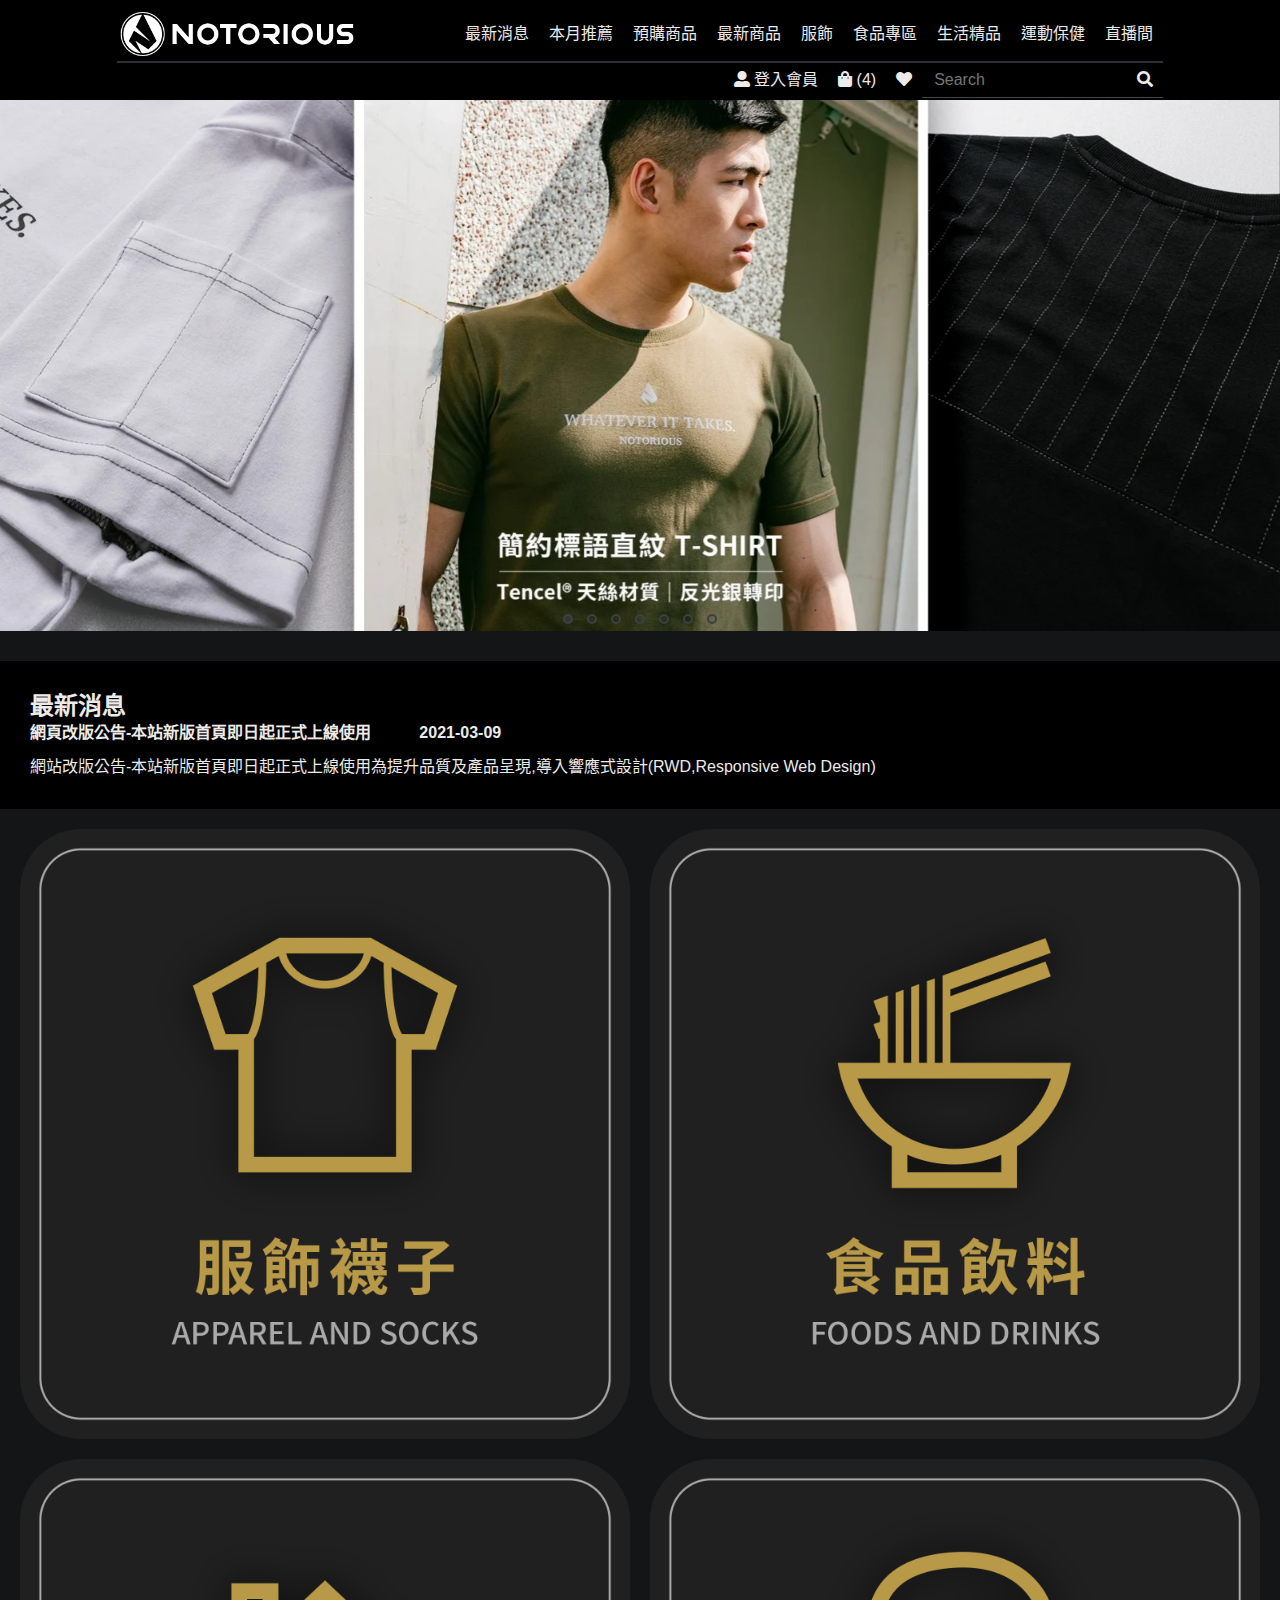
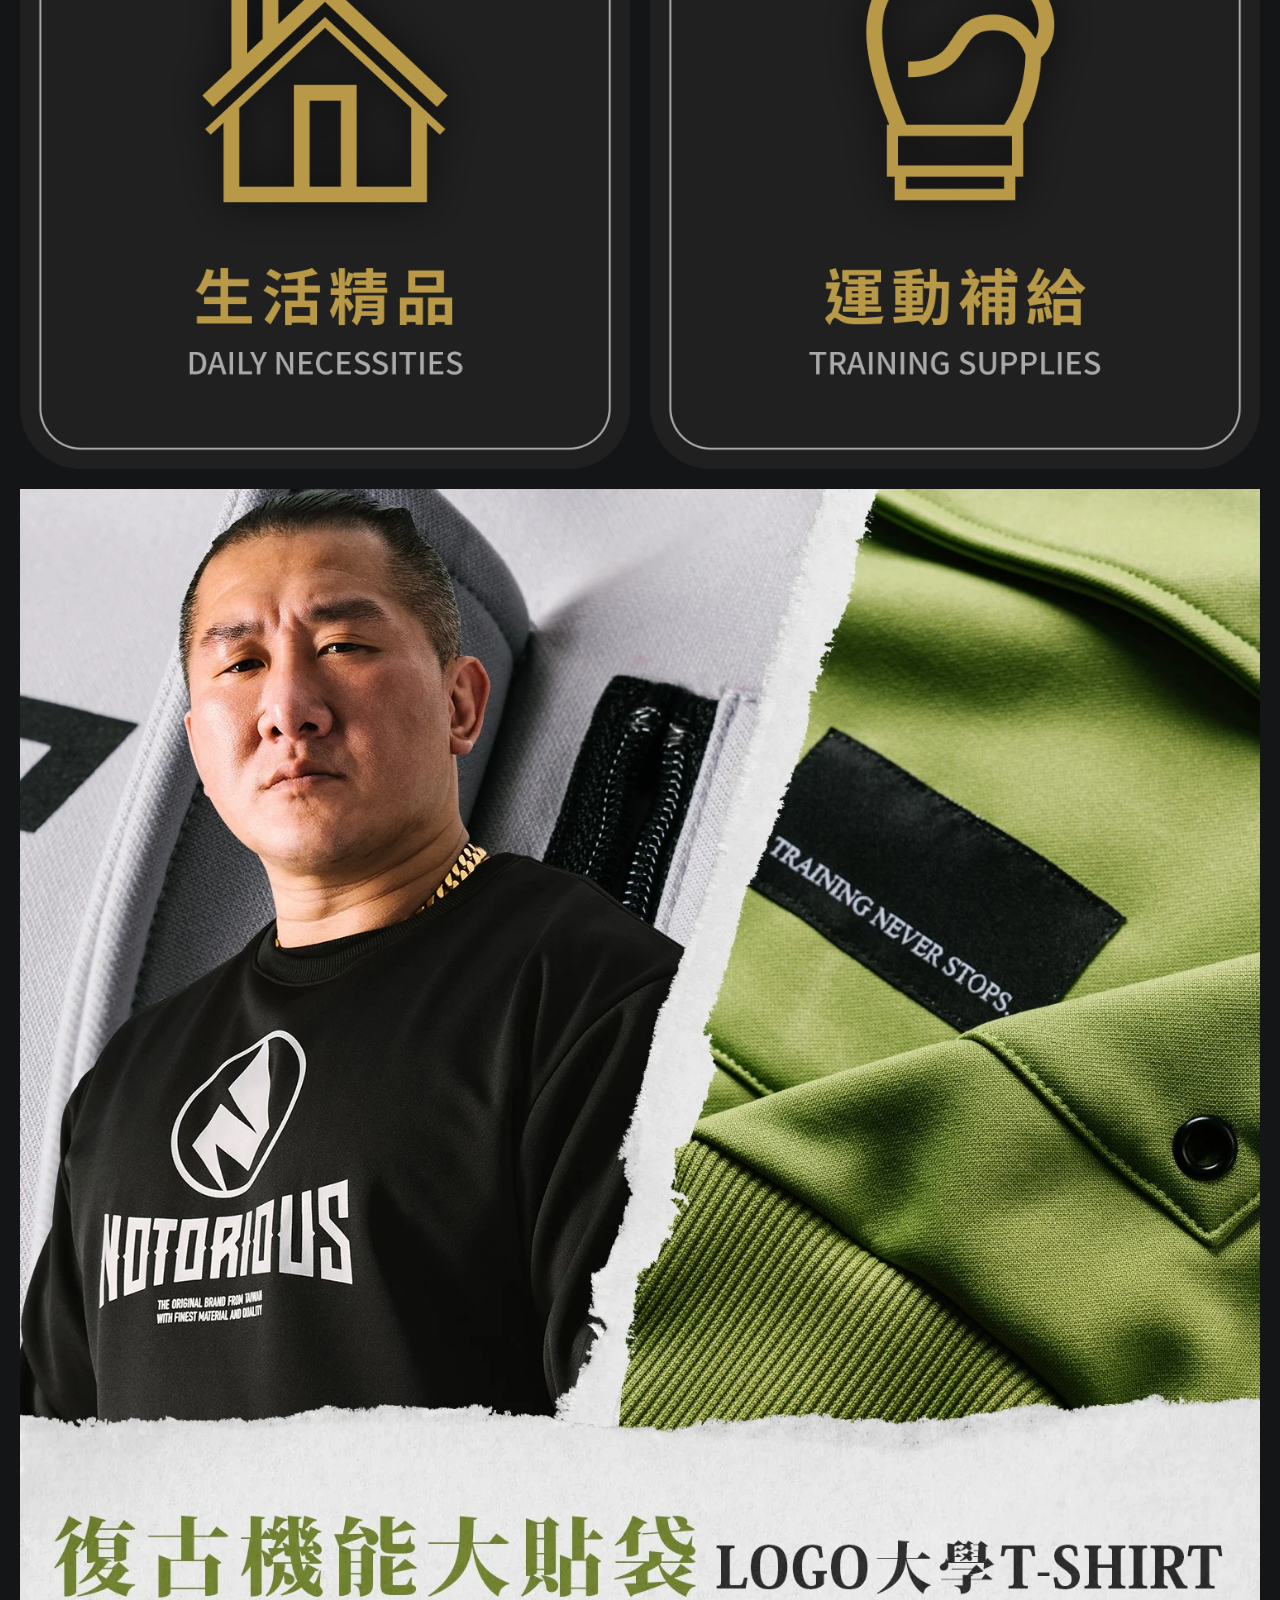
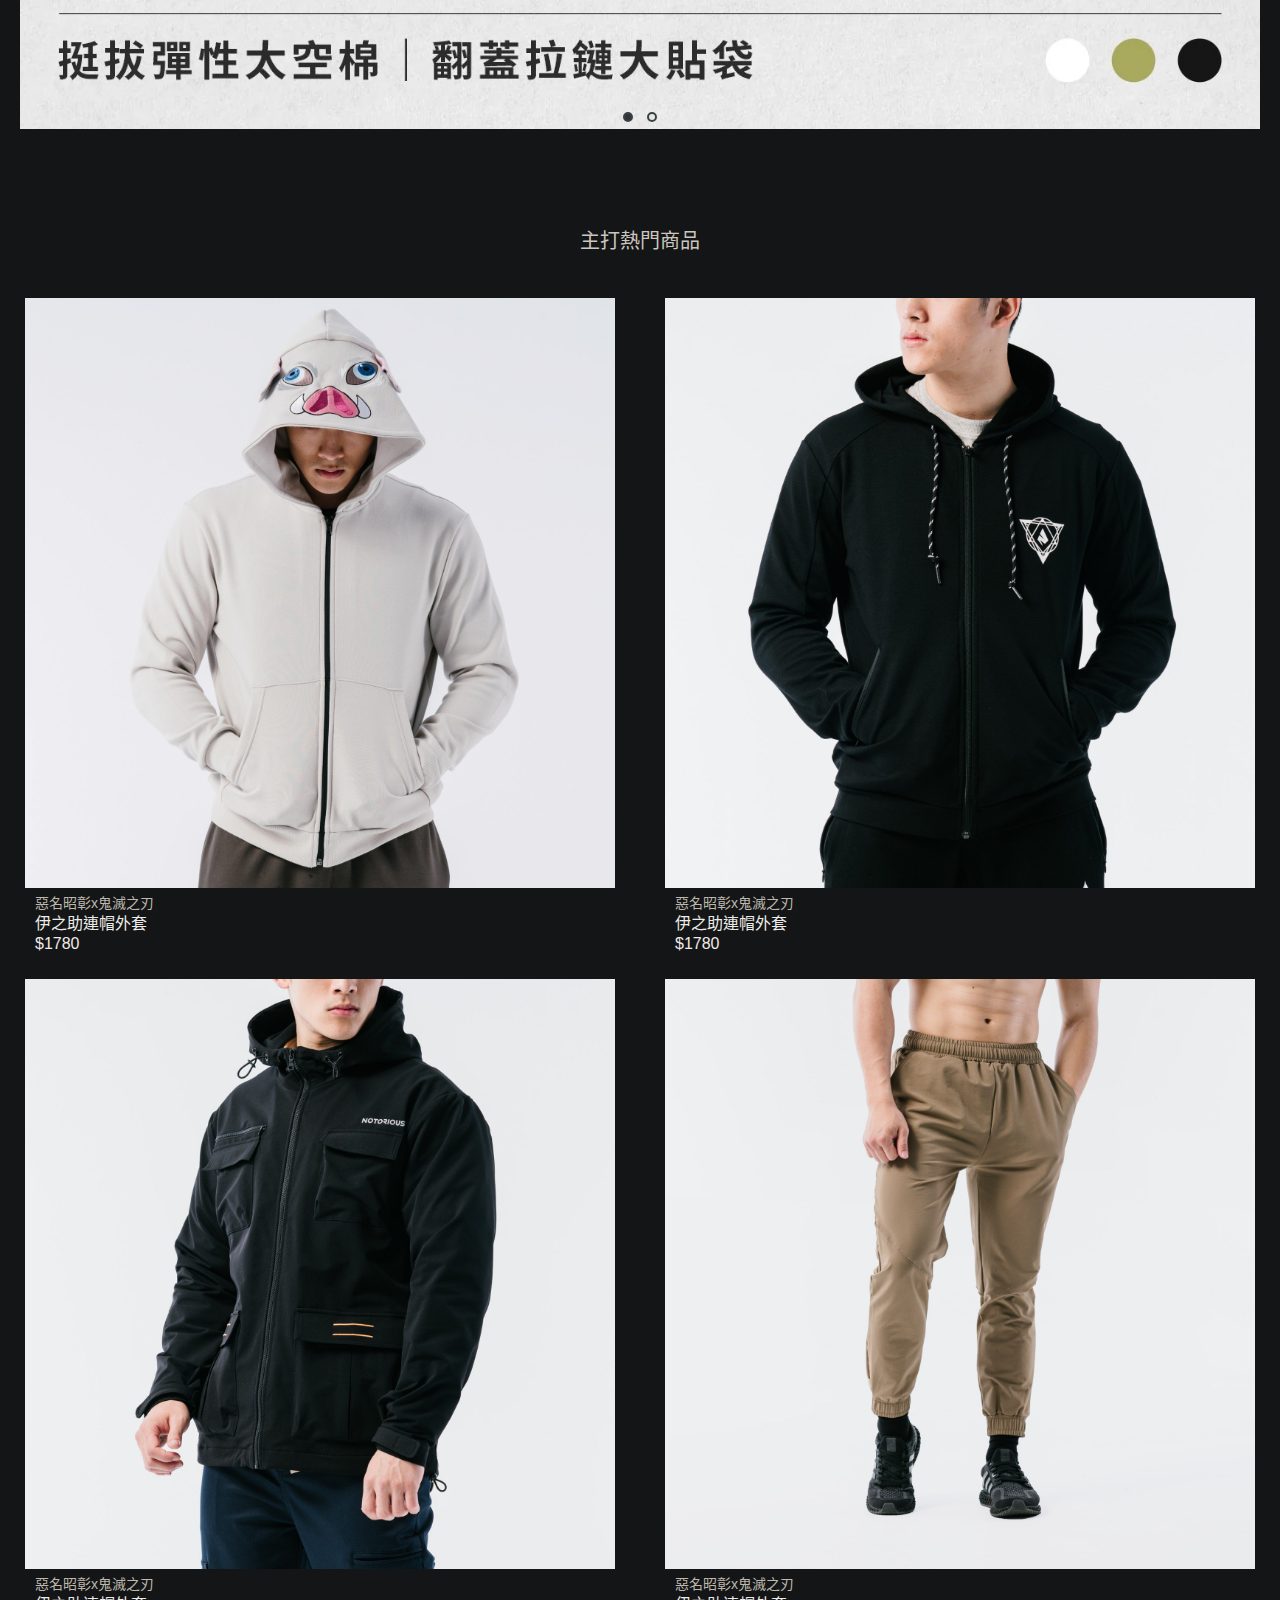
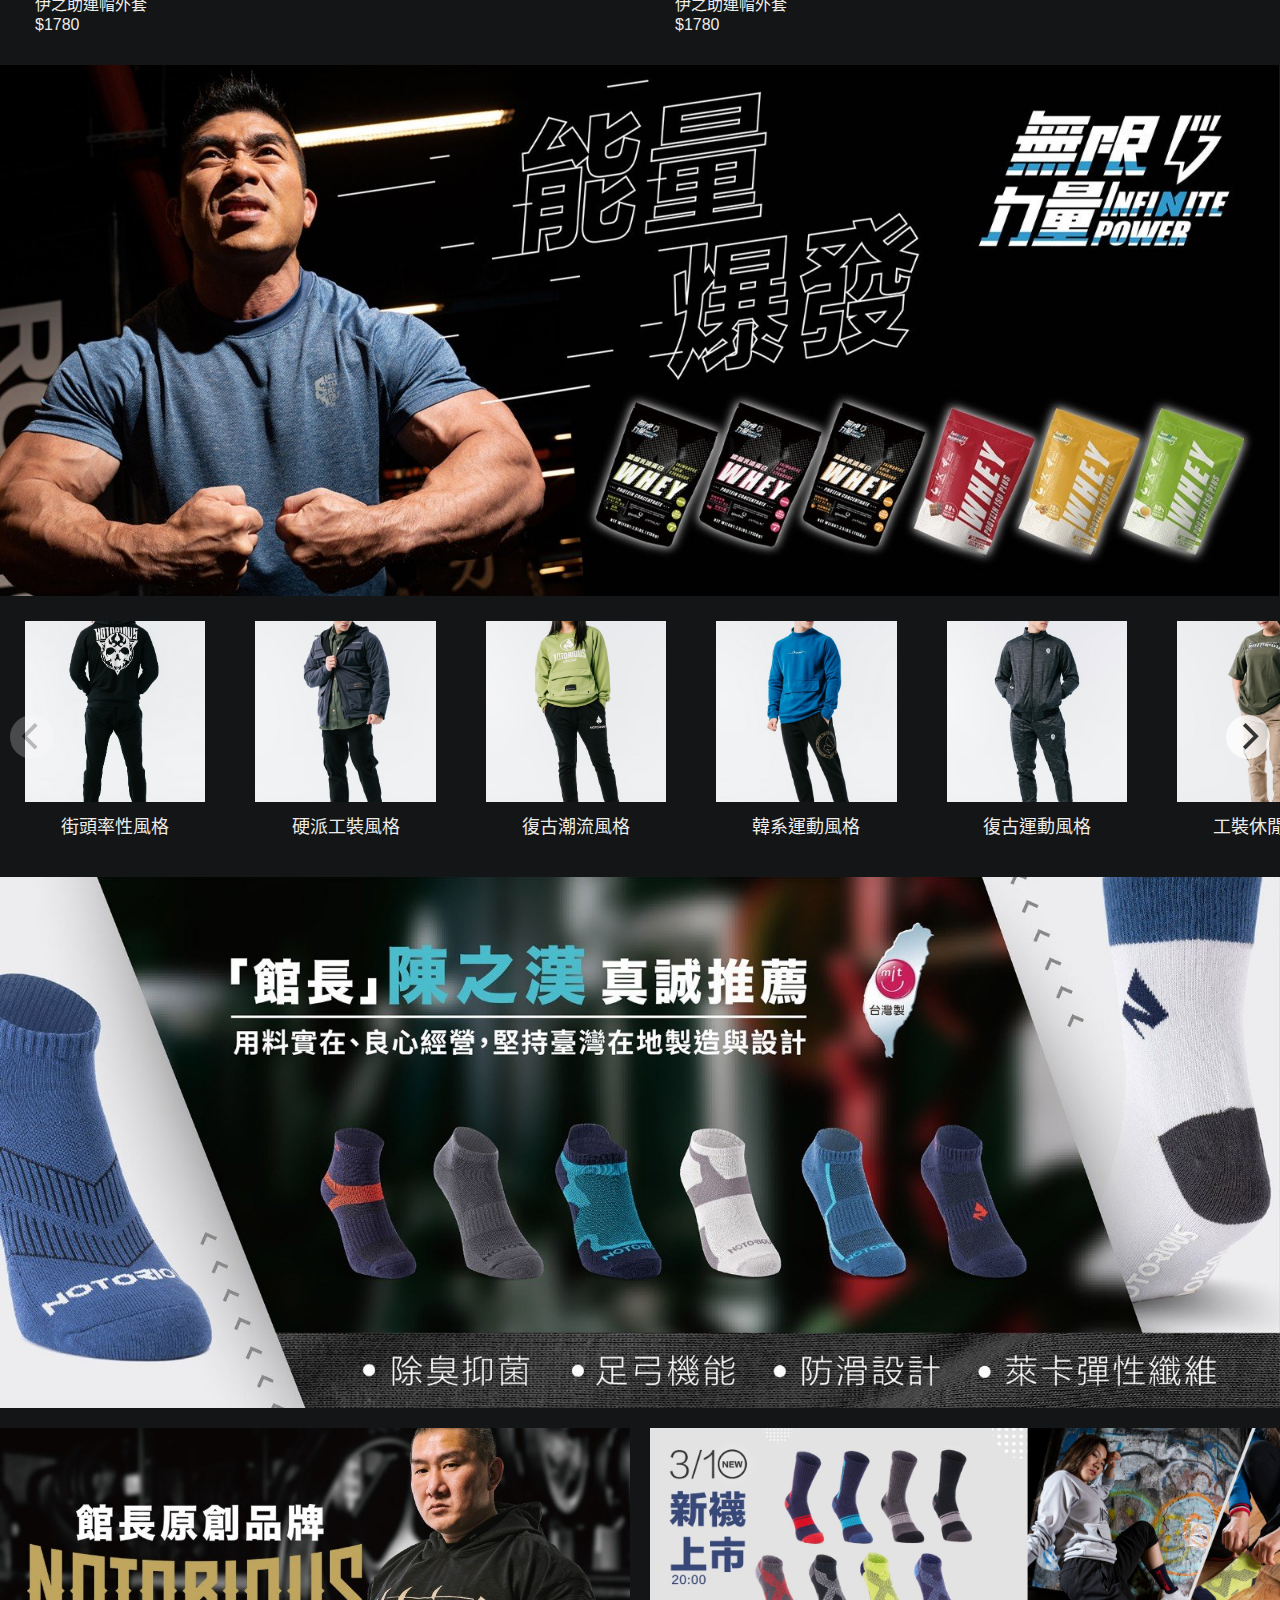
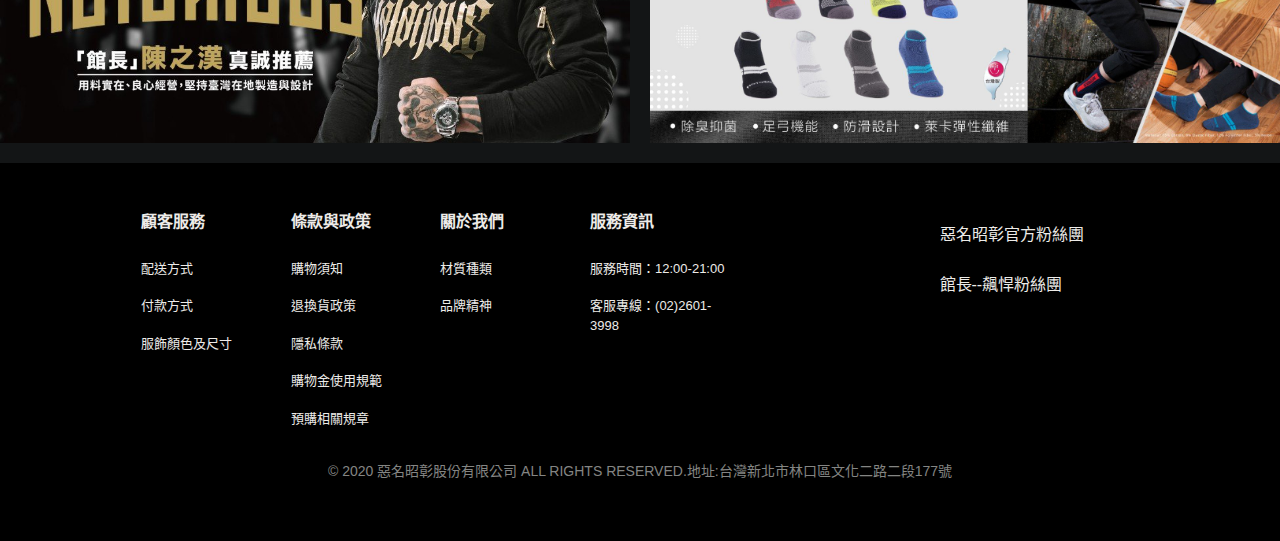
<file: index.html>
<!DOCTYPE html>
<html lang="zh-TW">
<head>
    <meta charset="UTF-8">
    <meta name="viewport" content="width=device-width, initial-scale=1.0">
    <title>notorious</title>
    <link rel="stylesheet" href="./vendor/normalize_css/normalize.css">
    <link rel="stylesheet" href="./vendor/fontawesome-free-5.13.0-web/css/fontawesome.css">
	<link rel="stylesheet" href="./vendor/fontawesome-free-5.13.0-web/css/brands.css">
    <link rel="stylesheet" href="./vendor/fontawesome-free-5.13.0-web/css/solid.css">
    <link rel="stylesheet" href="./vendor/fontawesome-free-5.13.0-web/css/">
    <link rel="stylesheet" href="./css/normalize.css">
    <link rel="stylesheet" href="./vendor/OwlCarousel2-2.3.4/assets/owl.carousel.css">
    <link rel="stylesheet" href="./vendor/OwlCarousel2-2.3.4/assets/owl.theme.default.css">
    <link rel="stylesheet" href="./vendor/flickity/flickity.css">
    <link rel="stylesheet" href="./css/style.css">
</head>
<body>
    <div class="wrapper">
        <div class="header">
            <div class="navbar">
                <div id="recom-popup-menu" class="recom-popup-menu">
                    <div class="container4">
                        <ul id="menu" class="popup">
                            <div class="row">
                                <div class="col-lg-2pd">
                                    <ul>
                                        <li class="popup-title">
                                            <a href="recommend1.html" class="popup-title">強打預購</a>
                                        </li>
                                        <li class="popup-item">
                                            <a href="recommend2" class="popup-link">鬼滅之刃</a>
                                        </li>
                                        <li class="popup-item">
                                            <a href="recommend3" class="popup-link">女款短袖</a>
                                        </li>
                                        <li class="popup-item">
                                            <a href="recommend4" class="popup-link">男款背心</a>
                                        </li>
                                        <li class="popup-item">
                                            <a href="recommend5" class="popup-link">男款短袖</a>
                                        </li>
                                        <li class="popup-item">
                                            <a href="recommend6" class="popup-link">男款長袖</a>
                                        </li>
                                    </ul>
                                </div>
                                <div class="col-lg-2pd">
                                    <ul>
                                        <li class="popup-title">
                                            <a href="recommend7" class="popup-title">特惠活動</a>
                                        </li>
                                        <li class="popup-item">
                                            <a href="recommend8" class="popup-link">年後鏟肉計畫</a>
                                        </li>
                                    </ul>
                                </div>
                                <div class="col-lg-2pd">
                                    <ul>
                                        <li class="popup-title">
                                            <a href="recommend9" class="popup-title">吃貨看過來</a>
                                        </li>
                                        <li class="popup-item">
                                            <a href="recommend10" class="popup-link">嚴選海鮮3000免運</a>
                                        </li>
                                        <li class="popup-item">
                                            <a href="recommend12" class="popup-link">休閒零食</a>
                                        </li>
                                        <li class="popup-item">
                                            <a href="recommend11" class="popup-link">大份量冷凍調理包買千免運</a>
                                        </li>
                                        <li class="popup-item">
                                            <a href="recommend12" class="popup-link">麵麵俱到</a>
                                        </li>
                                    </ul>
                                </div>
                            </div>
                        </ul>
                    </div>
                </div>
                <div id="pre-popup-menu" class="pre-popup-menu">
                    <div class="container4">
                        <ul id="menu" class="popup">
                            <div class="row">
                                <div class="col-lg-2pd">
                                    <ul>
                                        <li class="popup-title">
                                            <a href="#pre1" class="popup-title">Notorious 服飾預購</a>
                                        </li>
                                        <li class="popup-item">
                                            <a href="#pre2" class="popup-link">鬼滅之刃</a>
                                        </li>
                                        <li class="popup-item">
                                            <a href="#pre3" class="popup-link">女款短袖</a>
                                        </li>
                                        <li class="popup-item">
                                            <a href="#pre4" class="popup-link">男款背心</a>
                                        </li>
                                        <li class="popup-item">
                                            <a href="#pre5" class="popup-link">男款短袖</a>
                                        </li>
                                        <li class="popup-item">
                                            <a href="#pre6" class="popup-link">男款長袖</a>
                                        </li>
                                    </ul>
                                </div>
                            </div>
                        </ul>
                    </div>
                </div>
                <div id="com-popup-menu" class="com-popup-menu">
                    <div class="container4">
                        <ul id="menu" class="popup">
                            <div class="row">
                                <div class="col-lg-2pd">
                                    <ul>
                                        <li class="popup-title">
                                            <a href="#com1" class="popup-title">現貨商品</a>
                                        </li>
                                        <li class="popup-item">
                                            <a href="#com2" class="popup-link">3月新品</a>
                                        </li>
                                        <li class="popup-item">
                                            <a href="#com3" class="popup-link">2月新品</a>
                                        </li>
                                        <li class="popup-item">
                                            <a href="#com4" class="popup-link">1月新品</a>
                                        </li>
                                        <li class="popup-item">
                                            <a href="#com5" class="popup-link">12月新品</a>
                                        </li>
                                        <li class="popup-item">
                                            <a href="#com6" class="popup-link">11月新品</a>
                                        </li>
                                    </ul>
                                </div>
                                <div class="col-lg-2pd">
                                    <ul>
                                        <li class="popup-title">
                                            <a href="#com7" class="popup-title">本月推薦</a>7
                                        </li>
                                        <li class="popup-item">
                                            <a href="#com8" class="popup-link">鬼滅之刃</a>
                                        </li>
                                        <li class="popup-item">
                                            <a href="#com9" class="popup-link">熱銷商品補貨到</a>
                                        </li>
                                        <li class="popup-item">
                                            <a href="#com10" class="popup-link">新上市精品這裡找!</a>
                                        </li>
                                    </ul>
                                </div>
                            </div>
                        </ul>
                    </div>
                </div>
                <div id="apparel-popup-menu" class="apparel-popup-menu">
                    <div class="container4">
                        <ul id="menu" class="popup">
                            <div class="row">
                                <div class="col-lg-2pd">
                                    <ul>
                                        <li class="popup-title">
                                            <a href="#cloths" class="popup-title">上衣</a>
                                        </li>
                                        <li class="popup-item">
                                            <a href="#clothe1" class="popup-link">背心</a>
                                        </li>
                                        <li class="popup-item">
                                            <a href="#cloths2" class="popup-link">短袖</a>
                                        </li>
                                        <li class="popup-item">
                                            <a href="#cloths3" class="popup-link">七分袖</a>
                                        </li>
                                        <li class="popup-item">
                                            <a href="#cloths4" class="popup-link">長袖</a>
                                        </li>
                                        <li class="popup-item">
                                            <a href="#cloths5" class="popup-link">外套</a>
                                        </li>
                                        <li class="popup-item">
                                            <a href="#cloths6" class="popup-link">毛衣</a>
                                        </li>
                                    </ul>
                                </div>
                                <div class="col-lg-2pd">
                                    <ul>
                                        <li class="popup-title">
                                            <a href="#pants1" class="popup-title">褲子</a>
                                        </li>
                                        <li class="popup-item">
                                            <a href="#pants2" class="popup-link">短褲</a>
                                        </li>
                                        <li class="popup-item">
                                            <a href="#pants3" class="popup-link">長褲</a>
                                        </li>
                                        <li class="popup-item">
                                            <a href="#pants4" class="popup-link">緊身褲</a>
                                        </li>
                                        <li class="popup-item">
                                            <a href="#pants5" class="popup-link">牛仔褲</a>
                                        </li>
                                    </ul>
                                </div>
                                <div class="col-lg-2pd">
                                    <ul>
                                        <li class="popup-title">
                                            <a href="#sock1" class="popup-title">襪子</a>
                                        </li>
                                        <li class="popup-item">
                                            <a href="#sock2" class="popup-link">22-28cm船型薄襪</a>
                                        </li>
                                        <li class="popup-item">
                                            <a href="#sock2" class="popup-link">22-28cm船型休閒襪</a>
                                        </li>
                                        <li class="popup-item">
                                            <a href="#sock3" class="popup-link">22-28cm船型氣墊襪</a>
                                        </li>
                                        <li class="popup-item">
                                            <a href="#sock4" class="popup-link">22-26cm船型氣墊襪</a>
                                        </li>
                                        <li class="popup-item">
                                            <a href="#sock5" class="popup-link">22-28cm1/2氣墊襪</a>
                                        </li>
                                        <li class="popup-item">
                                            <a href="#sock6" class="popup-link">22-28cm1/4氣墊襪</a>
                                        </li>
                                        <li class="popup-item">
                                            <a href="#sock7" class="popup-link">22-28cm中筒氣墊襪</a>
                                        </li>
                                        <li class="popup-item">
                                            <a href="#sock8" class="popup-link">22-28c隱形襪</a>
                                        </li>
                                        <li class="popup-item">
                                            <a href="#sock9" class="popup-link">22-26cm隱形襪</a>
                                        </li>
                                        <li class="popup-item">
                                            <a href="#sock10" class="popup-link">22-28cm五指襪</a>
                                        </li>
                                        <li class="popup-item">
                                            <a href="#sock11" class="popup-link">22-28cm保暖襪</a>
                                        </li>
                                        <li class="popup-item">
                                            <a href="#sock12" class="popup-link">25-32cm加大款</a>
                                        </li>
                                        <li class="popup-item">
                                            <a href="#sock13" class="popup-link">24-30cm紳士襪</a>
                                        </li>
                                        <li class="popup-item">
                                            <a href="#sock14" class="popup-link">17-21cm大童襪</a>
                                        </li>
                                        <li class="popup-item">
                                            <a href="#sock15" class="popup-link">13-17cm小童襪</a>
                                        </li>
                                    </ul>
                                </div>
                                <div class="col-lg-2pd">
                                    <ul>
                                        <li class="popup-title">
                                            <a href="#fitt1" class="popup-title">配件</a>
                                        </li>
                                        <li class="popup-item">
                                            <a href="#fitt2" class="popup-link">香水</a>
                                        </li>
                                        <li class="popup-item">
                                            <a href="#fitt3" class="popup-link">帽子</a>
                                        </li>
                                        <li class="popup-item">
                                            <a href="#fitt4" class="popup-link">墨鏡</a>
                                        </li>
                                        <li class="popup-item">
                                            <a href="#fitt5" class="popup-link">背包</a>
                                        </li>
                                        <li class="popup-item">
                                            <a href="#fitt6" class="popup-link">拖鞋</a>
                                        </li>
                                        <li class="popup-item">
                                            <a href="#fitt7" class="popup-link">毛巾</a>
                                        </li>
                                        <li class="popup-item">
                                            <a href="#fitt8" class="popup-link">內褲</a>
                                        </li>
                                    </ul>
                                </div>
                                <div class="col-lg-2pd">
                                    <ul>
                                        <li class="popup-title">
                                            <a href="#meta1" class="popup-title">材質</a>
                                        </li>
                                        <li class="popup-item">
                                            <a href="#meta2" class="popup-link">天絲莫代爾</a>
                                        </li>
                                        <li class="popup-item">
                                            <a href="#meta3" class="popup-link">UnlimitedCotton</a>
                                        </li>
                                        <li class="popup-item">
                                            <a href="#meta4" class="popup-link">Drive-Train</a>
                                        </li>
                                        <li class="popup-item">
                                            <a href="#meta5" class="popup-link">TaxSilver</a>
                                        </li>
                                        <li class="popup-item">
                                            <a href="#meta6" class="popup-link">CottonEVO</a>
                                        </li>
                                        <li class="popup-item">
                                            <a href="#meta7" class="popup-link">TaxZinc</a>
                                        </li>
                                        <li class="popup-item">
                                            <a href="#meta8" class="popup-link">IcedLite</a>
                                        </li>
                                        <li class="popup-item">
                                            <a href="#meta9" class="popup-link">Cordura</a>
                                        </li>
                                    </ul>
                                </div>
                                <div class="col-lg-2pd">
                                    <ul>
                                        <li class="popup-title">
                                            <a href="#apparel" class="popup-title">商品換貨運費</a>
                                        </li>
                                    </ul>
                                </div>
                            </div>
                        </ul>
                    </div>
                </div>
                <div id="foods-popup-menu" class="foods-popup-menu">
                    <div class="container4">
                        <ul id="menu" class="popup">
                            <div class="row">
                                <div class="col-lg-2pd">
                                    <ul>
                                        <li class="popup-title">
                                            <a href="#freez1" class="popup-title">冷凍專區</a>
                                        </li>
                                        <li class="popup-item">
                                            <a href="#freez2" class="popup-link">冰淇淋</a>
                                        </li>
                                        <li class="popup-item">
                                            <a href="#freez3" class="popup-link">冷凍調理包</a>
                                        </li>
                                        <li class="popup-item">
                                            <a href="#freez4" class="popup-link">浦燒鰻</a>
                                        </li>
                                        <li class="popup-item">
                                            <a href="#freez5" class="popup-link">冷凍海鮮</a>
                                        </li>
                                    </ul>
                                </div>
                                <div class="col-lg-2pd">
                                    <ul>
                                        <li class="popup-title">
                                            <a href="#homo1" class="popup-title">常溫食品</a>
                                        </li>
                                        <li class="popup-item">
                                            <a href="#homo2" class="popup-link">麻辣鴨血</a>
                                        </li>
                                        <li class="popup-item">
                                            <a href="#homo3" class="popup-link">豬肉條</a>
                                        </li>
                                        <li class="popup-item">
                                            <a href="#homo4" class="popup-link">爆米花</a>
                                        </li>
                                        <li class="popup-item">
                                            <a href="#homo5" class="popup-link">True麵</a>
                                        </li>
                                        <li class="popup-item">
                                            <a href="#homo6" class="popup-link">花生牛奶</a>
                                        </li>
                                        <li class="popup-item">
                                            <a href="#homo7" class="popup-link">手撕魷魚條</a>
                                        </li>
                                    </ul>
                                </div>
                                <div class="col-lg-2pd">
                                    <ul>
                                        <li class="popup-title">
                                            <a href="#honey1" class="popup-title">蜂蜜工坊</a>
                                        </li>
                                        <li class="popup-item">
                                            <a href="#honey2" class="popup-link">大花咸豐草蜜</a>
                                        </li>
                                        <li class="popup-item">
                                            <a href="#honey3" class="popup-link">蜂膠</a>
                                        </li>
                                        <li class="popup-item">
                                            <a href="#honey4" class="popup-link">綜合堅果</a>
                                        </li>
                                        <li class="popup-item">
                                            <a href="#honey5" class="popup-link">蜂蜜檸檬機能飲</a>
                                        </li>
                                    </ul>
                                </div>
                                <div class="col-lg-2pd">
                                    <ul>
                                        <li class="popup-title">
                                            <a href="#water1" class="popup-title">水</a>
                                        </li>
                                        <li class="popup-item">
                                            <a href="#water2" class="popup-link">海洋深層水</a>
                                        </li>
                                    </ul>
                                </div>
                                <div class="col-lg-2pd">
                                    <ul>
                                        <li class="popup-title">
                                            <a href="#foods" class="popup-title">食品外島商品運費</a>
                                        </li>
                                    </ul>
                                </div>
                            </div>
                        </ul>
                    </div>
                </div>
                <div id="life-popup-menu" class="life-popup-menu">
                    <div class="container4">
                        <ul id="menu" class="popup">
                            <div class="row">
                                <div class="col-lg-2pd">
                                    <ul>
                                        <li class="popup-title">
                                            <a href="#muen1" class="popup-title">沐恩</a>
                                        </li>
                                        <li class="popup-item">
                                            <a href="#muen2" class="popup-link">衛浴組</a>
                                        </li>
                                        <li class="popup-item">
                                            <a href="#muen3" class="popup-link">環保隨身杯</a>
                                        </li>
                                        <li class="popup-item">
                                            <a href="#muen4" class="popup-link">壓克力寵物餐桌</a>
                                        </li>
                                        <li class="popup-item">
                                            <a href="#muen5" class="popup-link">整理收納</a>
                                        </li>
                                    </ul>
                                </div>
                                <div class="col-lg-2pd">
                                    <ul>
                                        <li class="popup-title">
                                            <a href="#clean1" class="popup-title">清潔整理</a>
                                        </li>
                                        <li class="popup-item">
                                            <a href="#clean2" class="popup-link">臉部保養</a>
                                        </li>
                                        <li class="popup-item">
                                            <a href="#clean3" class="popup-link">洗髮精/沐浴乳</a>
                                        </li>
                                    </ul>
                                </div>
                                <div class="col-lg-2pd">
                                    <ul>
                                        <li class="popup-title">
                                            <a href="#pro1" class="popup-title">防護淨化</a>
                                        </li>
                                        <li class="popup-item">
                                            <a href="#pro2" class="popup-link">三層收取式衛生紙</a>
                                        </li>
                                        <li class="popup-item">
                                            <a href="#pro3" class="popup-link">免沖洗潔手</a>
                                        </li>
                                        <li class="popup-item">
                                            <a href="#pro4" class="popup-link">肥皂</a>
                                        </li>
                                        <li class="popup-item">
                                            <a href="#pro5" class="popup-link">安全帽清潔慕斯</a>
                                        </li>
                                    </ul>
                                </div>
                                <div class="col-lg-2pd">
                                    <ul>
                                        <li class="popup-title">
                                            <a href="#home1" class="popup-title">居家生活</a>
                                        </li>
                                        <li class="popup-item">
                                            <a href="#home2" class="popup-link">吸塵器</a>
                                        </li>
                                        <li class="popup-item">
                                            <a href="#home3" class="popup-link">烤箱</a>
                                        </li>
                                        <li class="popup-item">
                                            <a href="#home4" class="popup-link">空氣清淨機</a>
                                        </li>
                                        <li class="popup-item">
                                            <a href="#home5" class="popup-link">多功能烹調盒</a>
                                        </li>
                                    </ul>
                                </div>
                                <div class="col-lg-2pd">
                                    <ul>
                                        <li class="popup-title">
                                            <a href="#life" class="popup-title">生活精品外島商品運費</a>
                                        </li>
                                    </ul>
                                </div>
                            </div>
                        </ul>
                    </div>
                </div>
                <div id="move-popup-menu" class="move-popup-menu">
                    <div class="container4">
                        <ul id="menu" class="popup">
                            <div class="row">
                                <div class="col-lg-2pd">
                                    <ul>
                                        <li class="popup-title">
                                            <a href="#prot1" class="popup-title">蛋白補給</a>
                                        </li>
                                        <li class="popup-item">
                                            <a href="#prot2" class="popup-link">濃縮乳清蛋白</a>
                                        </li>
                                        <li class="popup-item">
                                            <a href="#prot3" class="popup-link">分離乳清蛋白</a>
                                        </li>
                                        <li class="popup-item">
                                            <a href="#prot4" class="popup-link">分離大豆蛋白</a>
                                        </li>
                                        <li class="popup-item">
                                            <a href="#prot5" class="popup-link">能量乳清蛋白</a>
                                        </li>
                                    </ul>
                                </div>
                                <div class="col-lg-2pd">
                                    <ul>
                                        <li class="popup-title">
                                            <a href="#pns1" class="popup-title">專業營養補給</a>
                                        </li>
                                        <li class="popup-item">
                                            <a href="#pns2" class="popup-link">訓練補給</a>
                                        </li>
                                        <li class="popup-item">
                                            <a href="#pns3" class="popup-link">能量點心/沐浴乳</a>
                                        </li>
                                    </ul>
                                </div>
                                <div class="col-lg-2pd">
                                    <ul>
                                        <li class="popup-title">
                                            <a href="#fanshion1" class="popup-title">時尚運動</a>
                                        </li>
                                        <li class="popup-item">
                                            <a href="#fashion2" class="popup-link">運動水壺</a>
                                        </li>
                                    </ul>
                                </div>
                            </div>
                        </ul>
                    </div>
                </div>
                <div class="container">
                    <a href="index.html" class="brand">
                        <h1>notorious</h1>
                    </a>
                    <div class="menu-icon">
                        <a href="index.html" class="brand2">
                            <h1>notorious</h1>
                        </a>
                        <div class="nav-icon">
                            <a href="#!" class="icon-btn">
                                <i class="fas fa-bars"></i>
                            </a>
                        </div>
                        <div class="nav-icon">
                            <a href="#!" class="icon-btn">
                                <i class="fas fa-user"></i>
                            </a>
                        </div>
                        <div class="nav-icon">
                            <a href="#!" class="icon-btn">
                                <i class="fas fa-shopping-bag"></i>
                            </a>
                        </div>
                        <div class="nav-icon">
                            <a href="#!" class="icon-btn">
                                <i class="fas fa-search"></i>
                            </a>
                        </div>
                    </div>
                    <div class="menu">
                        <ul class="nav">
                            <li class="nav-item">
                                <a href="news_page1.html" class="nav-link">最新消息</a>
                            </li>
                            <li class="nav-item">
                                <a href="#recom-popup-menu" class="nav-link">本月推薦</a>
                            </li>
                            <li class="nav-item">
                                <a href="#pre-popup-menu" class="nav-link">預購商品</a>
                            </li>
                            <li class="nav-item">
                                <a href="#com-popup-menu" class="nav-link">最新商品</a>
                            </li>
                            <li class="nav-item">
                                <a href="#apparel-popup-menu" class="nav-link">服飾</a>
                            </li>
                            <li class="nav-item">
                                <a href="#foods-popup-menu" class="nav-link">食品專區</a>
                            </li>
                            <li class="nav-item">
                                <a href="#life-popup-menu" class="nav-link">生活精品</a>
                            </li>
                            <li class="nav-item">
                                <a href="#move-popup-menu" class="nav-link">運動保健</a>
                            </li>
                            <li class="nav-item">
                                <a href="#!" class="nav-link">直播間</a>
                            </li>
                        </ul>
                        <div class="menu2">
                            <ul class="nav2">
                                <li class="nav-item">
                                    <a href="#!" class="nav-link icon-btn">
                                        <i class="fas fa-user-alt"></i>
                                        登入會員
                                    </a>
                                </li>
                                <li class="nav-item">
                                    <a href="#!" class="nav-link icon-btn">                                 
                                        <i class="fas fa-shopping-bag"></i>
                                        (4)
                                    </a>
                                </li>
                                <li class="nav-item">
                                    <a href="#!" class="nav-link icon-btn">
                                        <i class="fas fa-heart"></i>
                                    </a>
                                </li>
                                <li class="nav-item">
                                    <a href="#!" class="search icon-btn">
                                        <input class="menu-search" type="text" placeholder="Search">
                                        <i class="fas fa-search"></i>
                                    </a>
                                </li>
                            </ul>
                        </div>
                    </div>
                </div>
            </div>
        </div>
        <div class="main">
            <div class="owl-carousel owl-theme">
                <div class="image-container2">
                    <div class="image2 " style="background-image: url('./images/main01.jpg');"></div>
                </div>
                <div class="image-container2">
                    <div class="image2 " style="background-image: url('./images/main02.jpg');"></div>
                </div>
                <div class="image-container2">
                    <div class="image2 " style="background-image: url('./images/main03.jpg');"></div>
                </div>
                <div class="image-container2">
                    <div class="image2 " style="background-image: url('./images/main04.jpg');"></div>
                </div>
                <div class="image-container2">
                    <div class="image2 " style="background-image: url('./images/main05.jpg');"></div>
                </div>
                <div class="image-container2">
                    <div class="image2 " style="background-image: url('./images/main06.jpg');"></div>
                </div>
                <div class="image-container2">
                    <div class="image2 " style="background-image: url('./images/main07.jpg');"></div>
                </div>
            </div>
        </div>
        <div id="news"class="hero hero-one">
            <div class="news-preview">
                <h2 class="title">
                    <a href="#!" class="news-title">最新消息</a>
                </h2>
                <a href="#!" class="news-para">
                    <div class="preview" style="font-weight: bold;">
                         網頁改版公告-本站新版首頁即日起正式上線使用&emsp;&emsp;&emsp;2021-03-09<br>
                    </div>
                    <div class="preview-con">
                        網站改版公告-本站新版首頁即日起正式上線使用為提升品質及產品呈現,導入響應式設計(RWD,Responsive Web Design)

                    </div>
                </a>
            </div>
        </div>
        <div id="about"class="about hero hero-two">
            <div class="row">
                <div class="col-lg-3 col-md-6">
                    <div class="socks pad20">
                        <div class="image-container">
                            <div class="image" style="background-image: url('./images/socks.png');"></div>
                        </div>
                    </div>
                    <div class="house pad20">
                        <div class="image-container">
                            <div class="image" style="background-image: url('./images/house.png');"></div>
                        </div>
                    </div>
                </div>
                <div class="col-lg-3 col-md-6">
                    <div class="foods pad20">
                        <div class="image-container">
                            <div class="image" style="background-image: url('./images/foods.png');"></div>
                        </div>
                    </div>
                    <div class="training pad20">
                        <div class="image-container">
                            <div class="image" style="background-image: url('./images/training.png');"></div>
                        </div>
                    </div>
                </div>
                <div class="col-lg-6 col-md-12">
                    <div class="tshirt01 pad20">
                        <div class="owl-carousel owl-theme">
                            <div class="image-container">
                                <a href="#!" class="image" style="background-image: url('./images/tshirt01.jpg');"></a>
                            </div>
                            <div class="image-container">
                                <a href="#!" class="image" style="background-image: url('./images/tshirt00.jpg');"></a>
                            </div>
                        </div>
                    </div>
                </div>
            </div>
        </div>
        <div id="hots" class="hots hero hero-one">
            <div class="hots-title">主打熱門商品</div>
        </div>
        <div id="tshirt"class="tshirt">
            <div class="row">
                <div class="col-lg-3 col-md-6">
                    <div class="tshirt02 pad25">
                        <div class="image-container">
                            <div class="image" style="background-image: url('./images/tshirt02.jpg');"></div>
                        </div>
                        <div class="tshirt-title">惡名昭彰x鬼滅之刃</div>
                        <div class="tshirt-name">伊之助連帽外套</div>
                        <div class="money">$1780</div>
                    </div>
                </div>
                <div class="col-lg-3 col-md-6">
                    <div class="tshirt02 pad25">
                        <div class="image-container">
                            <div class="image" style="background-image: url('./images/tshirt03.jpg');"></div>
                        </div>
                        <div class="tshirt-title">惡名昭彰x鬼滅之刃</div>
                        <div class="tshirt-name">伊之助連帽外套</div>
                        <div class="money">$1780</div>
                    </div>
                </div>
                <div class="col-lg-3 col-md-6">
                    <div class="tshirt02 pad25">
                        <div class="image-container">
                            <div class="image" style="background-image: url('./images/tshirt04.jpg');"></div>
                        </div>
                        <div class="tshirt-title">惡名昭彰x鬼滅之刃</div>
                        <div class="tshirt-name">伊之助連帽外套</div>
                        <div class="money">$1780</div>
                    </div>
                </div>
                <div class="col-lg-3 col-md-6">
                    <div class="tshirt02 pad25">
                        <div class="image-container">
                            <div class="image" style="background-image: url('./images/tshirt05.jpg');"></div>
                        </div>
                        <div class="tshirt-title">惡名昭彰x鬼滅之刃</div>
                        <div class="tshirt-name">伊之助連帽外套</div>
                        <div class="money">$1780</div>
                    </div>
                </div>
            </div>
        </div>
        <div id="infinite"class="infinite">
            <div class="image-container2">
                <div class="image2" style="background-image: url('./images/infinite.jpg');"></div>
            </div>
        </div>
        <div id="tshirt2"class="tshirt2">
            <div class="main-carousel">
                <div class="carousel-cell">
                    <div class="tshirt02 pad25">
                        <div class="image-container">
                            <div class="image" style="background-image: url('./images/tshirt201.jpg');"></div>
                        </div>
                        <div class="tshirt2-title">街頭率性風格</div>
                    </div>
                </div>
                <div class="carousel-cell">
                    <div class="tshirt02 pad25">
                        <div class="image-container">
                            <div class="image" style="background-image: url('./images/tshirt202.jpg');"></div>
                        </div>
                        <div class="tshirt2-title">硬派工裝風格</div>
                    </div>
                </div>
                <div class="carousel-cell">
                    <div class="tshirt02 pad25">
                        <div class="image-container">
                            <div class="image" style="background-image: url('./images/tshirt203.jpg');"></div>
                        </div>
                        <div class="tshirt2-title">復古潮流風格</div>
                    </div>
                </div>
                <div class="carousel-cell">
                    <div class="tshirt02 pad25">
                        <div class="image-container">
                            <div class="image" style="background-image: url('./images/tshirt204.jpg');"></div>
                        </div>
                        <div class="tshirt2-title">韓系運動風格</div>
                    </div>
                </div>
                <div class="carousel-cell">
                    <div class="tshirt02 pad25">
                        <div class="image-container">
                            <div class="image" style="background-image: url('./images/tshirt205.jpg');"></div>
                        </div>
                        <div class="tshirt2-title">復古運動風格</div>
                    </div>
                </div>
                <div class="carousel-cell">
                    <div class="tshirt02 pad25">
                        <div class="image-container">
                            <div class="image" style="background-image: url('./images/tshirt206.jpg');"></div>
                        </div>
                        <div class="tshirt2-title">工裝休閒風格</div>
                    </div>
                </div>
                <div class="carousel-cell">
                    <div class="tshirt02 pad25">
                        <div class="image-container">
                            <div class="image" style="background-image: url('./images/tshirt207.jpg');"></div>
                        </div>
                        <div class="tshirt2-title">運動休閒風格</div>
                    </div>
                </div>
                <div class="carousel-cell">
                    <div class="tshirt02 pad25">
                        <div class="image-container">
                            <div class="image" style="background-image: url('./images/tshirt208.jpg');"></div>
                        </div>
                        <div class="tshirt2-title">運動休閒風格</div>
                    </div>
                </div>
                <div class="carousel-cell">
                    <div class="tshirt02 pad25">
                        <div class="image-container">
                            <div class="image" style="background-image: url('./images/tshirt209.jpg');"></div>
                        </div>
                        <div class="tshirt2-title">運動潮流風格</div>
                    </div>
                </div>
                <div class="carousel-cell">
                    <div class="tshirt02 pad25">
                        <div class="image-container">
                            <div class="image" style="background-image: url('./images/tshirt210.jpg');"></div>
                        </div>
                        <div class="tshirt2-title">運動潮流風格</div>
                    </div>
                </div>
            </div>
        </div>
        <div id="sock" class="sock">
            <div class="image-container2">
                <div class="image2" style="background-image: url('./images/sock.jpg');"></div>
            </div>
        </div>
        <div class="pic">
            <div class="row">
                <div class="col-lg-6 col-lsm-12 ptbr20">
                    <div class="image-container3">
                        <div class="image2" style="background-image: url('./images/notorious2.jpg');"></div>
                    </div>
                </div>
                <div class="col-lg-6 col-lsm-12 ptbl20">
                    <div class="image-container3">
                        <div class="image2" style="background-image: url('./images/sock2.jpg');"></div>
                    </div>
                </div>
            </div>
        </div>
        <footer class="footer">
            <div class="hero hero-one">
                <div class="container2">
                    <div class="footer-con">
                        <div class="col-lg-2 col-sm-3 col-lsm-6">
                            <div class="footer-title">顧客服務</div>
                            <ul>
                                <li class="footer-item">
                                    <a href="#!" class="footer-link">配送方式</a>
                                </li>
                                <li class="footer-item">
                                    <a href="#!" class="footer-link">付款方式</a>
                                </li>
                                <li class="footer-item">
                                    <a href="#!" class="footer-link">服飾顏色及尺寸</a>
                                </li>
                            </ul>
                        </div>
                        <div class="col-lg-2 col-sm-3 col-lsm-6">
                            <div class="footer-title">條款與政策</div>
                            <ul>
                                <li class="footer-item">
                                    <a href="#!" class="footer-link">購物須知</a>
                                </li>
                                <li class="footer-item">
                                    <a href="#!" class="footer-link">退換貨政策</a>
                                </li>
                                <li class="footer-item">
                                    <a href="#!" class="footer-link">隱私條款</a>
                                </li>
                                <li class="footer-item">
                                    <a href="#!" class="footer-link">購物金使用規範</a>
                                </li>
                                <li class="footer-item">
                                    <a href="#!" class="footer-link">預購相關規章</a>
                                </li>
                            </ul>
                        </div>
                        <div class="col-lg-2 col-sm-3 col-lsm-6">
                            <div class="footer-title">關於我們</div>
                            <ul>
                                <li class="footer-item">
                                    <a href="#!" class="footer-link">材質種類</a>
                                </li>
                                <li class="footer-item">
                                    <a href="#!" class="footer-link">品牌精神</a>
                                </li>
                            </ul>
                        </div>
                        <div class="col-lg-2 col-sm-3 col-lsm-6">
                            <div class="footer-title">服務資訊</div>
                            <ul>
                                <li class="footer-item">
                                    <a href="#!" class="footer-link">服務時間：12:00-21:00</a>
                                </li>
                                <li class="footer-item">
                                    <a href="#!" class="footer-link">客服專線：(02)2601-3998</a>
                                </li>
                            </ul>
                        </div>
                        <div class="qwer">
                            <div class="fans">
                                <ul>
                                    <li>
                                        <div class="fans-item">惡名昭彰官方粉絲團</div>
                                    </li>
                                    <li>
                                        <div class="fans-item">館長--飆悍粉絲團</div>
                                    </li>
                                </ul>
                            </div>
                        </div>
                    </div>
                    <div class="fans2">
                        <ul>
                            <li>
                                <div class="fans-item">惡名昭彰官方粉絲團</div>
                            </li>
                            <li>
                                <div class="fans-item">館長--飆悍粉絲團</div>
                            </li>
                        </ul>
                    </div>
                    <div class="copyright">© 2020 惡名昭彰股份有限公司 ALL RIGHTS RESERVED.地址:台灣新北市林口區文化二路二段177號
                    </div>
                </div>
            </div>
        </footer>
    </div>
</body>
<script src="vendor/jquery/jquery-3.6.0.min.js"></script>
<script src="vendor/OwlCarousel2-2.3.4/owl.carousel.js"></script>
<script src="vendor/flickity/flickity.pkgd.js"></script>
<script>
    $(document).ready(function(){
        $('.owl-carousel').owlCarousel({
            
            items: 1,
            autoplay: true,
            loop: true
        })

        $('.main-carousel').flickity({
            cellAlign: 'left',
            contain: true
        })
    })
</script>
</html>
</file>
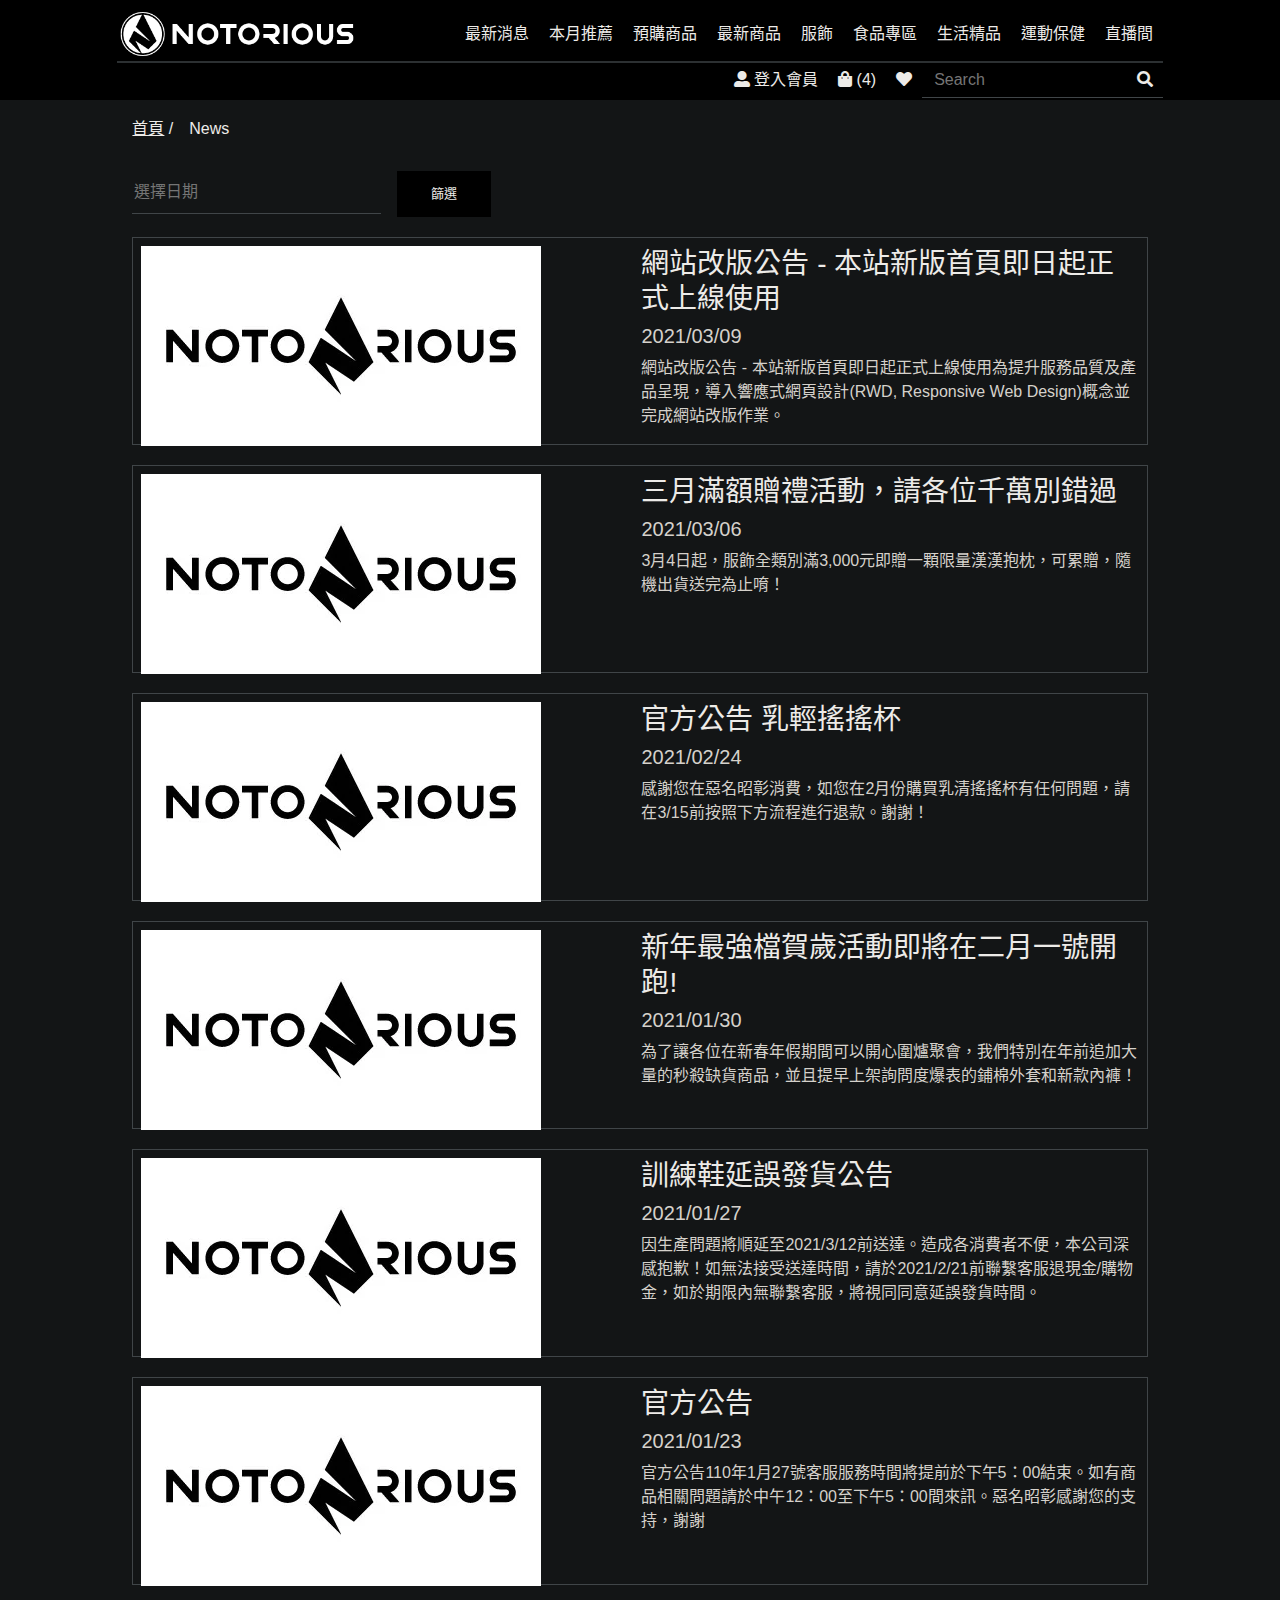
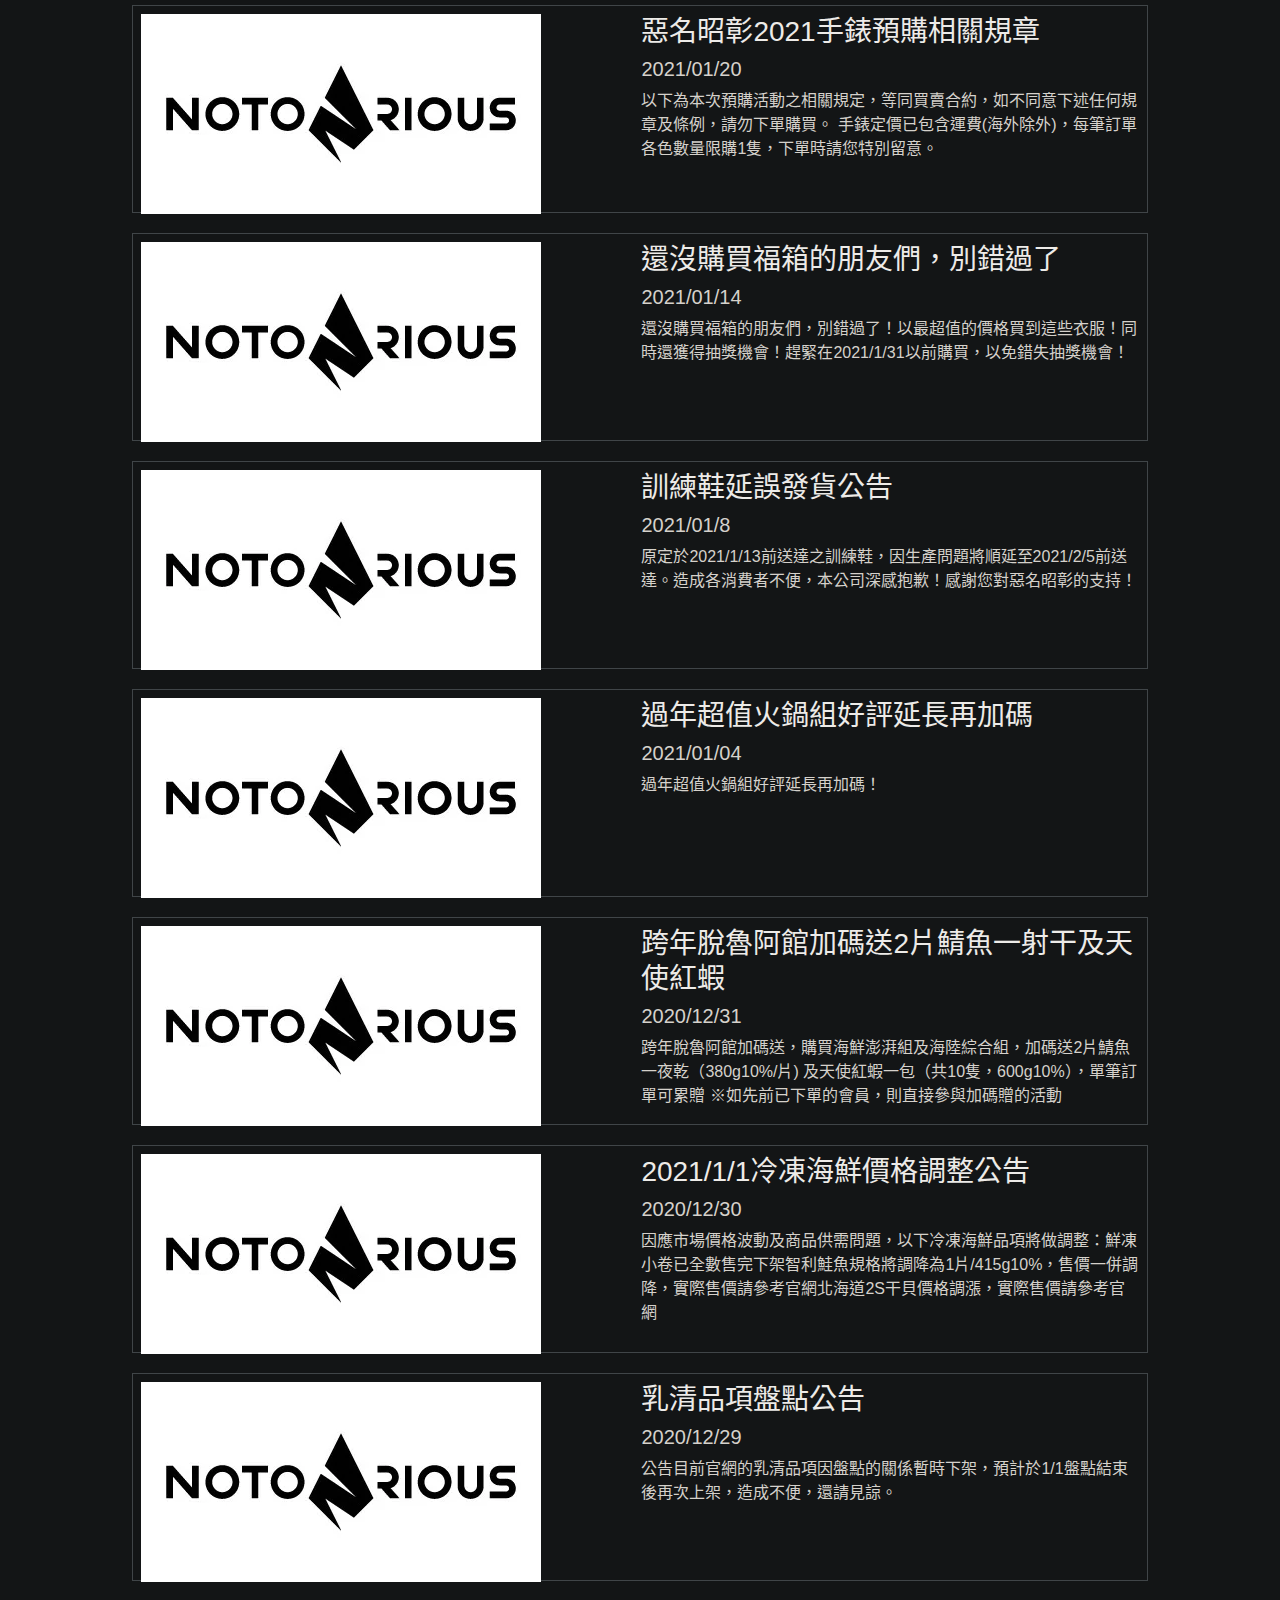
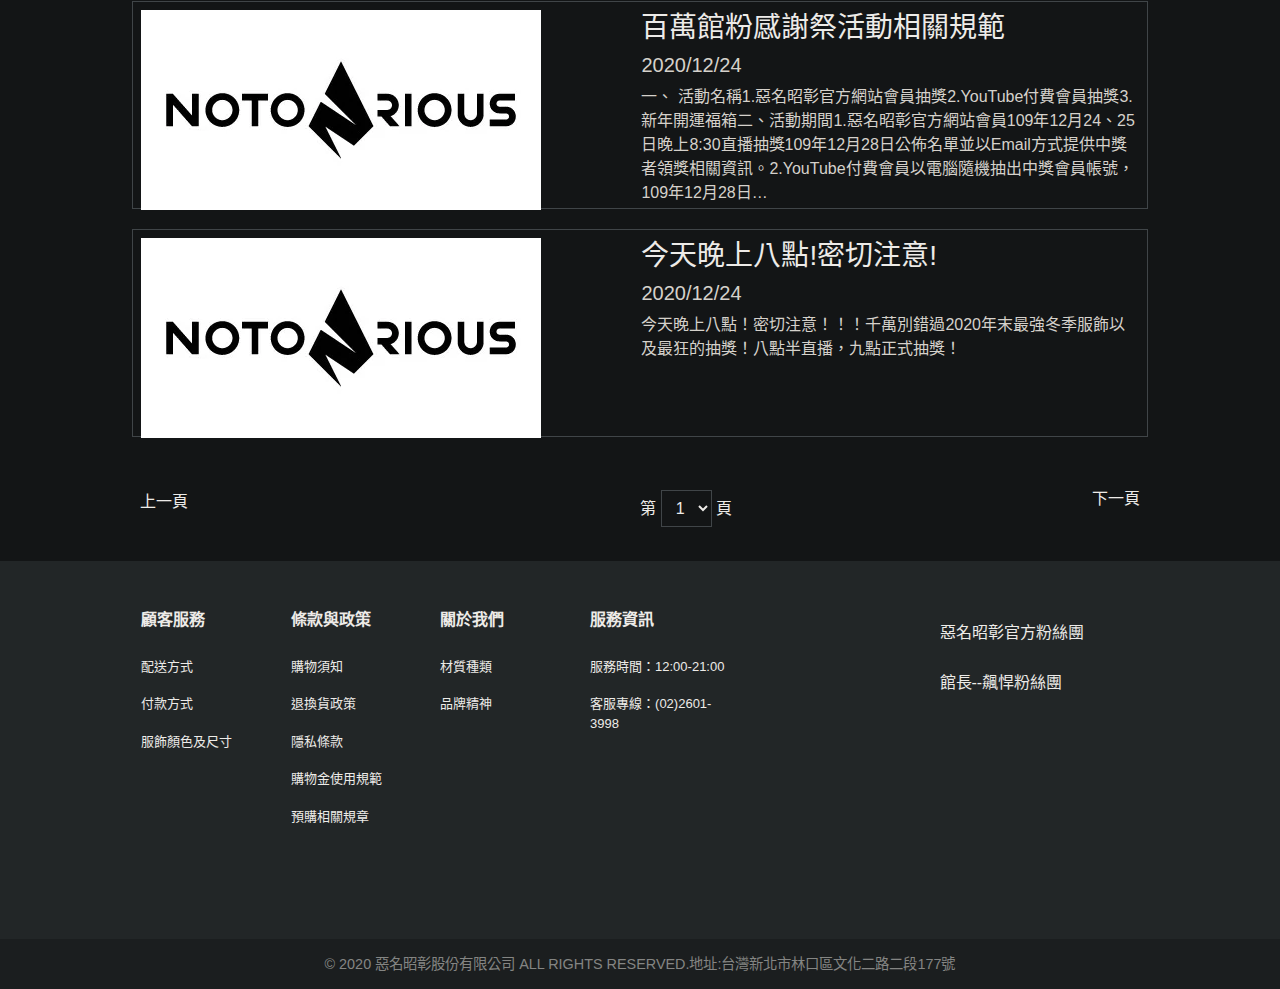
<file: news_page1.html>
<!DOCTYPE html>
<html lang="zh-TW">
<head>
    <meta charset="UTF-8">
    <meta name="viewport" content="width=device-width, initial-scale=1.0">
    <title>news</title>
    <link rel="stylesheet" href="./vendor/normalize_css/normalize.css">
    <link rel="stylesheet" href="./vendor/fontawesome-free-5.13.0-web/css/fontawesome.css">
	<link rel="stylesheet" href="./vendor/fontawesome-free-5.13.0-web/css/brands.css">
    <link rel="stylesheet" href="./vendor/fontawesome-free-5.13.0-web/css/solid.css">
    <link rel="stylesheet" href="./vendor/fontawesome-free-5.13.0-web/css/">
    <link rel="stylesheet" href="./css/normalize.css">
    <link rel="stylesheet" href="./css/style.css">
</head>
<body>
    <div class="wrapper">
        <div class="header">
            <div class="navbar">
                <div id="recom-popup-menu" class="recom-popup-menu">
                    <div class="container4">
                        <ul id="menu" class="popup">
                            <div class="row">
                                <div class="col-lg-2pd">
                                    <ul>
                                        <li class="popup-title">
                                            <a href="recommend1.html" class="popup-title">強打預購</a>
                                        </li>
                                        <li class="popup-item">
                                            <a href="recommend2" class="popup-link">鬼滅之刃</a>
                                        </li>
                                        <li class="popup-item">
                                            <a href="recommend3" class="popup-link">女款短袖</a>
                                        </li>
                                        <li class="popup-item">
                                            <a href="recommend4" class="popup-link">男款背心</a>
                                        </li>
                                        <li class="popup-item">
                                            <a href="recommend5" class="popup-link">男款短袖</a>
                                        </li>
                                        <li class="popup-item">
                                            <a href="recommend6" class="popup-link">男款長袖</a>
                                        </li>
                                    </ul>
                                </div>
                                <div class="col-lg-2pd">
                                    <ul>
                                        <li class="popup-title">
                                            <a href="recommend7" class="popup-title">特惠活動</a>
                                        </li>
                                        <li class="popup-item">
                                            <a href="recommend8" class="popup-link">年後鏟肉計畫</a>
                                        </li>
                                    </ul>
                                </div>
                                <div class="col-lg-2pd">
                                    <ul>
                                        <li class="popup-title">
                                            <a href="recommend9" class="popup-title">吃貨看過來</a>
                                        </li>
                                        <li class="popup-item">
                                            <a href="recommend10" class="popup-link">嚴選海鮮3000免運</a>
                                        </li>
                                        <li class="popup-item">
                                            <a href="recommend12" class="popup-link">休閒零食</a>
                                        </li>
                                        <li class="popup-item">
                                            <a href="recommend11" class="popup-link">大份量冷凍調理包買千免運</a>
                                        </li>
                                        <li class="popup-item">
                                            <a href="recommend12" class="popup-link">麵麵俱到</a>
                                        </li>
                                    </ul>
                                </div>
                            </div>
                        </ul>
                    </div>
                </div>
                <div id="pre-popup-menu" class="pre-popup-menu">
                    <div class="container4">
                        <ul id="menu" class="popup">
                            <div class="row">
                                <div class="col-lg-2pd">
                                    <ul>
                                        <li class="popup-title">
                                            <a href="#pre1" class="popup-title">Notorious 服飾預購</a>
                                        </li>
                                        <li class="popup-item">
                                            <a href="#pre2" class="popup-link">鬼滅之刃</a>
                                        </li>
                                        <li class="popup-item">
                                            <a href="#pre3" class="popup-link">女款短袖</a>
                                        </li>
                                        <li class="popup-item">
                                            <a href="#pre4" class="popup-link">男款背心</a>
                                        </li>
                                        <li class="popup-item">
                                            <a href="#pre5" class="popup-link">男款短袖</a>
                                        </li>
                                        <li class="popup-item">
                                            <a href="#pre6" class="popup-link">男款長袖</a>
                                        </li>
                                    </ul>
                                </div>
                            </div>
                        </ul>
                    </div>
                </div>
                <div id="com-popup-menu" class="com-popup-menu">
                    <div class="container4">
                        <ul id="menu" class="popup">
                            <div class="row">
                                <div class="col-lg-2pd">
                                    <ul>
                                        <li class="popup-title">
                                            <a href="#com1" class="popup-title">現貨商品</a>
                                        </li>
                                        <li class="popup-item">
                                            <a href="#com2" class="popup-link">3月新品</a>
                                        </li>
                                        <li class="popup-item">
                                            <a href="#com3" class="popup-link">2月新品</a>
                                        </li>
                                        <li class="popup-item">
                                            <a href="#com4" class="popup-link">1月新品</a>
                                        </li>
                                        <li class="popup-item">
                                            <a href="#com5" class="popup-link">12月新品</a>
                                        </li>
                                        <li class="popup-item">
                                            <a href="#com6" class="popup-link">11月新品</a>
                                        </li>
                                    </ul>
                                </div>
                                <div class="col-lg-2pd">
                                    <ul>
                                        <li class="popup-title">
                                            <a href="#com7" class="popup-title">本月推薦</a>7
                                        </li>
                                        <li class="popup-item">
                                            <a href="#com8" class="popup-link">鬼滅之刃</a>
                                        </li>
                                        <li class="popup-item">
                                            <a href="#com9" class="popup-link">熱銷商品補貨到</a>
                                        </li>
                                        <li class="popup-item">
                                            <a href="#com10" class="popup-link">新上市精品這裡找!</a>
                                        </li>
                                    </ul>
                                </div>
                            </div>
                        </ul>
                    </div>
                </div>
                <div id="apparel-popup-menu" class="apparel-popup-menu">
                    <div class="container4">
                        <ul id="menu" class="popup">
                            <div class="row">
                                <div class="col-lg-2pd">
                                    <ul>
                                        <li class="popup-title">
                                            <a href="#cloths" class="popup-title">上衣</a>
                                        </li>
                                        <li class="popup-item">
                                            <a href="#clothe1" class="popup-link">背心</a>
                                        </li>
                                        <li class="popup-item">
                                            <a href="#cloths2" class="popup-link">短袖</a>
                                        </li>
                                        <li class="popup-item">
                                            <a href="#cloths3" class="popup-link">七分袖</a>
                                        </li>
                                        <li class="popup-item">
                                            <a href="#cloths4" class="popup-link">長袖</a>
                                        </li>
                                        <li class="popup-item">
                                            <a href="#cloths5" class="popup-link">外套</a>
                                        </li>
                                        <li class="popup-item">
                                            <a href="#cloths6" class="popup-link">毛衣</a>
                                        </li>
                                    </ul>
                                </div>
                                <div class="col-lg-2pd">
                                    <ul>
                                        <li class="popup-title">
                                            <a href="#pants1" class="popup-title">褲子</a>
                                        </li>
                                        <li class="popup-item">
                                            <a href="#pants2" class="popup-link">短褲</a>
                                        </li>
                                        <li class="popup-item">
                                            <a href="#pants3" class="popup-link">長褲</a>
                                        </li>
                                        <li class="popup-item">
                                            <a href="#pants4" class="popup-link">緊身褲</a>
                                        </li>
                                        <li class="popup-item">
                                            <a href="#pants5" class="popup-link">牛仔褲</a>
                                        </li>
                                    </ul>
                                </div>
                                <div class="col-lg-2pd">
                                    <ul>
                                        <li class="popup-title">
                                            <a href="#sock1" class="popup-title">襪子</a>
                                        </li>
                                        <li class="popup-item">
                                            <a href="#sock2" class="popup-link">22-28cm船型薄襪</a>
                                        </li>
                                        <li class="popup-item">
                                            <a href="#sock2" class="popup-link">22-28cm船型休閒襪</a>
                                        </li>
                                        <li class="popup-item">
                                            <a href="#sock3" class="popup-link">22-28cm船型氣墊襪</a>
                                        </li>
                                        <li class="popup-item">
                                            <a href="#sock4" class="popup-link">22-26cm船型氣墊襪</a>
                                        </li>
                                        <li class="popup-item">
                                            <a href="#sock5" class="popup-link">22-28cm1/2氣墊襪</a>
                                        </li>
                                        <li class="popup-item">
                                            <a href="#sock6" class="popup-link">22-28cm1/4氣墊襪</a>
                                        </li>
                                        <li class="popup-item">
                                            <a href="#sock7" class="popup-link">22-28cm中筒氣墊襪</a>
                                        </li>
                                        <li class="popup-item">
                                            <a href="#sock8" class="popup-link">22-28c隱形襪</a>
                                        </li>
                                        <li class="popup-item">
                                            <a href="#sock9" class="popup-link">22-26cm隱形襪</a>
                                        </li>
                                        <li class="popup-item">
                                            <a href="#sock10" class="popup-link">22-28cm五指襪</a>
                                        </li>
                                        <li class="popup-item">
                                            <a href="#sock11" class="popup-link">22-28cm保暖襪</a>
                                        </li>
                                        <li class="popup-item">
                                            <a href="#sock12" class="popup-link">25-32cm加大款</a>
                                        </li>
                                        <li class="popup-item">
                                            <a href="#sock13" class="popup-link">24-30cm紳士襪</a>
                                        </li>
                                        <li class="popup-item">
                                            <a href="#sock14" class="popup-link">17-21cm大童襪</a>
                                        </li>
                                        <li class="popup-item">
                                            <a href="#sock15" class="popup-link">13-17cm小童襪</a>
                                        </li>
                                    </ul>
                                </div>
                                <div class="col-lg-2pd">
                                    <ul>
                                        <li class="popup-title">
                                            <a href="#fitt1" class="popup-title">配件</a>
                                        </li>
                                        <li class="popup-item">
                                            <a href="#fitt2" class="popup-link">香水</a>
                                        </li>
                                        <li class="popup-item">
                                            <a href="#fitt3" class="popup-link">帽子</a>
                                        </li>
                                        <li class="popup-item">
                                            <a href="#fitt4" class="popup-link">墨鏡</a>
                                        </li>
                                        <li class="popup-item">
                                            <a href="#fitt5" class="popup-link">背包</a>
                                        </li>
                                        <li class="popup-item">
                                            <a href="#fitt6" class="popup-link">拖鞋</a>
                                        </li>
                                        <li class="popup-item">
                                            <a href="#fitt7" class="popup-link">毛巾</a>
                                        </li>
                                        <li class="popup-item">
                                            <a href="#fitt8" class="popup-link">內褲</a>
                                        </li>
                                    </ul>
                                </div>
                                <div class="col-lg-2pd">
                                    <ul>
                                        <li class="popup-title">
                                            <a href="#meta1" class="popup-title">材質</a>
                                        </li>
                                        <li class="popup-item">
                                            <a href="#meta2" class="popup-link">天絲莫代爾</a>
                                        </li>
                                        <li class="popup-item">
                                            <a href="#meta3" class="popup-link">UnlimitedCotton</a>
                                        </li>
                                        <li class="popup-item">
                                            <a href="#meta4" class="popup-link">Drive-Train</a>
                                        </li>
                                        <li class="popup-item">
                                            <a href="#meta5" class="popup-link">TaxSilver</a>
                                        </li>
                                        <li class="popup-item">
                                            <a href="#meta6" class="popup-link">CottonEVO</a>
                                        </li>
                                        <li class="popup-item">
                                            <a href="#meta7" class="popup-link">TaxZinc</a>
                                        </li>
                                        <li class="popup-item">
                                            <a href="#meta8" class="popup-link">IcedLite</a>
                                        </li>
                                        <li class="popup-item">
                                            <a href="#meta9" class="popup-link">Cordura</a>
                                        </li>
                                    </ul>
                                </div>
                                <div class="col-lg-2pd">
                                    <ul>
                                        <li class="popup-title">
                                            <a href="#apparel" class="popup-title">商品換貨運費</a>
                                        </li>
                                    </ul>
                                </div>
                            </div>
                        </ul>
                    </div>
                </div>
                <div id="foods-popup-menu" class="foods-popup-menu">
                    <div class="container4">
                        <ul id="menu" class="popup">
                            <div class="row">
                                <div class="col-lg-2pd">
                                    <ul>
                                        <li class="popup-title">
                                            <a href="#freez1" class="popup-title">冷凍專區</a>
                                        </li>
                                        <li class="popup-item">
                                            <a href="#freez2" class="popup-link">冰淇淋</a>
                                        </li>
                                        <li class="popup-item">
                                            <a href="#freez3" class="popup-link">冷凍調理包</a>
                                        </li>
                                        <li class="popup-item">
                                            <a href="#freez4" class="popup-link">浦燒鰻</a>
                                        </li>
                                        <li class="popup-item">
                                            <a href="#freez5" class="popup-link">冷凍海鮮</a>
                                        </li>
                                    </ul>
                                </div>
                                <div class="col-lg-2pd">
                                    <ul>
                                        <li class="popup-title">
                                            <a href="#homo1" class="popup-title">常溫食品</a>
                                        </li>
                                        <li class="popup-item">
                                            <a href="#homo2" class="popup-link">麻辣鴨血</a>
                                        </li>
                                        <li class="popup-item">
                                            <a href="#homo3" class="popup-link">豬肉條</a>
                                        </li>
                                        <li class="popup-item">
                                            <a href="#homo4" class="popup-link">爆米花</a>
                                        </li>
                                        <li class="popup-item">
                                            <a href="#homo5" class="popup-link">True麵</a>
                                        </li>
                                        <li class="popup-item">
                                            <a href="#homo6" class="popup-link">花生牛奶</a>
                                        </li>
                                        <li class="popup-item">
                                            <a href="#homo7" class="popup-link">手撕魷魚條</a>
                                        </li>
                                    </ul>
                                </div>
                                <div class="col-lg-2pd">
                                    <ul>
                                        <li class="popup-title">
                                            <a href="#honey1" class="popup-title">蜂蜜工坊</a>
                                        </li>
                                        <li class="popup-item">
                                            <a href="#honey2" class="popup-link">大花咸豐草蜜</a>
                                        </li>
                                        <li class="popup-item">
                                            <a href="#honey3" class="popup-link">蜂膠</a>
                                        </li>
                                        <li class="popup-item">
                                            <a href="#honey4" class="popup-link">綜合堅果</a>
                                        </li>
                                        <li class="popup-item">
                                            <a href="#honey5" class="popup-link">蜂蜜檸檬機能飲</a>
                                        </li>
                                    </ul>
                                </div>
                                <div class="col-lg-2pd">
                                    <ul>
                                        <li class="popup-title">
                                            <a href="#water1" class="popup-title">水</a>
                                        </li>
                                        <li class="popup-item">
                                            <a href="#water2" class="popup-link">海洋深層水</a>
                                        </li>
                                    </ul>
                                </div>
                                <div class="col-lg-2pd">
                                    <ul>
                                        <li class="popup-title">
                                            <a href="#foods" class="popup-title">食品外島商品運費</a>
                                        </li>
                                    </ul>
                                </div>
                            </div>
                        </ul>
                    </div>
                </div>
                <div id="life-popup-menu" class="life-popup-menu">
                    <div class="container4">
                        <ul id="menu" class="popup">
                            <div class="row">
                                <div class="col-lg-2pd">
                                    <ul>
                                        <li class="popup-title">
                                            <a href="#muen1" class="popup-title">沐恩</a>
                                        </li>
                                        <li class="popup-item">
                                            <a href="#muen2" class="popup-link">衛浴組</a>
                                        </li>
                                        <li class="popup-item">
                                            <a href="#muen3" class="popup-link">環保隨身杯</a>
                                        </li>
                                        <li class="popup-item">
                                            <a href="#muen4" class="popup-link">壓克力寵物餐桌</a>
                                        </li>
                                        <li class="popup-item">
                                            <a href="#muen5" class="popup-link">整理收納</a>
                                        </li>
                                    </ul>
                                </div>
                                <div class="col-lg-2pd">
                                    <ul>
                                        <li class="popup-title">
                                            <a href="#clean1" class="popup-title">清潔整理</a>
                                        </li>
                                        <li class="popup-item">
                                            <a href="#clean2" class="popup-link">臉部保養</a>
                                        </li>
                                        <li class="popup-item">
                                            <a href="#clean3" class="popup-link">洗髮精/沐浴乳</a>
                                        </li>
                                    </ul>
                                </div>
                                <div class="col-lg-2pd">
                                    <ul>
                                        <li class="popup-title">
                                            <a href="#pro1" class="popup-title">防護淨化</a>
                                        </li>
                                        <li class="popup-item">
                                            <a href="#pro2" class="popup-link">三層收取式衛生紙</a>
                                        </li>
                                        <li class="popup-item">
                                            <a href="#pro3" class="popup-link">免沖洗潔手</a>
                                        </li>
                                        <li class="popup-item">
                                            <a href="#pro4" class="popup-link">肥皂</a>
                                        </li>
                                        <li class="popup-item">
                                            <a href="#pro5" class="popup-link">安全帽清潔慕斯</a>
                                        </li>
                                    </ul>
                                </div>
                                <div class="col-lg-2pd">
                                    <ul>
                                        <li class="popup-title">
                                            <a href="#home1" class="popup-title">居家生活</a>
                                        </li>
                                        <li class="popup-item">
                                            <a href="#home2" class="popup-link">吸塵器</a>
                                        </li>
                                        <li class="popup-item">
                                            <a href="#home3" class="popup-link">烤箱</a>
                                        </li>
                                        <li class="popup-item">
                                            <a href="#home4" class="popup-link">空氣清淨機</a>
                                        </li>
                                        <li class="popup-item">
                                            <a href="#home5" class="popup-link">多功能烹調盒</a>
                                        </li>
                                    </ul>
                                </div>
                                <div class="col-lg-2pd">
                                    <ul>
                                        <li class="popup-title">
                                            <a href="#life" class="popup-title">生活精品外島商品運費</a>
                                        </li>
                                    </ul>
                                </div>
                            </div>
                        </ul>
                    </div>
                </div>
                <div id="move-popup-menu" class="move-popup-menu">
                    <div class="container4">
                        <ul id="menu" class="popup">
                            <div class="row">
                                <div class="col-lg-2pd">
                                    <ul>
                                        <li class="popup-title">
                                            <a href="#prot1" class="popup-title">蛋白補給</a>
                                        </li>
                                        <li class="popup-item">
                                            <a href="#prot2" class="popup-link">濃縮乳清蛋白</a>
                                        </li>
                                        <li class="popup-item">
                                            <a href="#prot3" class="popup-link">分離乳清蛋白</a>
                                        </li>
                                        <li class="popup-item">
                                            <a href="#prot4" class="popup-link">分離大豆蛋白</a>
                                        </li>
                                        <li class="popup-item">
                                            <a href="#prot5" class="popup-link">能量乳清蛋白</a>
                                        </li>
                                    </ul>
                                </div>
                                <div class="col-lg-2pd">
                                    <ul>
                                        <li class="popup-title">
                                            <a href="#pns1" class="popup-title">專業營養補給</a>
                                        </li>
                                        <li class="popup-item">
                                            <a href="#pns2" class="popup-link">訓練補給</a>
                                        </li>
                                        <li class="popup-item">
                                            <a href="#pns3" class="popup-link">能量點心/沐浴乳</a>
                                        </li>
                                    </ul>
                                </div>
                                <div class="col-lg-2pd">
                                    <ul>
                                        <li class="popup-title">
                                            <a href="#fanshion1" class="popup-title">時尚運動</a>
                                        </li>
                                        <li class="popup-item">
                                            <a href="#fashion2" class="popup-link">運動水壺</a>
                                        </li>
                                    </ul>
                                </div>
                            </div>
                        </ul>
                    </div>
                </div>
                <div class="container">
                    <a href="index.html" class="brand">
                        <h1>notorious</h1>
                    </a>
                    <div class="menu-icon">
                        <a href="index.html" class="brand2">
                            <h1>notorious</h1>
                        </a>
                        <div class="nav-icon">
                            <a href="#!" class="icon-btn">
                                <i class="fas fa-bars"></i>
                            </a>
                        </div>
                        <div class="nav-icon">
                            <a href="#!" class="icon-btn">
                                <i class="fas fa-user"></i>
                            </a>
                        </div>
                        <div class="nav-icon">
                            <a href="#!" class="icon-btn">
                                <i class="fas fa-shopping-bag"></i>
                            </a>
                        </div>
                        <div class="nav-icon">
                            <a href="#!" class="icon-btn">
                                <i class="fas fa-search"></i>
                            </a>
                        </div>
                    </div>
                    <div class="menu">
                        <ul class="nav">
                            <li class="nav-item">
                                <a href="news_page1.html" class="nav-link">最新消息</a>
                            </li>
                            <li class="nav-item">
                                <a href="#recom-popup-menu" class="nav-link">本月推薦</a>
                            </li>
                            <li class="nav-item">
                                <a href="#pre-popup-menu" class="nav-link">預購商品</a>
                            </li>
                            <li class="nav-item">
                                <a href="#com-popup-menu" class="nav-link">最新商品</a>
                            </li>
                            <li class="nav-item">
                                <a href="#apparel-popup-menu" class="nav-link">服飾</a>
                            </li>
                            <li class="nav-item">
                                <a href="#foods-popup-menu" class="nav-link">食品專區</a>
                            </li>
                            <li class="nav-item">
                                <a href="#life-popup-menu" class="nav-link">生活精品</a>
                            </li>
                            <li class="nav-item">
                                <a href="#move-popup-menu" class="nav-link">運動保健</a>
                            </li>
                            <li class="nav-item">
                                <a href="#!" class="nav-link">直播間</a>
                            </li>
                        </ul>
                        <div class="menu2">
                            <ul class="nav2">
                                <li class="nav-item">
                                    <a href="#!" class="nav-link icon-btn">
                                        <i class="fas fa-user-alt"></i>
                                        登入會員
                                    </a>
                                </li>
                                <li class="nav-item">
                                    <a href="#!" class="nav-link icon-btn">
                                        <i class="fas fa-shopping-bag"></i>
                                        (4)
                                    </a>
                                </li>
                                <li class="nav-item">
                                    <a href="#!" class="nav-link icon-btn">
                                        <i class="fas fa-heart"></i>
                                    </a>
                                </li>
                                <li class="nav-item">
                                    <a href="#!" class="search icon-btn">
                                        <input class="menu-search" type="text" placeholder="Search">
                                        <i class="fas fa-search"></i>
                                    </a>
                                </li>
                            </ul>
                        </div>
                    </div>
                </div>
            </div>
        </div>
        <div class="navigation">
            <div class="container3">
                <div class="navi-item">
                    <a href="index.html "class="navi-title">首頁</a>
                    <div class="navi-title">/&emsp;News</div>
                </div>
            </div>
        </div>
        <div class="search-bar">
            <div class="container3">
                <div class="row">
                    <div class="day-search col-lg-3">
                        <input class="search-day" type="text" placeholder="選擇日期">
                    </div>
                    <div class="col-lg-3-plr">
                        <button class="enter">篩選</button>
                    </div>
                </div>
            </div>
        </div>
        <div class="infor">
            <div class="container3">
                <div class="information">
                    <a href="#!" class="notorious3">
                        <img src="./images/notorious3.jpg" alt="">
                    </a>
                    <div class="preview">
                        <a href="#!" class="title">網站改版公告 - 本站新版首頁即日起正式上線使用</a>
                        <div class="day">2021/03/09</div>
                        <div class="para">網站改版公告 - 本站新版首頁即日起正式上線使用為提升服務品質及產品呈現，導入響應式網頁設計(RWD, Responsive Web Design)概念並完成網站改版作業。</div>
                    </div>
                </div>
                <div class="information">
                    <div class="notorious3">
                        <img src="./images/notorious3.jpg" alt="">
                    </div>
                    <div class="preview">
                        <a href="#!" class="title">三月滿額贈禮活動，請各位千萬別錯過</a>
                        <div class="day">2021/03/06</div>
                        <div class="para">3月4日起，服飾全類別滿3,000元即贈一顆限量漢漢抱枕，可累贈，隨機出貨送完為止唷！
                        </div>
                    </div>
                </div>
                <div class="information">
                    <div class="notorious3">
                        <img src="./images/notorious3.jpg" alt="">
                    </div>
                    <div class="preview">
                        <a href="#!" class="title">官方公告 乳輕搖搖杯</a>
                        <div class="day">2021/02/24</div>
                        <div class="para">感謝您在惡名昭彰消費，如您在2月份購買乳清搖搖杯有任何問題，請在3/15前按照下方流程進行退款。謝謝！
                        </div>
                    </div>
                </div>
                <div class="information">
                    <div class="notorious3">
                        <img src="./images/notorious3.jpg" alt="">
                    </div>
                    <div class="preview">
                        <a href="#!" class="title">新年最強檔賀歲活動即將在二月一號開跑!</a>
                        <div class="day">2021/01/30</div>
                        <div class="para">為了讓各位在新春年假期間可以開心圍爐聚會，我們特別在年前追加大量的秒殺缺貨商品，並且提早上架詢問度爆表的鋪棉外套和新款內褲！
                        </div>
                    </div>
                </div>
                <div class="information">
                    <div class="notorious3">
                        <img src="./images/notorious3.jpg" alt="">
                    </div>
                    <div class="preview">
                        <a href="#!" class="title">訓練鞋延誤發貨公告</a>
                        <div class="day">2021/01/27</div>
                        <div class="para">因生產問題將順延至2021/3/12前送達。造成各消費者不便，本公司深感抱歉！如無法接受送達時間，請於2021/2/21前聯繫客服退現金/購物金，如於期限內無聯繫客服，將視同同意延誤發貨時間。
                        </div>
                    </div>
                </div>
                <div class="information">
                    <div class="notorious3">
                        <img src="./images/notorious3.jpg" alt="">
                    </div>
                    <div class="preview">
                        <a href="#!" class="title">官方公告</a>
                        <div class="day">2021/01/23</div>
                        <div class="para">官方公告110年1月27號客服服務時間將提前於下午5：00結束。如有商品相關問題請於中午12：00至下午5：00間來訊。惡名昭彰感謝您的支持，謝謝
                        </div>
                    </div>
                </div>
                <div class="information">
                    <div class="notorious3">
                        <img src="./images/notorious3.jpg" alt="">
                    </div>
                    <div class="preview">
                        <a href="#!" class="title">惡名昭彰2021手錶預購相關規章</a>
                        <div class="day">2021/01/20</div>
                        <div class="para">以下為本次預購活動之相關規定，等同買賣合約，如不同意下述任何規章及條例，請勿下單購買。 手錶定價已包含運費(海外除外)，每筆訂單各色數量限購1隻，下單時請您特別留意。
                        </div>
                    </div>
                </div>
                <div class="information">
                    <div class="notorious3">
                        <img src="./images/notorious3.jpg" alt="">
                    </div>
                    <div class="preview">
                        <a href="#!" class="title">還沒購買福箱的朋友們，別錯過了</a>
                        <div class="day">2021/01/14</div>
                        <div class="para">還沒購買福箱的朋友們，別錯過了！以最超值的價格買到這些衣服！同時還獲得抽獎機會！趕緊在2021/1/31以前購買，以免錯失抽獎機會！
                        </div>
                    </div>
                </div>
                <div class="information">
                    <div class="notorious3">
                        <img src="./images/notorious3.jpg" alt="">
                    </div>
                    <div class="preview">
                        <a href="#!" class="title">訓練鞋延誤發貨公告</a>
                        <div class="day">2021/01/8</div>
                        <div class="para">原定於2021/1/13前送達之訓練鞋，因生產問題將順延至2021/2/5前送達。造成各消費者不便，本公司深感抱歉！感謝您對惡名昭彰的支持！
                        </div>
                    </div>
                </div>
                <div class="information">
                    <div class="notorious3">
                        <img src="./images/notorious3.jpg" alt="">
                    </div>
                    <div class="preview">
                        <a href="#!" class="title">過年超值火鍋組好評延長再加碼</a>
                        <div class="day">2021/01/04</div>
                        <div class="para">過年超值火鍋組好評延長再加碼！
                        </div>
                    </div>
                </div>
                <div class="information">
                    <div class="notorious3">
                        <img src="./images/notorious3.jpg" alt="">
                    </div>
                    <div class="preview">
                        <a href="#!" class="title">跨年脫魯阿館加碼送2片鯖魚一射干及天使紅蝦</a>
                        <div class="day">2020/12/31</div>
                        <div class="para">跨年脫魯阿館加碼送，購買海鮮澎湃組及海陸綜合組，加碼送2片鯖魚一夜乾（380g10%/片) 及天使紅蝦一包（共10隻，600g10%），單筆訂單可累贈 ※如先前已下單的會員，則直接參與加碼贈的活動
                        </div>
                    </div>
                </div>
                <div class="information">
                    <div class="notorious3">
                        <img src="./images/notorious3.jpg" alt="">
                    </div>
                    <div class="preview">
                        <a href="#!" class="title">2021/1/1冷凍海鮮價格調整公告</a>
                        <div class="day">2020/12/30</div>
                        <div class="para">因應市場價格波動及商品供需問題，以下冷凍海鮮品項將做調整：鮮凍小卷已全數售完下架智利鮭魚規格將調降為1片/415g10%，售價一併調降，實際售價請參考官網北海道2S干貝價格調漲，實際售價請參考官網
                        </div>
                    </div>
                </div>
                <div class="information">
                    <div class="notorious3">
                        <img src="./images/notorious3.jpg" alt="">
                    </div>
                    <div class="preview">
                        <a href="#!" class="title">乳清品項盤點公告</a>
                        <div class="day">2020/12/29</div>
                        <div class="para">公告目前官網的乳清品項因盤點的關係暫時下架，預計於1/1盤點結束後再次上架，造成不便，還請見諒。
                        </div>
                    </div>
                </div>
                <div class="information">
                    <div class="notorious3">
                        <img src="./images/notorious3.jpg" alt="">
                    </div>
                    <div class="preview">
                        <a href="#!" class="title">百萬館粉感謝祭活動相關規範</a>
                        <div class="day">2020/12/24</div>
                        <div class="para">一、 活動名稱1.惡名昭彰官方網站會員抽獎2.YouTube付費會員抽獎3.新年開運福箱二、活動期間1.惡名昭彰官方網站會員109年12月24、25日晚上8:30直播抽獎109年12月28日公佈名單並以Email方式提供中獎者領獎相關資訊。2.YouTube付費會員以電腦隨機抽出中獎會員帳號，109年12月28日…
                        </div>
                    </div>
                </div>
                <div class="information">
                    <div class="notorious3">
                        <img src="./images/notorious3.jpg" alt="">
                    </div>
                    <div class="preview">
                        <a href="#!" class="title">今天晚上八點!密切注意!</a>
                        <div class="day">2020/12/24</div>
                        <div class="para">今天晚上八點！密切注意！！！千萬別錯過2020年末最強冬季服飾以及最狂的抽獎！八點半直播，九點正式抽獎！
                        </div>
                    </div>
                </div>
            </div>
        </div>
        <div class="container3">
            <ul class="page">
                <li>
                    <a href="#!"class="pre_page">上一頁</a>
                </li>
                <li class="select_page">
                    第
                    <select class="select__page">
                        <option value="news_page1.html" selected="selected">1</option>
                        <option value="news_page2.html">2</option>
                        <option value="3">3</option>
                        <option value="4">4</option>
                        <option value="5">5</option>
                        <option value="6">6</option>

                    </select>
                    頁
                </li>
                <li class="next_page">
                    <a href="#!"class="next__page">下一頁</a>
                </li>
            </ul>
        </div>
        <footer class="footer">
            <div class="hero hero-three">
                <div class="container2">
                    <div class="footer-con">
                        <div class="col-lg-2">
                            <div class="footer-title">顧客服務</div>
                            <ul>
                                <li class="footer-item">
                                    <a href="#!" class="footer-link">配送方式</a>
                                </li>
                                <li class="footer-item">
                                    <a href="#!" class="footer-link">付款方式</a>
                                </li>
                                <li class="footer-item">
                                    <a href="#!" class="footer-link">服飾顏色及尺寸</a>
                                </li>
                            </ul>
                        </div>
                        <div class="col-lg-2">
                            <div class="footer-title">條款與政策</div>
                            <ul>
                                <li class="footer-item">
                                    <a href="#!" class="footer-link">購物須知</a>
                                </li>
                                <li class="footer-item">
                                    <a href="#!" class="footer-link">退換貨政策</a>
                                </li>
                                <li class="footer-item">
                                    <a href="#!" class="footer-link">隱私條款</a>
                                </li>
                                <li class="footer-item">
                                    <a href="#!" class="footer-link">購物金使用規範</a>
                                </li>
                                <li class="footer-item">
                                    <a href="#!" class="footer-link">預購相關規章</a>
                                </li>
                            </ul>
                        </div>
                        <div class="col-lg-2">
                            <div class="footer-title">關於我們</div>
                            <ul>
                                <li class="footer-item">
                                    <a href="#!" class="footer-link">材質種類</a>
                                </li>
                                <li class="footer-item">
                                    <a href="#!" class="footer-link">品牌精神</a>
                                </li>
                            </ul>
                        </div>
                        <div class="col-lg-2">
                            <div class="footer-title">服務資訊</div>
                            <ul>
                                <li class="footer-item">
                                    <a href="#!" class="footer-link">服務時間：12:00-21:00</a>
                                </li>
                                <li class="footer-item">
                                    <a href="#!" class="footer-link">客服專線：(02)2601-3998</a>
                                </li>
                            </ul>
                        </div>
                        <div class="fans col-lg-2">
                            <ul>
                                <li>
                                    <div class="fans-item">惡名昭彰官方粉絲團</div>
                                </li>
                                <li>
                                    <div class="fans-item">館長--飆悍粉絲團</div>
                                </li>
                            </ul>
                        </div>
                    </div>
                </div>
                <p class="copyright2">© 2020 惡名昭彰股份有限公司 ALL RIGHTS RESERVED.地址:台灣新北市林口區文化二路二段177號
                </p>
            </div>
        </footer>
    </div>
</body>
</html>
</file>
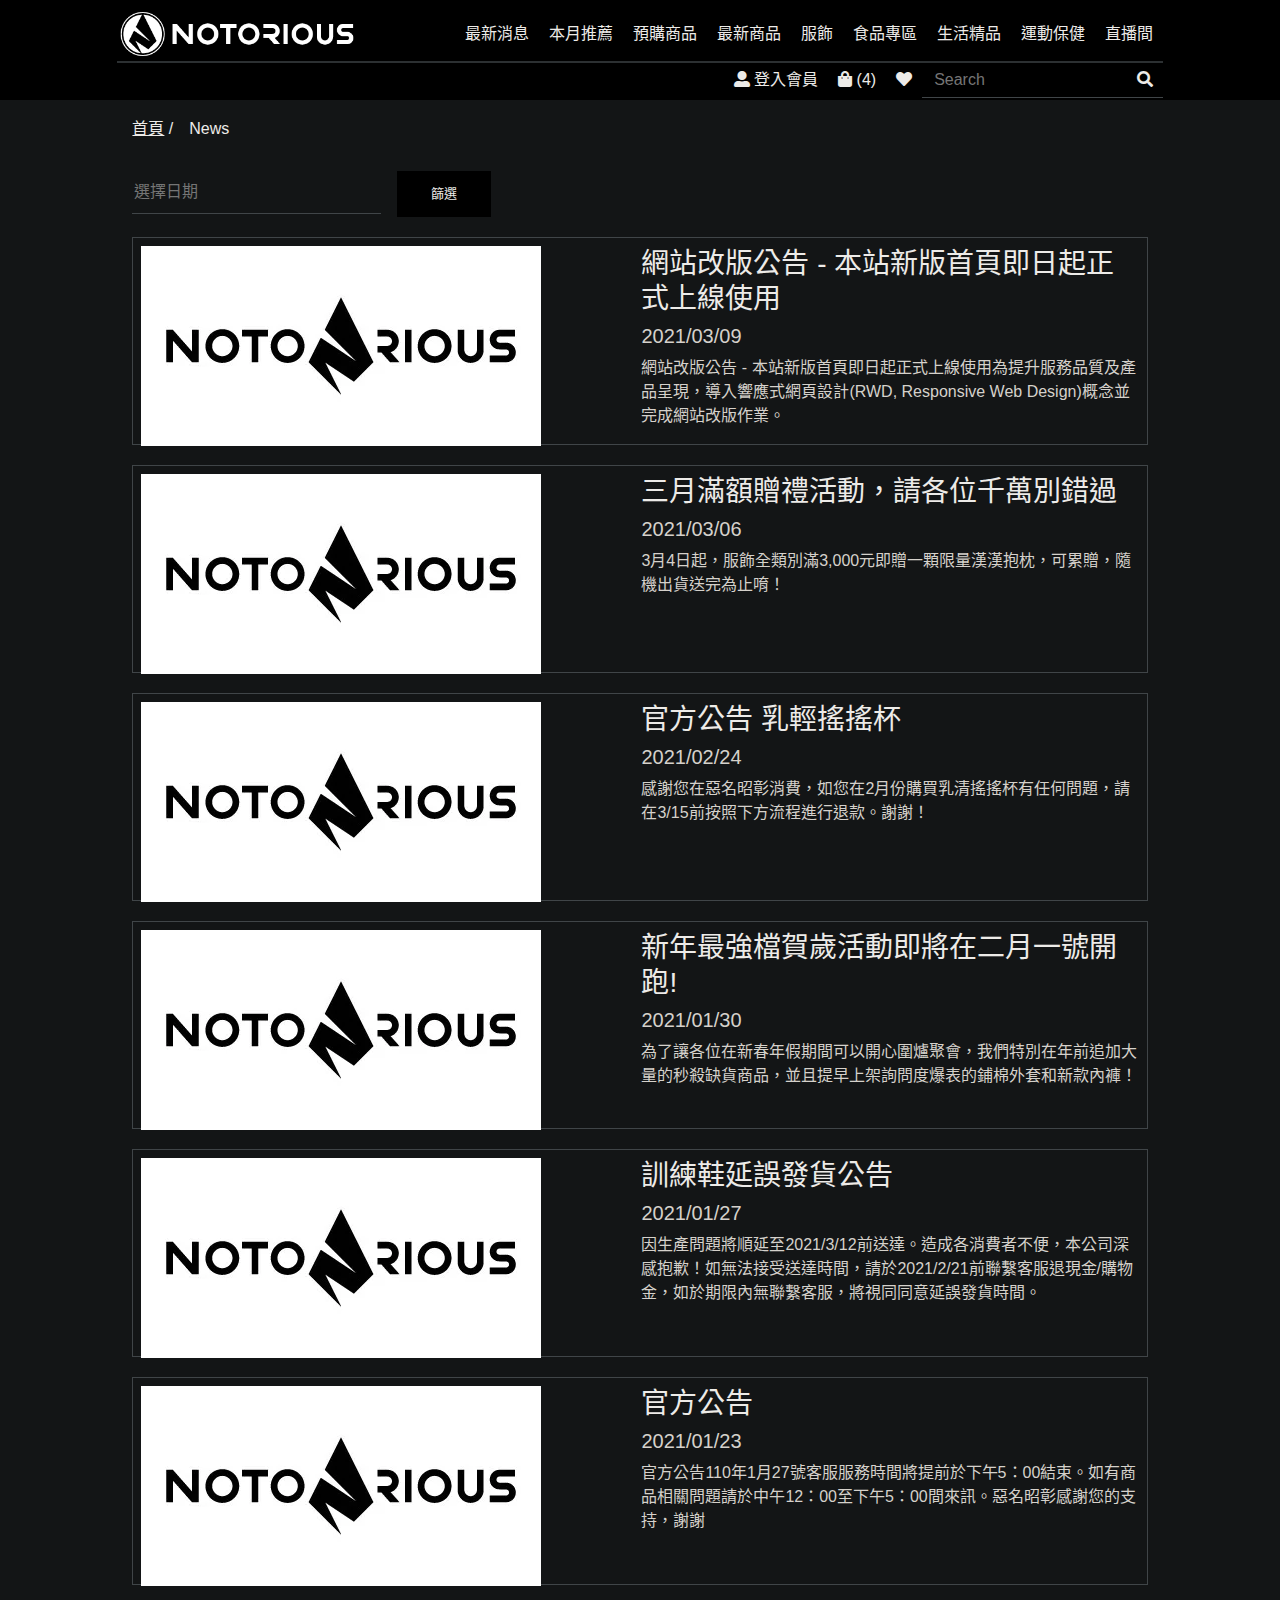
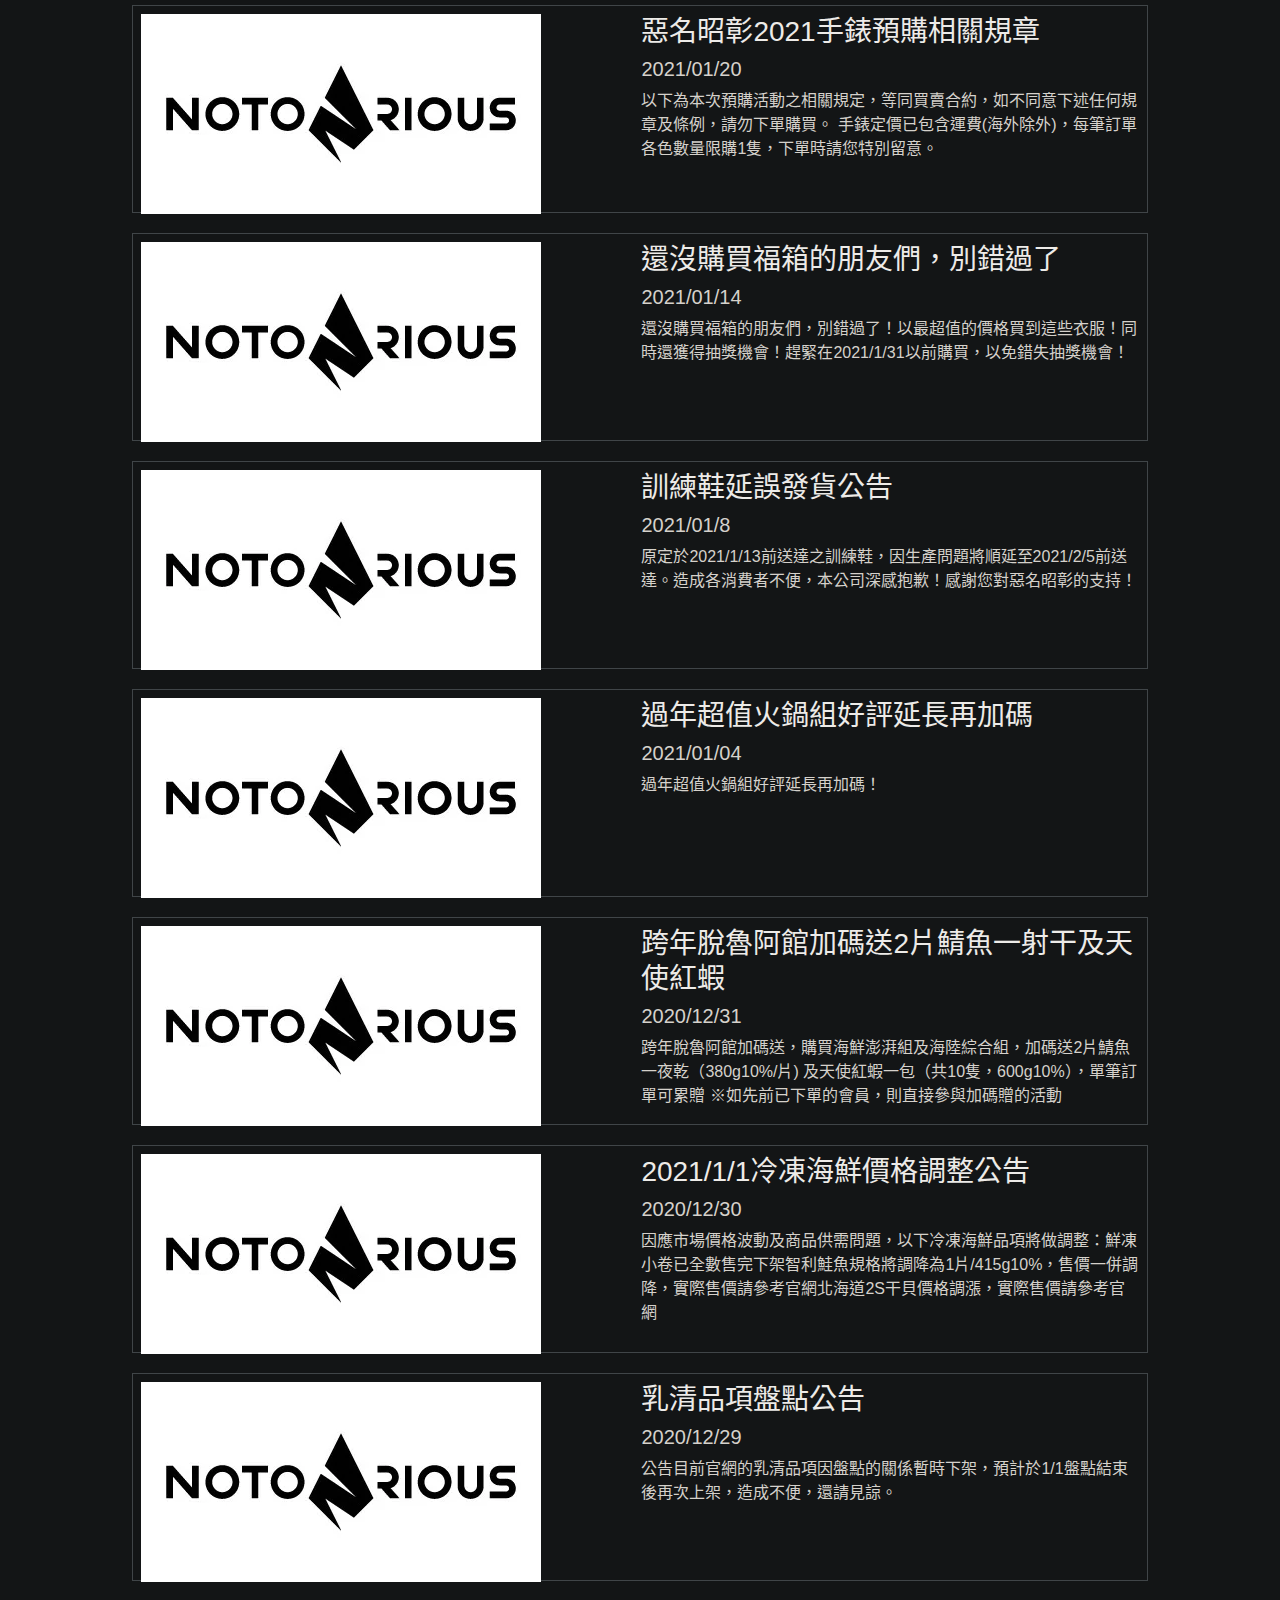
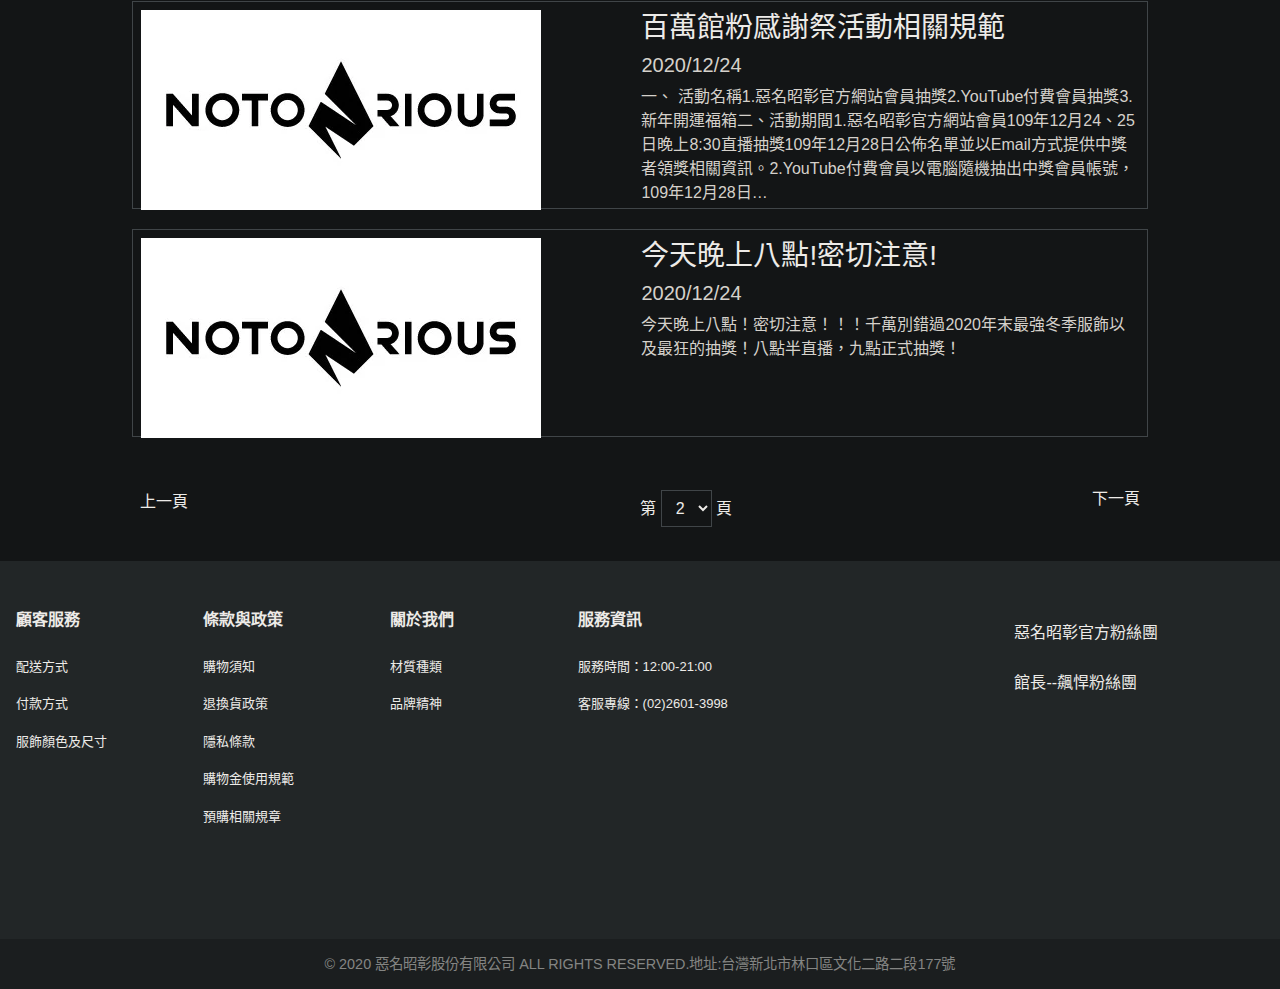
<file: news_page2.html>
<!DOCTYPE html>
<html lang="zh-TW">
<head>
    <meta charset="UTF-8">
    <meta name="viewport" content="width=device-width, initial-scale=1.0">
    <title>news</title>
    <link rel="stylesheet" href="./vendor/normalize_css/normalize.css">
    <link rel="stylesheet" href="./vendor/fontawesome-free-5.13.0-web/css/fontawesome.css">
	<link rel="stylesheet" href="./vendor/fontawesome-free-5.13.0-web/css/brands.css">
    <link rel="stylesheet" href="./vendor/fontawesome-free-5.13.0-web/css/solid.css">
    <link rel="stylesheet" href="./vendor/fontawesome-free-5.13.0-web/css/">
    <link rel="stylesheet" href="./css/normalize.css">
    <link rel="stylesheet" href="./css/style.css">
</head>
<body>
    <div class="wrapper">
        <div class="header">
            <div class="navbar">
                <div id="recom-popup-menu" class="recom-popup-menu">
                    <div class="container4">
                        <ul id="menu" class="popup">
                            <div class="row">
                                <div class="col-lg-2pd">
                                    <ul>
                                        <li class="popup-title">
                                            <a href="recommend1.html" class="popup-title">強打預購</a>
                                        </li>
                                        <li class="popup-item">
                                            <a href="recommend2" class="popup-link">鬼滅之刃</a>
                                        </li>
                                        <li class="popup-item">
                                            <a href="recommend3" class="popup-link">女款短袖</a>
                                        </li>
                                        <li class="popup-item">
                                            <a href="recommend4" class="popup-link">男款背心</a>
                                        </li>
                                        <li class="popup-item">
                                            <a href="recommend5" class="popup-link">男款短袖</a>
                                        </li>
                                        <li class="popup-item">
                                            <a href="recommend6" class="popup-link">男款長袖</a>
                                        </li>
                                    </ul>
                                </div>
                                <div class="col-lg-2pd">
                                    <ul>
                                        <li class="popup-title">
                                            <a href="recommend7" class="popup-title">特惠活動</a>
                                        </li>
                                        <li class="popup-item">
                                            <a href="recommend8" class="popup-link">年後鏟肉計畫</a>
                                        </li>
                                    </ul>
                                </div>
                                <div class="col-lg-2pd">
                                    <ul>
                                        <li class="popup-title">
                                            <a href="recommend9" class="popup-title">吃貨看過來</a>
                                        </li>
                                        <li class="popup-item">
                                            <a href="recommend10" class="popup-link">嚴選海鮮3000免運</a>
                                        </li>
                                        <li class="popup-item">
                                            <a href="recommend12" class="popup-link">休閒零食</a>
                                        </li>
                                        <li class="popup-item">
                                            <a href="recommend11" class="popup-link">大份量冷凍調理包買千免運</a>
                                        </li>
                                        <li class="popup-item">
                                            <a href="recommend12" class="popup-link">麵麵俱到</a>
                                        </li>
                                    </ul>
                                </div>
                            </div>
                        </ul>
                    </div>
                </div>
                <div id="pre-popup-menu" class="pre-popup-menu">
                    <div class="container4">
                        <ul id="menu" class="popup">
                            <div class="row">
                                <div class="col-lg-2pd">
                                    <ul>
                                        <li class="popup-title">
                                            <a href="#pre1" class="popup-title">Notorious 服飾預購</a>
                                        </li>
                                        <li class="popup-item">
                                            <a href="#pre2" class="popup-link">鬼滅之刃</a>
                                        </li>
                                        <li class="popup-item">
                                            <a href="#pre3" class="popup-link">女款短袖</a>
                                        </li>
                                        <li class="popup-item">
                                            <a href="#pre4" class="popup-link">男款背心</a>
                                        </li>
                                        <li class="popup-item">
                                            <a href="#pre5" class="popup-link">男款短袖</a>
                                        </li>
                                        <li class="popup-item">
                                            <a href="#pre6" class="popup-link">男款長袖</a>
                                        </li>
                                    </ul>
                                </div>
                            </div>
                        </ul>
                    </div>
                </div>
                <div id="com-popup-menu" class="com-popup-menu">
                    <div class="container4">
                        <ul id="menu" class="popup">
                            <div class="row">
                                <div class="col-lg-2pd">
                                    <ul>
                                        <li class="popup-title">
                                            <a href="#com1" class="popup-title">現貨商品</a>
                                        </li>
                                        <li class="popup-item">
                                            <a href="#com2" class="popup-link">3月新品</a>
                                        </li>
                                        <li class="popup-item">
                                            <a href="#com3" class="popup-link">2月新品</a>
                                        </li>
                                        <li class="popup-item">
                                            <a href="#com4" class="popup-link">1月新品</a>
                                        </li>
                                        <li class="popup-item">
                                            <a href="#com5" class="popup-link">12月新品</a>
                                        </li>
                                        <li class="popup-item">
                                            <a href="#com6" class="popup-link">11月新品</a>
                                        </li>
                                    </ul>
                                </div>
                                <div class="col-lg-2pd">
                                    <ul>
                                        <li class="popup-title">
                                            <a href="#com7" class="popup-title">本月推薦</a>7
                                        </li>
                                        <li class="popup-item">
                                            <a href="#com8" class="popup-link">鬼滅之刃</a>
                                        </li>
                                        <li class="popup-item">
                                            <a href="#com9" class="popup-link">熱銷商品補貨到</a>
                                        </li>
                                        <li class="popup-item">
                                            <a href="#com10" class="popup-link">新上市精品這裡找!</a>
                                        </li>
                                    </ul>
                                </div>
                            </div>
                        </ul>
                    </div>
                </div>
                <div id="apparel-popup-menu" class="apparel-popup-menu">
                    <div class="container4">
                        <ul id="menu" class="popup">
                            <div class="row">
                                <div class="col-lg-2pd">
                                    <ul>
                                        <li class="popup-title">
                                            <a href="#cloths" class="popup-title">上衣</a>
                                        </li>
                                        <li class="popup-item">
                                            <a href="#clothe1" class="popup-link">背心</a>
                                        </li>
                                        <li class="popup-item">
                                            <a href="#cloths2" class="popup-link">短袖</a>
                                        </li>
                                        <li class="popup-item">
                                            <a href="#cloths3" class="popup-link">七分袖</a>
                                        </li>
                                        <li class="popup-item">
                                            <a href="#cloths4" class="popup-link">長袖</a>
                                        </li>
                                        <li class="popup-item">
                                            <a href="#cloths5" class="popup-link">外套</a>
                                        </li>
                                        <li class="popup-item">
                                            <a href="#cloths6" class="popup-link">毛衣</a>
                                        </li>
                                    </ul>
                                </div>
                                <div class="col-lg-2pd">
                                    <ul>
                                        <li class="popup-title">
                                            <a href="#pants1" class="popup-title">褲子</a>
                                        </li>
                                        <li class="popup-item">
                                            <a href="#pants2" class="popup-link">短褲</a>
                                        </li>
                                        <li class="popup-item">
                                            <a href="#pants3" class="popup-link">長褲</a>
                                        </li>
                                        <li class="popup-item">
                                            <a href="#pants4" class="popup-link">緊身褲</a>
                                        </li>
                                        <li class="popup-item">
                                            <a href="#pants5" class="popup-link">牛仔褲</a>
                                        </li>
                                    </ul>
                                </div>
                                <div class="col-lg-2pd">
                                    <ul>
                                        <li class="popup-title">
                                            <a href="#sock1" class="popup-title">襪子</a>
                                        </li>
                                        <li class="popup-item">
                                            <a href="#sock2" class="popup-link">22-28cm船型薄襪</a>
                                        </li>
                                        <li class="popup-item">
                                            <a href="#sock2" class="popup-link">22-28cm船型休閒襪</a>
                                        </li>
                                        <li class="popup-item">
                                            <a href="#sock3" class="popup-link">22-28cm船型氣墊襪</a>
                                        </li>
                                        <li class="popup-item">
                                            <a href="#sock4" class="popup-link">22-26cm船型氣墊襪</a>
                                        </li>
                                        <li class="popup-item">
                                            <a href="#sock5" class="popup-link">22-28cm1/2氣墊襪</a>
                                        </li>
                                        <li class="popup-item">
                                            <a href="#sock6" class="popup-link">22-28cm1/4氣墊襪</a>
                                        </li>
                                        <li class="popup-item">
                                            <a href="#sock7" class="popup-link">22-28cm中筒氣墊襪</a>
                                        </li>
                                        <li class="popup-item">
                                            <a href="#sock8" class="popup-link">22-28c隱形襪</a>
                                        </li>
                                        <li class="popup-item">
                                            <a href="#sock9" class="popup-link">22-26cm隱形襪</a>
                                        </li>
                                        <li class="popup-item">
                                            <a href="#sock10" class="popup-link">22-28cm五指襪</a>
                                        </li>
                                        <li class="popup-item">
                                            <a href="#sock11" class="popup-link">22-28cm保暖襪</a>
                                        </li>
                                        <li class="popup-item">
                                            <a href="#sock12" class="popup-link">25-32cm加大款</a>
                                        </li>
                                        <li class="popup-item">
                                            <a href="#sock13" class="popup-link">24-30cm紳士襪</a>
                                        </li>
                                        <li class="popup-item">
                                            <a href="#sock14" class="popup-link">17-21cm大童襪</a>
                                        </li>
                                        <li class="popup-item">
                                            <a href="#sock15" class="popup-link">13-17cm小童襪</a>
                                        </li>
                                    </ul>
                                </div>
                                <div class="col-lg-2pd">
                                    <ul>
                                        <li class="popup-title">
                                            <a href="#fitt1" class="popup-title">配件</a>
                                        </li>
                                        <li class="popup-item">
                                            <a href="#fitt2" class="popup-link">香水</a>
                                        </li>
                                        <li class="popup-item">
                                            <a href="#fitt3" class="popup-link">帽子</a>
                                        </li>
                                        <li class="popup-item">
                                            <a href="#fitt4" class="popup-link">墨鏡</a>
                                        </li>
                                        <li class="popup-item">
                                            <a href="#fitt5" class="popup-link">背包</a>
                                        </li>
                                        <li class="popup-item">
                                            <a href="#fitt6" class="popup-link">拖鞋</a>
                                        </li>
                                        <li class="popup-item">
                                            <a href="#fitt7" class="popup-link">毛巾</a>
                                        </li>
                                        <li class="popup-item">
                                            <a href="#fitt8" class="popup-link">內褲</a>
                                        </li>
                                    </ul>
                                </div>
                                <div class="col-lg-2pd">
                                    <ul>
                                        <li class="popup-title">
                                            <a href="#meta1" class="popup-title">材質</a>
                                        </li>
                                        <li class="popup-item">
                                            <a href="#meta2" class="popup-link">天絲莫代爾</a>
                                        </li>
                                        <li class="popup-item">
                                            <a href="#meta3" class="popup-link">UnlimitedCotton</a>
                                        </li>
                                        <li class="popup-item">
                                            <a href="#meta4" class="popup-link">Drive-Train</a>
                                        </li>
                                        <li class="popup-item">
                                            <a href="#meta5" class="popup-link">TaxSilver</a>
                                        </li>
                                        <li class="popup-item">
                                            <a href="#meta6" class="popup-link">CottonEVO</a>
                                        </li>
                                        <li class="popup-item">
                                            <a href="#meta7" class="popup-link">TaxZinc</a>
                                        </li>
                                        <li class="popup-item">
                                            <a href="#meta8" class="popup-link">IcedLite</a>
                                        </li>
                                        <li class="popup-item">
                                            <a href="#meta9" class="popup-link">Cordura</a>
                                        </li>
                                    </ul>
                                </div>
                                <div class="col-lg-2pd">
                                    <ul>
                                        <li class="popup-title">
                                            <a href="#apparel" class="popup-title">商品換貨運費</a>
                                        </li>
                                    </ul>
                                </div>
                            </div>
                        </ul>
                    </div>
                </div>
                <div id="foods-popup-menu" class="foods-popup-menu">
                    <div class="container4">
                        <ul id="menu" class="popup">
                            <div class="row">
                                <div class="col-lg-2pd">
                                    <ul>
                                        <li class="popup-title">
                                            <a href="#freez1" class="popup-title">冷凍專區</a>
                                        </li>
                                        <li class="popup-item">
                                            <a href="#freez2" class="popup-link">冰淇淋</a>
                                        </li>
                                        <li class="popup-item">
                                            <a href="#freez3" class="popup-link">冷凍調理包</a>
                                        </li>
                                        <li class="popup-item">
                                            <a href="#freez4" class="popup-link">浦燒鰻</a>
                                        </li>
                                        <li class="popup-item">
                                            <a href="#freez5" class="popup-link">冷凍海鮮</a>
                                        </li>
                                    </ul>
                                </div>
                                <div class="col-lg-2pd">
                                    <ul>
                                        <li class="popup-title">
                                            <a href="#homo1" class="popup-title">常溫食品</a>
                                        </li>
                                        <li class="popup-item">
                                            <a href="#homo2" class="popup-link">麻辣鴨血</a>
                                        </li>
                                        <li class="popup-item">
                                            <a href="#homo3" class="popup-link">豬肉條</a>
                                        </li>
                                        <li class="popup-item">
                                            <a href="#homo4" class="popup-link">爆米花</a>
                                        </li>
                                        <li class="popup-item">
                                            <a href="#homo5" class="popup-link">True麵</a>
                                        </li>
                                        <li class="popup-item">
                                            <a href="#homo6" class="popup-link">花生牛奶</a>
                                        </li>
                                        <li class="popup-item">
                                            <a href="#homo7" class="popup-link">手撕魷魚條</a>
                                        </li>
                                    </ul>
                                </div>
                                <div class="col-lg-2pd">
                                    <ul>
                                        <li class="popup-title">
                                            <a href="#honey1" class="popup-title">蜂蜜工坊</a>
                                        </li>
                                        <li class="popup-item">
                                            <a href="#honey2" class="popup-link">大花咸豐草蜜</a>
                                        </li>
                                        <li class="popup-item">
                                            <a href="#honey3" class="popup-link">蜂膠</a>
                                        </li>
                                        <li class="popup-item">
                                            <a href="#honey4" class="popup-link">綜合堅果</a>
                                        </li>
                                        <li class="popup-item">
                                            <a href="#honey5" class="popup-link">蜂蜜檸檬機能飲</a>
                                        </li>
                                    </ul>
                                </div>
                                <div class="col-lg-2pd">
                                    <ul>
                                        <li class="popup-title">
                                            <a href="#water1" class="popup-title">水</a>
                                        </li>
                                        <li class="popup-item">
                                            <a href="#water2" class="popup-link">海洋深層水</a>
                                        </li>
                                    </ul>
                                </div>
                                <div class="col-lg-2pd">
                                    <ul>
                                        <li class="popup-title">
                                            <a href="#foods" class="popup-title">食品外島商品運費</a>
                                        </li>
                                    </ul>
                                </div>
                            </div>
                        </ul>
                    </div>
                </div>
                <div id="life-popup-menu" class="life-popup-menu">
                    <div class="container4">
                        <ul id="menu" class="popup">
                            <div class="row">
                                <div class="col-lg-2pd">
                                    <ul>
                                        <li class="popup-title">
                                            <a href="#muen1" class="popup-title">沐恩</a>
                                        </li>
                                        <li class="popup-item">
                                            <a href="#muen2" class="popup-link">衛浴組</a>
                                        </li>
                                        <li class="popup-item">
                                            <a href="#muen3" class="popup-link">環保隨身杯</a>
                                        </li>
                                        <li class="popup-item">
                                            <a href="#muen4" class="popup-link">壓克力寵物餐桌</a>
                                        </li>
                                        <li class="popup-item">
                                            <a href="#muen5" class="popup-link">整理收納</a>
                                        </li>
                                    </ul>
                                </div>
                                <div class="col-lg-2pd">
                                    <ul>
                                        <li class="popup-title">
                                            <a href="#clean1" class="popup-title">清潔整理</a>
                                        </li>
                                        <li class="popup-item">
                                            <a href="#clean2" class="popup-link">臉部保養</a>
                                        </li>
                                        <li class="popup-item">
                                            <a href="#clean3" class="popup-link">洗髮精/沐浴乳</a>
                                        </li>
                                    </ul>
                                </div>
                                <div class="col-lg-2pd">
                                    <ul>
                                        <li class="popup-title">
                                            <a href="#pro1" class="popup-title">防護淨化</a>
                                        </li>
                                        <li class="popup-item">
                                            <a href="#pro2" class="popup-link">三層收取式衛生紙</a>
                                        </li>
                                        <li class="popup-item">
                                            <a href="#pro3" class="popup-link">免沖洗潔手</a>
                                        </li>
                                        <li class="popup-item">
                                            <a href="#pro4" class="popup-link">肥皂</a>
                                        </li>
                                        <li class="popup-item">
                                            <a href="#pro5" class="popup-link">安全帽清潔慕斯</a>
                                        </li>
                                    </ul>
                                </div>
                                <div class="col-lg-2pd">
                                    <ul>
                                        <li class="popup-title">
                                            <a href="#home1" class="popup-title">居家生活</a>
                                        </li>
                                        <li class="popup-item">
                                            <a href="#home2" class="popup-link">吸塵器</a>
                                        </li>
                                        <li class="popup-item">
                                            <a href="#home3" class="popup-link">烤箱</a>
                                        </li>
                                        <li class="popup-item">
                                            <a href="#home4" class="popup-link">空氣清淨機</a>
                                        </li>
                                        <li class="popup-item">
                                            <a href="#home5" class="popup-link">多功能烹調盒</a>
                                        </li>
                                    </ul>
                                </div>
                                <div class="col-lg-2pd">
                                    <ul>
                                        <li class="popup-title">
                                            <a href="#life" class="popup-title">生活精品外島商品運費</a>
                                        </li>
                                    </ul>
                                </div>
                            </div>
                        </ul>
                    </div>
                </div>
                <div id="move-popup-menu" class="move-popup-menu">
                    <div class="container4">
                        <ul id="menu" class="popup">
                            <div class="row">
                                <div class="col-lg-2pd">
                                    <ul>
                                        <li class="popup-title">
                                            <a href="#prot1" class="popup-title">蛋白補給</a>
                                        </li>
                                        <li class="popup-item">
                                            <a href="#prot2" class="popup-link">濃縮乳清蛋白</a>
                                        </li>
                                        <li class="popup-item">
                                            <a href="#prot3" class="popup-link">分離乳清蛋白</a>
                                        </li>
                                        <li class="popup-item">
                                            <a href="#prot4" class="popup-link">分離大豆蛋白</a>
                                        </li>
                                        <li class="popup-item">
                                            <a href="#prot5" class="popup-link">能量乳清蛋白</a>
                                        </li>
                                    </ul>
                                </div>
                                <div class="col-lg-2pd">
                                    <ul>
                                        <li class="popup-title">
                                            <a href="#pns1" class="popup-title">專業營養補給</a>
                                        </li>
                                        <li class="popup-item">
                                            <a href="#pns2" class="popup-link">訓練補給</a>
                                        </li>
                                        <li class="popup-item">
                                            <a href="#pns3" class="popup-link">能量點心/沐浴乳</a>
                                        </li>
                                    </ul>
                                </div>
                                <div class="col-lg-2pd">
                                    <ul>
                                        <li class="popup-title">
                                            <a href="#fanshion1" class="popup-title">時尚運動</a>
                                        </li>
                                        <li class="popup-item">
                                            <a href="#fashion2" class="popup-link">運動水壺</a>
                                        </li>
                                    </ul>
                                </div>
                            </div>
                        </ul>
                    </div>
                </div>
                <div class="container">
                    <a href="index.html" class="brand">
                        <h1>notorious</h1>
                    </a>
                    <div class="menu-icon">
                        <a href="index.html" class="brand2">
                            <h1>notorious</h1>
                        </a>
                        <div class="nav-icon">
                            <a href="#!" class="icon-btn">
                                <i class="fas fa-bars"></i>
                            </a>
                        </div>
                        <div class="nav-icon">
                            <a href="#!" class="icon-btn">
                                <i class="fas fa-user"></i>
                            </a>
                        </div>
                        <div class="nav-icon">
                            <a href="#!" class="icon-btn">
                                <i class="fas fa-shopping-bag"></i>
                            </a>
                        </div>
                        <div class="nav-icon">
                            <a href="#!" class="icon-btn">
                                <i class="fas fa-search"></i>
                            </a>
                        </div>
                    </div>
                    <div class="menu">
                        <ul class="nav">
                            <li class="nav-item">
                                <a href="news_page1.html" class="nav-link">最新消息</a>
                            </li>
                            <li class="nav-item">
                                <a href="#recom-popup-menu" class="nav-link">本月推薦</a>
                            </li>
                            <li class="nav-item">
                                <a href="#pre-popup-menu" class="nav-link">預購商品</a>
                            </li>
                            <li class="nav-item">
                                <a href="#com-popup-menu" class="nav-link">最新商品</a>
                            </li>
                            <li class="nav-item">
                                <a href="#apparel-popup-menu" class="nav-link">服飾</a>
                            </li>
                            <li class="nav-item">
                                <a href="#foods-popup-menu" class="nav-link">食品專區</a>
                            </li>
                            <li class="nav-item">
                                <a href="#life-popup-menu" class="nav-link">生活精品</a>
                            </li>
                            <li class="nav-item">
                                <a href="#move-popup-menu" class="nav-link">運動保健</a>
                            </li>
                            <li class="nav-item">
                                <a href="#!" class="nav-link">直播間</a>
                            </li>
                        </ul>
                        <div class="menu2">
                            <ul class="nav2">
                                <li class="nav-item">
                                    <a href="#!" class="nav-link icon-btn">
                                        <i class="fas fa-user-alt"></i>
                                        登入會員
                                    </a>
                                </li>
                                <li class="nav-item">
                                    <a href="#!" class="nav-link icon-btn">
                                        <i class="fas fa-shopping-bag"></i>
                                        (4)
                                    </a>
                                </li>
                                <li class="nav-item">
                                    <a href="#!" class="nav-link icon-btn">
                                        <i class="fas fa-heart"></i>
                                    </a>
                                </li>
                                <li class="nav-item">
                                    <a href="#!" class="search icon-btn">
                                        <input class="menu-search" type="text" placeholder="Search">
                                        <i class="fas fa-search"></i>
                                    </a>
                                </li>
                            </ul>
                        </div>
                    </div>
                </div>
            </div>
        </div>
        <div class="navigation">
            <div class="container3">
                <div class="navi-item">
                    <a href="index.html "class="navi-title">首頁</a>
                    <div class="navi-title">/&emsp;News</div>
                </div>
            </div>
        </div>
        <div class="search-bar">
            <div class="container3">
                <div class="row">
                    <div class="day-search col-lg-3">
                        <input class="search-day" type="text" placeholder="選擇日期">
                    </div>
                    <div class="col-lg-3-plr">
                        <button class="enter">篩選</button>
                    </div>
                </div>
            </div>
        </div>
        <div class="infor">
            <div class="container3">
                <div class="information">
                    <a href="#!" class="notorious3">
                        <img src="./images/notorious3.jpg" alt="">
                    </a>
                    <div class="preview">
                        <a href="#!" class="title">網站改版公告 - 本站新版首頁即日起正式上線使用</a>
                        <div class="day">2021/03/09</div>
                        <div class="para">網站改版公告 - 本站新版首頁即日起正式上線使用為提升服務品質及產品呈現，導入響應式網頁設計(RWD, Responsive Web Design)概念並完成網站改版作業。</div>
                    </div>
                </div>
                <div class="information">
                    <div class="notorious3">
                        <img src="./images/notorious3.jpg" alt="">
                    </div>
                    <div class="preview">
                        <a href="#!" class="title">三月滿額贈禮活動，請各位千萬別錯過</a>
                        <div class="day">2021/03/06</div>
                        <div class="para">3月4日起，服飾全類別滿3,000元即贈一顆限量漢漢抱枕，可累贈，隨機出貨送完為止唷！
                        </div>
                    </div>
                </div>
                <div class="information">
                    <div class="notorious3">
                        <img src="./images/notorious3.jpg" alt="">
                    </div>
                    <div class="preview">
                        <a href="#!" class="title">官方公告 乳輕搖搖杯</a>
                        <div class="day">2021/02/24</div>
                        <div class="para">感謝您在惡名昭彰消費，如您在2月份購買乳清搖搖杯有任何問題，請在3/15前按照下方流程進行退款。謝謝！
                        </div>
                    </div>
                </div>
                <div class="information">
                    <div class="notorious3">
                        <img src="./images/notorious3.jpg" alt="">
                    </div>
                    <div class="preview">
                        <a href="#!" class="title">新年最強檔賀歲活動即將在二月一號開跑!</a>
                        <div class="day">2021/01/30</div>
                        <div class="para">為了讓各位在新春年假期間可以開心圍爐聚會，我們特別在年前追加大量的秒殺缺貨商品，並且提早上架詢問度爆表的鋪棉外套和新款內褲！
                        </div>
                    </div>
                </div>
                <div class="information">
                    <div class="notorious3">
                        <img src="./images/notorious3.jpg" alt="">
                    </div>
                    <div class="preview">
                        <a href="#!" class="title">訓練鞋延誤發貨公告</a>
                        <div class="day">2021/01/27</div>
                        <div class="para">因生產問題將順延至2021/3/12前送達。造成各消費者不便，本公司深感抱歉！如無法接受送達時間，請於2021/2/21前聯繫客服退現金/購物金，如於期限內無聯繫客服，將視同同意延誤發貨時間。
                        </div>
                    </div>
                </div>
                <div class="information">
                    <div class="notorious3">
                        <img src="./images/notorious3.jpg" alt="">
                    </div>
                    <div class="preview">
                        <a href="#!" class="title">官方公告</a>
                        <div class="day">2021/01/23</div>
                        <div class="para">官方公告110年1月27號客服服務時間將提前於下午5：00結束。如有商品相關問題請於中午12：00至下午5：00間來訊。惡名昭彰感謝您的支持，謝謝
                        </div>
                    </div>
                </div>
                <div class="information">
                    <div class="notorious3">
                        <img src="./images/notorious3.jpg" alt="">
                    </div>
                    <div class="preview">
                        <a href="#!" class="title">惡名昭彰2021手錶預購相關規章</a>
                        <div class="day">2021/01/20</div>
                        <div class="para">以下為本次預購活動之相關規定，等同買賣合約，如不同意下述任何規章及條例，請勿下單購買。 手錶定價已包含運費(海外除外)，每筆訂單各色數量限購1隻，下單時請您特別留意。
                        </div>
                    </div>
                </div>
                <div class="information">
                    <div class="notorious3">
                        <img src="./images/notorious3.jpg" alt="">
                    </div>
                    <div class="preview">
                        <a href="#!" class="title">還沒購買福箱的朋友們，別錯過了</a>
                        <div class="day">2021/01/14</div>
                        <div class="para">還沒購買福箱的朋友們，別錯過了！以最超值的價格買到這些衣服！同時還獲得抽獎機會！趕緊在2021/1/31以前購買，以免錯失抽獎機會！
                        </div>
                    </div>
                </div>
                <div class="information">
                    <div class="notorious3">
                        <img src="./images/notorious3.jpg" alt="">
                    </div>
                    <div class="preview">
                        <a href="#!" class="title">訓練鞋延誤發貨公告</a>
                        <div class="day">2021/01/8</div>
                        <div class="para">原定於2021/1/13前送達之訓練鞋，因生產問題將順延至2021/2/5前送達。造成各消費者不便，本公司深感抱歉！感謝您對惡名昭彰的支持！
                        </div>
                    </div>
                </div>
                <div class="information">
                    <div class="notorious3">
                        <img src="./images/notorious3.jpg" alt="">
                    </div>
                    <div class="preview">
                        <a href="#!" class="title">過年超值火鍋組好評延長再加碼</a>
                        <div class="day">2021/01/04</div>
                        <div class="para">過年超值火鍋組好評延長再加碼！
                        </div>
                    </div>
                </div>
                <div class="information">
                    <div class="notorious3">
                        <img src="./images/notorious3.jpg" alt="">
                    </div>
                    <div class="preview">
                        <a href="#!" class="title">跨年脫魯阿館加碼送2片鯖魚一射干及天使紅蝦</a>
                        <div class="day">2020/12/31</div>
                        <div class="para">跨年脫魯阿館加碼送，購買海鮮澎湃組及海陸綜合組，加碼送2片鯖魚一夜乾（380g10%/片) 及天使紅蝦一包（共10隻，600g10%），單筆訂單可累贈 ※如先前已下單的會員，則直接參與加碼贈的活動
                        </div>
                    </div>
                </div>
                <div class="information">
                    <div class="notorious3">
                        <img src="./images/notorious3.jpg" alt="">
                    </div>
                    <div class="preview">
                        <a href="#!" class="title">2021/1/1冷凍海鮮價格調整公告</a>
                        <div class="day">2020/12/30</div>
                        <div class="para">因應市場價格波動及商品供需問題，以下冷凍海鮮品項將做調整：鮮凍小卷已全數售完下架智利鮭魚規格將調降為1片/415g10%，售價一併調降，實際售價請參考官網北海道2S干貝價格調漲，實際售價請參考官網
                        </div>
                    </div>
                </div>
                <div class="information">
                    <div class="notorious3">
                        <img src="./images/notorious3.jpg" alt="">
                    </div>
                    <div class="preview">
                        <a href="#!" class="title">乳清品項盤點公告</a>
                        <div class="day">2020/12/29</div>
                        <div class="para">公告目前官網的乳清品項因盤點的關係暫時下架，預計於1/1盤點結束後再次上架，造成不便，還請見諒。
                        </div>
                    </div>
                </div>
                <div class="information">
                    <div class="notorious3">
                        <img src="./images/notorious3.jpg" alt="">
                    </div>
                    <div class="preview">
                        <a href="#!" class="title">百萬館粉感謝祭活動相關規範</a>
                        <div class="day">2020/12/24</div>
                        <div class="para">一、 活動名稱1.惡名昭彰官方網站會員抽獎2.YouTube付費會員抽獎3.新年開運福箱二、活動期間1.惡名昭彰官方網站會員109年12月24、25日晚上8:30直播抽獎109年12月28日公佈名單並以Email方式提供中獎者領獎相關資訊。2.YouTube付費會員以電腦隨機抽出中獎會員帳號，109年12月28日…
                        </div>
                    </div>
                </div>
                <div class="information">
                    <div class="notorious3">
                        <img src="./images/notorious3.jpg" alt="">
                    </div>
                    <div class="preview">
                        <a href="#!" class="title">今天晚上八點!密切注意!</a>
                        <div class="day">2020/12/24</div>
                        <div class="para">今天晚上八點！密切注意！！！千萬別錯過2020年末最強冬季服飾以及最狂的抽獎！八點半直播，九點正式抽獎！
                        </div>
                    </div>
                </div>
            </div>
        </div>
        <div class="container3">
            <ul class="page">
                <li>
                    <a href="#!"class="pre_page">上一頁</a>
                </li>
                <li class="select_page">
                    第
                    <select class="select__page">
                        <option value="news_page1.html">1</option>
                        <option value="news_page2.html" selected="selected">2</option>
                        <option value="3">3</option>
                        <option value="4">4</option>
                        <option value="5">5</option>
                        <option value="6">6</option>

                    </select>
                    頁
                </li>
                <li class="next_page">
                    <a href="#!"class="next__page">下一頁</a>
                </li>
            </ul>
        </div>
        <footer class="footer">
            <div class="hero hero-three">
                <div class="container2">
                    <div class="row">
                        <div class="col-lg-2">
                            <div class="footer-title">顧客服務</div>
                            <ul>
                                <li class="footer-item">
                                    <a href="#!" class="footer-link">配送方式</a>
                                </li>
                                <li class="footer-item">
                                    <a href="#!" class="footer-link">付款方式</a>
                                </li>
                                <li class="footer-item">
                                    <a href="#!" class="footer-link">服飾顏色及尺寸</a>
                                </li>
                            </ul>
                        </div>
                        <div class="col-lg-2">
                            <div class="footer-title">條款與政策</div>
                            <ul>
                                <li class="footer-item">
                                    <a href="#!" class="footer-link">購物須知</a>
                                </li>
                                <li class="footer-item">
                                    <a href="#!" class="footer-link">退換貨政策</a>
                                </li>
                                <li class="footer-item">
                                    <a href="#!" class="footer-link">隱私條款</a>
                                </li>
                                <li class="footer-item">
                                    <a href="#!" class="footer-link">購物金使用規範</a>
                                </li>
                                <li class="footer-item">
                                    <a href="#!" class="footer-link">預購相關規章</a>
                                </li>
                            </ul>
                        </div>
                        <div class="col-lg-2">
                            <div class="footer-title">關於我們</div>
                            <ul>
                                <li class="footer-item">
                                    <a href="#!" class="footer-link">材質種類</a>
                                </li>
                                <li class="footer-item">
                                    <a href="#!" class="footer-link">品牌精神</a>
                                </li>
                            </ul>
                        </div>
                        <div class="col-lg-2">
                            <div class="footer-title">服務資訊</div>
                            <ul>
                                <li class="footer-item">
                                    <a href="#!" class="footer-link">服務時間：12:00-21:00</a>
                                </li>
                                <li class="footer-item">
                                    <a href="#!" class="footer-link">客服專線：(02)2601-3998</a>
                                </li>
                            </ul>
                        </div>
                        <div class="fans col-lg-2">
                            <ul>
                                <li>
                                    <div class="fans-item">惡名昭彰官方粉絲團</div>
                                </li>
                                <li>
                                    <div class="fans-item">館長--飆悍粉絲團</div>
                                </li>
                            </ul>
                        </div>
                    </div>
                </div>
                <p class="copyright2">© 2020 惡名昭彰股份有限公司 ALL RIGHTS RESERVED.地址:台灣新北市林口區文化二路二段177號
                </p>
            </div>
        </footer>
    </div>
</body>
</html>
</file>
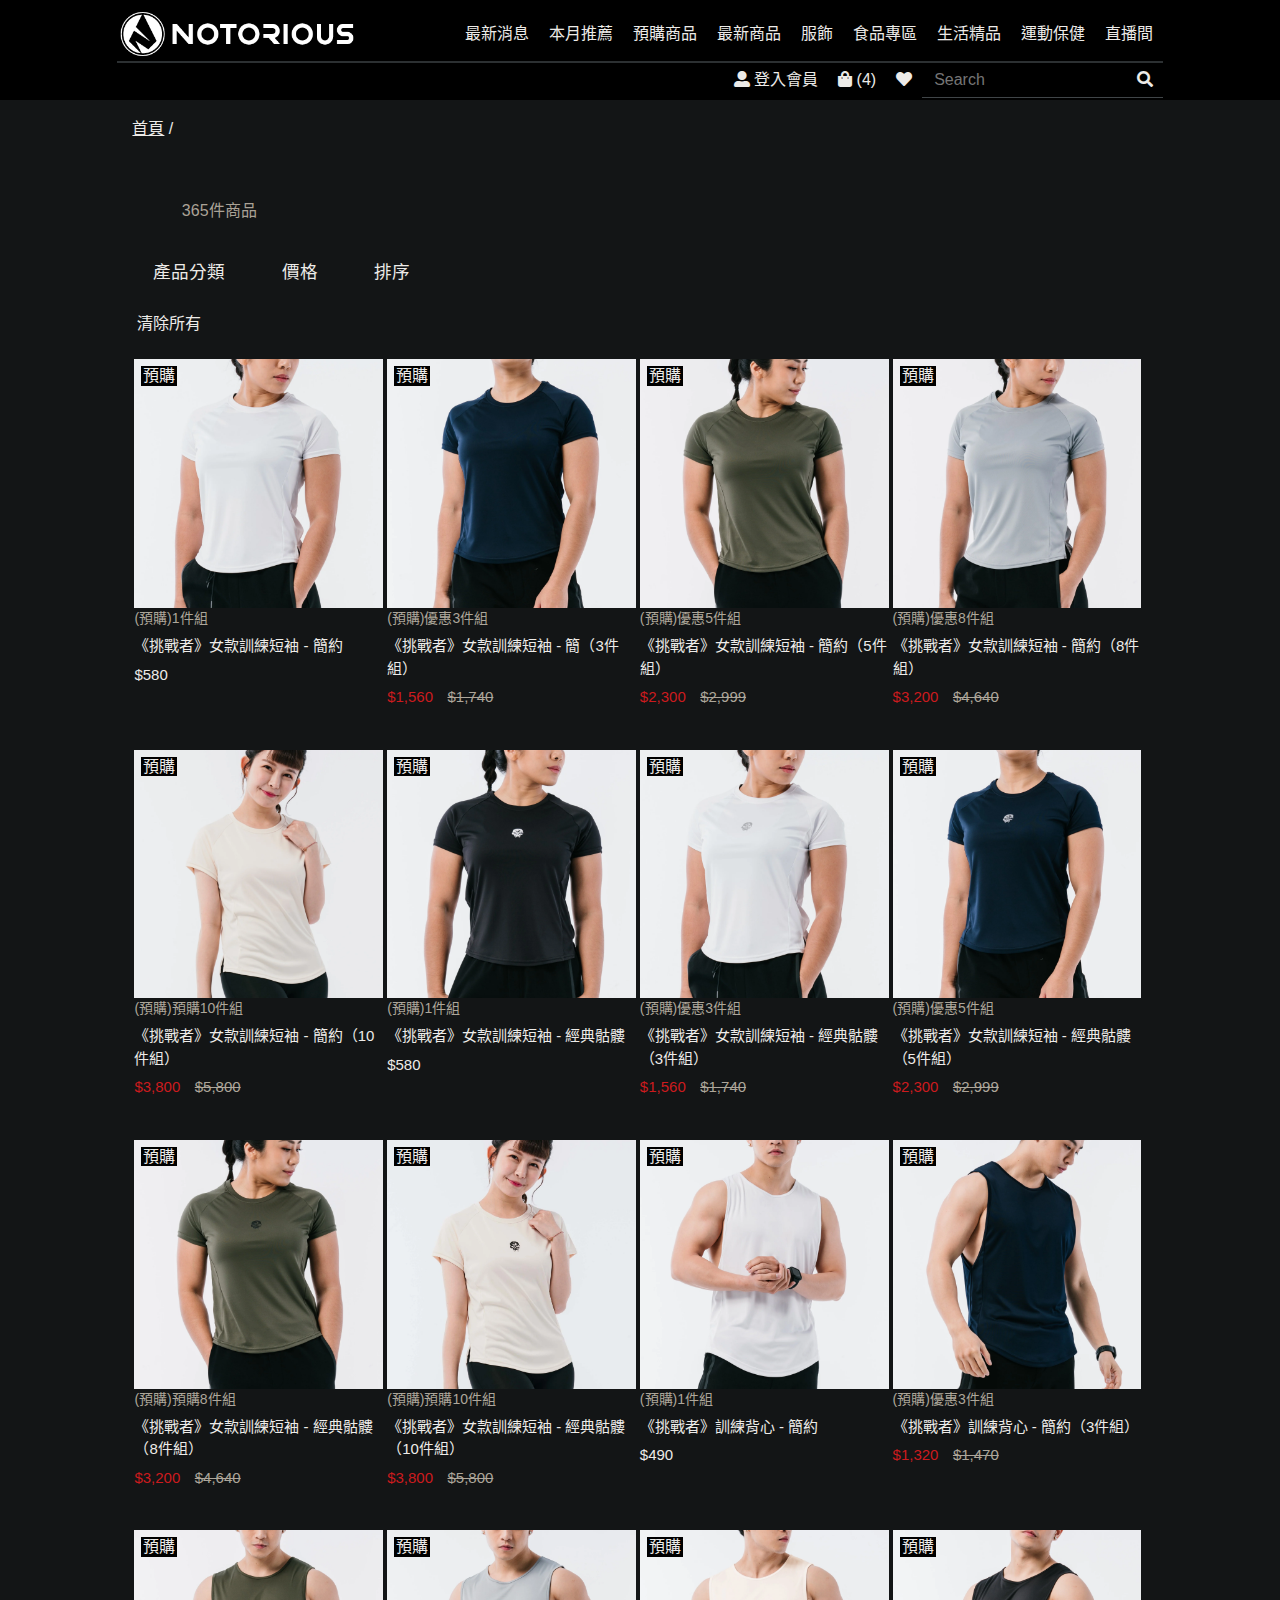
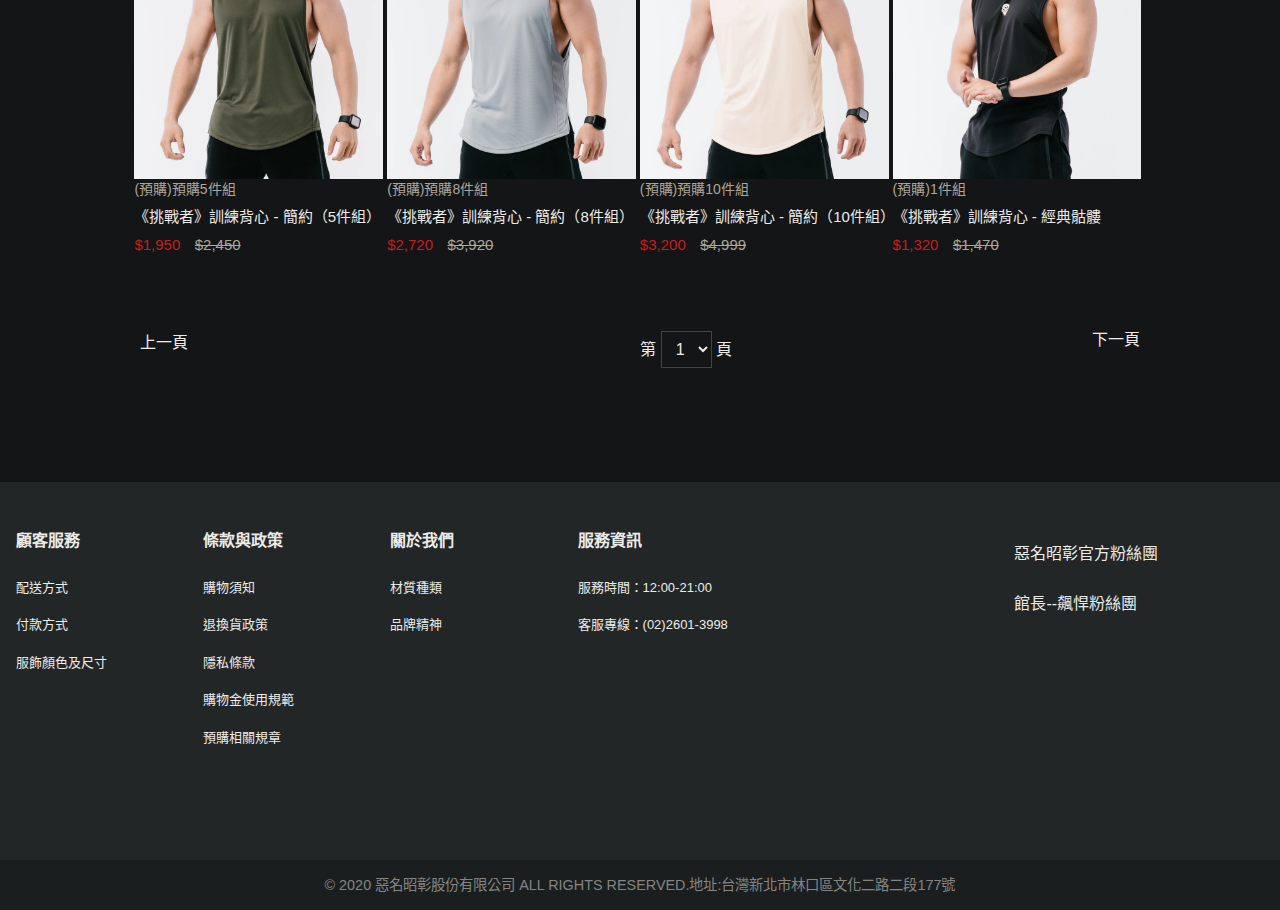
<file: recommend0.html>
<!DOCTYPE html>
<html lang="zh-TW">
<head>
    <meta charset="UTF-8">
    <meta name="viewport" content="width=device-width, initial-scale=1.0">
    <title>recommand1</title>    
    <link rel="stylesheet" href="./vendor/normalize_css/normalize.css">
    <link rel="stylesheet" href="./vendor/fontawesome-free-5.13.0-web/css/fontawesome.css">
	<link rel="stylesheet" href="./vendor/fontawesome-free-5.13.0-web/css/brands.css">
    <link rel="stylesheet" href="./vendor/fontawesome-free-5.13.0-web/css/solid.css">
    <link rel="stylesheet" href="./vendor/fontawesome-free-5.13.0-web/css/">
    <link rel="stylesheet" href="./css/normalize.css">
    <link rel="stylesheet" href="./css/style.css">
</head>
<body>
    <div class="wrapper">
        <div class="header">
            <div class="navbar">
                <div id="recom-popup-menu" class="recom-popup-menu">
                    <div class="container4">
                        <ul id="menu" class="popup">
                            <div class="row">
                                <div class="col-lg-2pd">
                                    <ul>
                                        <li class="popup-title">
                                            <a href="recommend1.html" class="popup-title">強打預購</a>
                                        </li>
                                        <li class="popup-item">
                                            <a href="recommend2" class="popup-link">鬼滅之刃</a>
                                        </li>
                                        <li class="popup-item">
                                            <a href="recommend3" class="popup-link">女款短袖</a>
                                        </li>
                                        <li class="popup-item">
                                            <a href="recommend4" class="popup-link">男款背心</a>
                                        </li>
                                        <li class="popup-item">
                                            <a href="recommend5" class="popup-link">男款短袖</a>
                                        </li>
                                        <li class="popup-item">
                                            <a href="recommend6" class="popup-link">男款長袖</a>
                                        </li>
                                    </ul>
                                </div>
                                <div class="col-lg-2pd">
                                    <ul>
                                        <li class="popup-title">
                                            <a href="recommend7" class="popup-title">特惠活動</a>
                                        </li>
                                        <li class="popup-item">
                                            <a href="recommend8" class="popup-link">年後鏟肉計畫</a>
                                        </li>
                                    </ul>
                                </div>
                                <div class="col-lg-2pd">
                                    <ul>
                                        <li class="popup-title">
                                            <a href="recommend9" class="popup-title">吃貨看過來</a>
                                        </li>
                                        <li class="popup-item">
                                            <a href="recommend10" class="popup-link">嚴選海鮮3000免運</a>
                                        </li>
                                        <li class="popup-item">
                                            <a href="recommend12" class="popup-link">休閒零食</a>
                                        </li>
                                        <li class="popup-item">
                                            <a href="recommend11" class="popup-link">大份量冷凍調理包買千免運</a>
                                        </li>
                                        <li class="popup-item">
                                            <a href="recommend12" class="popup-link">麵麵俱到</a>
                                        </li>
                                    </ul>
                                </div>
                            </div>
                        </ul>
                    </div>
                </div>
                <div id="pre-popup-menu" class="pre-popup-menu">
                    <div class="container4">
                        <ul id="menu" class="popup">
                            <div class="row">
                                <div class="col-lg-2pd">
                                    <ul>
                                        <li class="popup-title">
                                            <a href="#pre1" class="popup-title">Notorious 服飾預購</a>
                                        </li>
                                        <li class="popup-item">
                                            <a href="#pre2" class="popup-link">鬼滅之刃</a>
                                        </li>
                                        <li class="popup-item">
                                            <a href="#pre3" class="popup-link">女款短袖</a>
                                        </li>
                                        <li class="popup-item">
                                            <a href="#pre4" class="popup-link">男款背心</a>
                                        </li>
                                        <li class="popup-item">
                                            <a href="#pre5" class="popup-link">男款短袖</a>
                                        </li>
                                        <li class="popup-item">
                                            <a href="#pre6" class="popup-link">男款長袖</a>
                                        </li>
                                    </ul>
                                </div>
                            </div>
                        </ul>
                    </div>
                </div>
                <div id="com-popup-menu" class="com-popup-menu">
                    <div class="container4">
                        <ul id="menu" class="popup">
                            <div class="row">
                                <div class="col-lg-2pd">
                                    <ul>
                                        <li class="popup-title">
                                            <a href="#com1" class="popup-title">現貨商品</a>
                                        </li>
                                        <li class="popup-item">
                                            <a href="#com2" class="popup-link">3月新品</a>
                                        </li>
                                        <li class="popup-item">
                                            <a href="#com3" class="popup-link">2月新品</a>
                                        </li>
                                        <li class="popup-item">
                                            <a href="#com4" class="popup-link">1月新品</a>
                                        </li>
                                        <li class="popup-item">
                                            <a href="#com5" class="popup-link">12月新品</a>
                                        </li>
                                        <li class="popup-item">
                                            <a href="#com6" class="popup-link">11月新品</a>
                                        </li>
                                    </ul>
                                </div>
                                <div class="col-lg-2pd">
                                    <ul>
                                        <li class="popup-title">
                                            <a href="#com7" class="popup-title">本月推薦</a>7
                                        </li>
                                        <li class="popup-item">
                                            <a href="#com8" class="popup-link">鬼滅之刃</a>
                                        </li>
                                        <li class="popup-item">
                                            <a href="#com9" class="popup-link">熱銷商品補貨到</a>
                                        </li>
                                        <li class="popup-item">
                                            <a href="#com10" class="popup-link">新上市精品這裡找!</a>
                                        </li>
                                    </ul>
                                </div>
                            </div>
                        </ul>
                    </div>
                </div>
                <div id="apparel-popup-menu" class="apparel-popup-menu">
                    <div class="container4">
                        <ul id="menu" class="popup">
                            <div class="row">
                                <div class="col-lg-2pd">
                                    <ul>
                                        <li class="popup-title">
                                            <a href="#cloths" class="popup-title">上衣</a>
                                        </li>
                                        <li class="popup-item">
                                            <a href="#clothe1" class="popup-link">背心</a>
                                        </li>
                                        <li class="popup-item">
                                            <a href="#cloths2" class="popup-link">短袖</a>
                                        </li>
                                        <li class="popup-item">
                                            <a href="#cloths3" class="popup-link">七分袖</a>
                                        </li>
                                        <li class="popup-item">
                                            <a href="#cloths4" class="popup-link">長袖</a>
                                        </li>
                                        <li class="popup-item">
                                            <a href="#cloths5" class="popup-link">外套</a>
                                        </li>
                                        <li class="popup-item">
                                            <a href="#cloths6" class="popup-link">毛衣</a>
                                        </li>
                                    </ul>
                                </div>
                                <div class="col-lg-2pd">
                                    <ul>
                                        <li class="popup-title">
                                            <a href="#pants1" class="popup-title">褲子</a>
                                        </li>
                                        <li class="popup-item">
                                            <a href="#pants2" class="popup-link">短褲</a>
                                        </li>
                                        <li class="popup-item">
                                            <a href="#pants3" class="popup-link">長褲</a>
                                        </li>
                                        <li class="popup-item">
                                            <a href="#pants4" class="popup-link">緊身褲</a>
                                        </li>
                                        <li class="popup-item">
                                            <a href="#pants5" class="popup-link">牛仔褲</a>
                                        </li>
                                    </ul>
                                </div>
                                <div class="col-lg-2pd">
                                    <ul>
                                        <li class="popup-title">
                                            <a href="#sock1" class="popup-title">襪子</a>
                                        </li>
                                        <li class="popup-item">
                                            <a href="#sock2" class="popup-link">22-28cm船型薄襪</a>
                                        </li>
                                        <li class="popup-item">
                                            <a href="#sock2" class="popup-link">22-28cm船型休閒襪</a>
                                        </li>
                                        <li class="popup-item">
                                            <a href="#sock3" class="popup-link">22-28cm船型氣墊襪</a>
                                        </li>
                                        <li class="popup-item">
                                            <a href="#sock4" class="popup-link">22-26cm船型氣墊襪</a>
                                        </li>
                                        <li class="popup-item">
                                            <a href="#sock5" class="popup-link">22-28cm1/2氣墊襪</a>
                                        </li>
                                        <li class="popup-item">
                                            <a href="#sock6" class="popup-link">22-28cm1/4氣墊襪</a>
                                        </li>
                                        <li class="popup-item">
                                            <a href="#sock7" class="popup-link">22-28cm中筒氣墊襪</a>
                                        </li>
                                        <li class="popup-item">
                                            <a href="#sock8" class="popup-link">22-28c隱形襪</a>
                                        </li>
                                        <li class="popup-item">
                                            <a href="#sock9" class="popup-link">22-26cm隱形襪</a>
                                        </li>
                                        <li class="popup-item">
                                            <a href="#sock10" class="popup-link">22-28cm五指襪</a>
                                        </li>
                                        <li class="popup-item">
                                            <a href="#sock11" class="popup-link">22-28cm保暖襪</a>
                                        </li>
                                        <li class="popup-item">
                                            <a href="#sock12" class="popup-link">25-32cm加大款</a>
                                        </li>
                                        <li class="popup-item">
                                            <a href="#sock13" class="popup-link">24-30cm紳士襪</a>
                                        </li>
                                        <li class="popup-item">
                                            <a href="#sock14" class="popup-link">17-21cm大童襪</a>
                                        </li>
                                        <li class="popup-item">
                                            <a href="#sock15" class="popup-link">13-17cm小童襪</a>
                                        </li>
                                    </ul>
                                </div>
                                <div class="col-lg-2pd">
                                    <ul>
                                        <li class="popup-title">
                                            <a href="#fitt1" class="popup-title">配件</a>
                                        </li>
                                        <li class="popup-item">
                                            <a href="#fitt2" class="popup-link">香水</a>
                                        </li>
                                        <li class="popup-item">
                                            <a href="#fitt3" class="popup-link">帽子</a>
                                        </li>
                                        <li class="popup-item">
                                            <a href="#fitt4" class="popup-link">墨鏡</a>
                                        </li>
                                        <li class="popup-item">
                                            <a href="#fitt5" class="popup-link">背包</a>
                                        </li>
                                        <li class="popup-item">
                                            <a href="#fitt6" class="popup-link">拖鞋</a>
                                        </li>
                                        <li class="popup-item">
                                            <a href="#fitt7" class="popup-link">毛巾</a>
                                        </li>
                                        <li class="popup-item">
                                            <a href="#fitt8" class="popup-link">內褲</a>
                                        </li>
                                    </ul>
                                </div>
                                <div class="col-lg-2pd">
                                    <ul>
                                        <li class="popup-title">
                                            <a href="#meta1" class="popup-title">材質</a>
                                        </li>
                                        <li class="popup-item">
                                            <a href="#meta2" class="popup-link">天絲莫代爾</a>
                                        </li>
                                        <li class="popup-item">
                                            <a href="#meta3" class="popup-link">UnlimitedCotton</a>
                                        </li>
                                        <li class="popup-item">
                                            <a href="#meta4" class="popup-link">Drive-Train</a>
                                        </li>
                                        <li class="popup-item">
                                            <a href="#meta5" class="popup-link">TaxSilver</a>
                                        </li>
                                        <li class="popup-item">
                                            <a href="#meta6" class="popup-link">CottonEVO</a>
                                        </li>
                                        <li class="popup-item">
                                            <a href="#meta7" class="popup-link">TaxZinc</a>
                                        </li>
                                        <li class="popup-item">
                                            <a href="#meta8" class="popup-link">IcedLite</a>
                                        </li>
                                        <li class="popup-item">
                                            <a href="#meta9" class="popup-link">Cordura</a>
                                        </li>
                                    </ul>
                                </div>
                                <div class="col-lg-2pd">
                                    <ul>
                                        <li class="popup-title">
                                            <a href="#apparel" class="popup-title">商品換貨運費</a>
                                        </li>
                                    </ul>
                                </div>
                            </div>
                        </ul>
                    </div>
                </div>
                <div id="foods-popup-menu" class="foods-popup-menu">
                    <div class="container4">
                        <ul id="menu" class="popup">
                            <div class="row">
                                <div class="col-lg-2pd">
                                    <ul>
                                        <li class="popup-title">
                                            <a href="#freez1" class="popup-title">冷凍專區</a>
                                        </li>
                                        <li class="popup-item">
                                            <a href="#freez2" class="popup-link">冰淇淋</a>
                                        </li>
                                        <li class="popup-item">
                                            <a href="#freez3" class="popup-link">冷凍調理包</a>
                                        </li>
                                        <li class="popup-item">
                                            <a href="#freez4" class="popup-link">浦燒鰻</a>
                                        </li>
                                        <li class="popup-item">
                                            <a href="#freez5" class="popup-link">冷凍海鮮</a>
                                        </li>
                                    </ul>
                                </div>
                                <div class="col-lg-2pd">
                                    <ul>
                                        <li class="popup-title">
                                            <a href="#homo1" class="popup-title">常溫食品</a>
                                        </li>
                                        <li class="popup-item">
                                            <a href="#homo2" class="popup-link">麻辣鴨血</a>
                                        </li>
                                        <li class="popup-item">
                                            <a href="#homo3" class="popup-link">豬肉條</a>
                                        </li>
                                        <li class="popup-item">
                                            <a href="#homo4" class="popup-link">爆米花</a>
                                        </li>
                                        <li class="popup-item">
                                            <a href="#homo5" class="popup-link">True麵</a>
                                        </li>
                                        <li class="popup-item">
                                            <a href="#homo6" class="popup-link">花生牛奶</a>
                                        </li>
                                        <li class="popup-item">
                                            <a href="#homo7" class="popup-link">手撕魷魚條</a>
                                        </li>
                                    </ul>
                                </div>
                                <div class="col-lg-2pd">
                                    <ul>
                                        <li class="popup-title">
                                            <a href="#honey1" class="popup-title">蜂蜜工坊</a>
                                        </li>
                                        <li class="popup-item">
                                            <a href="#honey2" class="popup-link">大花咸豐草蜜</a>
                                        </li>
                                        <li class="popup-item">
                                            <a href="#honey3" class="popup-link">蜂膠</a>
                                        </li>
                                        <li class="popup-item">
                                            <a href="#honey4" class="popup-link">綜合堅果</a>
                                        </li>
                                        <li class="popup-item">
                                            <a href="#honey5" class="popup-link">蜂蜜檸檬機能飲</a>
                                        </li>
                                    </ul>
                                </div>
                                <div class="col-lg-2pd">
                                    <ul>
                                        <li class="popup-title">
                                            <a href="#water1" class="popup-title">水</a>
                                        </li>
                                        <li class="popup-item">
                                            <a href="#water2" class="popup-link">海洋深層水</a>
                                        </li>
                                    </ul>
                                </div>
                                <div class="col-lg-2pd">
                                    <ul>
                                        <li class="popup-title">
                                            <a href="#foods" class="popup-title">食品外島商品運費</a>
                                        </li>
                                    </ul>
                                </div>
                            </div>
                        </ul>
                    </div>
                </div>
                <div id="life-popup-menu" class="life-popup-menu">
                    <div class="container4">
                        <ul id="menu" class="popup">
                            <div class="row">
                                <div class="col-lg-2pd">
                                    <ul>
                                        <li class="popup-title">
                                            <a href="#muen1" class="popup-title">沐恩</a>
                                        </li>
                                        <li class="popup-item">
                                            <a href="#muen2" class="popup-link">衛浴組</a>
                                        </li>
                                        <li class="popup-item">
                                            <a href="#muen3" class="popup-link">環保隨身杯</a>
                                        </li>
                                        <li class="popup-item">
                                            <a href="#muen4" class="popup-link">壓克力寵物餐桌</a>
                                        </li>
                                        <li class="popup-item">
                                            <a href="#muen5" class="popup-link">整理收納</a>
                                        </li>
                                    </ul>
                                </div>
                                <div class="col-lg-2pd">
                                    <ul>
                                        <li class="popup-title">
                                            <a href="#clean1" class="popup-title">清潔整理</a>
                                        </li>
                                        <li class="popup-item">
                                            <a href="#clean2" class="popup-link">臉部保養</a>
                                        </li>
                                        <li class="popup-item">
                                            <a href="#clean3" class="popup-link">洗髮精/沐浴乳</a>
                                        </li>
                                    </ul>
                                </div>
                                <div class="col-lg-2pd">
                                    <ul>
                                        <li class="popup-title">
                                            <a href="#pro1" class="popup-title">防護淨化</a>
                                        </li>
                                        <li class="popup-item">
                                            <a href="#pro2" class="popup-link">三層收取式衛生紙</a>
                                        </li>
                                        <li class="popup-item">
                                            <a href="#pro3" class="popup-link">免沖洗潔手</a>
                                        </li>
                                        <li class="popup-item">
                                            <a href="#pro4" class="popup-link">肥皂</a>
                                        </li>
                                        <li class="popup-item">
                                            <a href="#pro5" class="popup-link">安全帽清潔慕斯</a>
                                        </li>
                                    </ul>
                                </div>
                                <div class="col-lg-2pd">
                                    <ul>
                                        <li class="popup-title">
                                            <a href="#home1" class="popup-title">居家生活</a>
                                        </li>
                                        <li class="popup-item">
                                            <a href="#home2" class="popup-link">吸塵器</a>
                                        </li>
                                        <li class="popup-item">
                                            <a href="#home3" class="popup-link">烤箱</a>
                                        </li>
                                        <li class="popup-item">
                                            <a href="#home4" class="popup-link">空氣清淨機</a>
                                        </li>
                                        <li class="popup-item">
                                            <a href="#home5" class="popup-link">多功能烹調盒</a>
                                        </li>
                                    </ul>
                                </div>
                                <div class="col-lg-2pd">
                                    <ul>
                                        <li class="popup-title">
                                            <a href="#life" class="popup-title">生活精品外島商品運費</a>
                                        </li>
                                    </ul>
                                </div>
                            </div>
                        </ul>
                    </div>
                </div>
                <div id="move-popup-menu" class="move-popup-menu">
                    <div class="container4">
                        <ul id="menu" class="popup">
                            <div class="row">
                                <div class="col-lg-2pd">
                                    <ul>
                                        <li class="popup-title">
                                            <a href="#prot1" class="popup-title">蛋白補給</a>
                                        </li>
                                        <li class="popup-item">
                                            <a href="#prot2" class="popup-link">濃縮乳清蛋白</a>
                                        </li>
                                        <li class="popup-item">
                                            <a href="#prot3" class="popup-link">分離乳清蛋白</a>
                                        </li>
                                        <li class="popup-item">
                                            <a href="#prot4" class="popup-link">分離大豆蛋白</a>
                                        </li>
                                        <li class="popup-item">
                                            <a href="#prot5" class="popup-link">能量乳清蛋白</a>
                                        </li>
                                    </ul>
                                </div>
                                <div class="col-lg-2pd">
                                    <ul>
                                        <li class="popup-title">
                                            <a href="#pns1" class="popup-title">專業營養補給</a>
                                        </li>
                                        <li class="popup-item">
                                            <a href="#pns2" class="popup-link">訓練補給</a>
                                        </li>
                                        <li class="popup-item">
                                            <a href="#pns3" class="popup-link">能量點心/沐浴乳</a>
                                        </li>
                                    </ul>
                                </div>
                                <div class="col-lg-2pd">
                                    <ul>
                                        <li class="popup-title">
                                            <a href="#fanshion1" class="popup-title">時尚運動</a>
                                        </li>
                                        <li class="popup-item">
                                            <a href="#fashion2" class="popup-link">運動水壺</a>
                                        </li>
                                    </ul>
                                </div>
                            </div>
                        </ul>
                    </div>
                </div>
                <div class="container">
                    <a href="index.html" class="brand">
                        <h1>notorious</h1>
                    </a>
                    <div class="menu-icon">
                        <a href="index.html" class="brand2">
                            <h1>notorious</h1>
                        </a>
                        <div class="nav-icon">
                            <a href="#!" class="icon-btn">
                                <i class="fas fa-bars"></i>
                            </a>
                        </div>
                        <div class="nav-icon">
                            <a href="#!" class="icon-btn">
                                <i class="fas fa-user"></i>
                            </a>
                        </div>
                        <div class="nav-icon">
                            <a href="#!" class="icon-btn">
                                <i class="fas fa-shopping-bag"></i>
                            </a>
                        </div>
                        <div class="nav-icon">
                            <a href="#!" class="icon-btn">
                                <i class="fas fa-search"></i>
                            </a>
                        </div>
                    </div>
                    <div class="menu">
                        <ul class="nav">
                            <li class="nav-item">
                                <a href="news_page1.html" class="nav-link">最新消息</a>
                            </li>
                            <li class="nav-item">
                                <a href="#recom-popup-menu" class="nav-link">本月推薦</a>
                            </li>
                            <li class="nav-item">
                                <a href="#pre-popup-menu" class="nav-link">預購商品</a>
                            </li>
                            <li class="nav-item">
                                <a href="#com-popup-menu" class="nav-link">最新商品</a>
                            </li>
                            <li class="nav-item">
                                <a href="#apparel-popup-menu" class="nav-link">服飾</a>
                            </li>
                            <li class="nav-item">
                                <a href="#foods-popup-menu" class="nav-link">食品專區</a>
                            </li>
                            <li class="nav-item">
                                <a href="#life-popup-menu" class="nav-link">生活精品</a>
                            </li>
                            <li class="nav-item">
                                <a href="#move-popup-menu" class="nav-link">運動保健</a>
                            </li>
                            <li class="nav-item">
                                <a href="#!" class="nav-link">直播間</a>
                            </li>
                        </ul>
                        <div class="menu2">
                            <ul class="nav2">
                                <li class="nav-item">
                                    <a href="#!" class="nav-link icon-btn">
                                        <i class="fas fa-user-alt"></i>
                                        登入會員
                                    </a>
                                </li>
                                <li class="nav-item">
                                    <a href="#!" class="nav-link icon-btn">
                                        <i class="fas fa-shopping-bag"></i>
                                        (4)
                                    </a>
                                </li>
                                <li class="nav-item">
                                    <a href="#!" class="nav-link icon-btn">
                                        <i class="fas fa-heart"></i>
                                    </a>
                                </li>
                                <li class="nav-item">
                                    <a href="#!" class="search icon-btn">
                                        <input class="menu-search" type="text" placeholder="Search">
                                        <i class="fas fa-search"></i>
                                    </a>
                                </li>
                            </ul>
                        </div>
                    </div>
                </div>
            </div>
        </div>
        <div class="navigation">
            <div class="container3">
                <div class="navi-item">
                    <a href="index.html "class="navi-title">首頁</a>
                    <div class="navi-title">/</div>
                </div>
                <div class="navi2">
                    <h1 class="sec-title">        </h1>
                    <p class="sec-title2">365件商品</p>
                </div>
                <div class="navi3">
                    <div class="class">產品分類</div>
                    <div class="class">價格</div>
                    <div class="class">排序</div>
                </div>
                <div class="navi4">
                    <a href="recommend0.html" class="clear2">清除所有</a>
                </div>
            </div>
            <div class="clothes">
                <div class="container3">
                    <div class="row">
                        <div class="clothe1 col-lg-3">
                            <div class="image-container">
                                <a href="#!" class="image" style="background-image: url(./images/clothes1-1.jpg);">
                                <div class="preo">預購</div>
                                </a>
                            </div>
                            <div class="hide-clothes">
                                <div class="row">
                                    <div class="clothe2 col-lg-3">
                                        <div class="image-container">
                                            <a href="#!" class="image" style="background-image: url('./images/clothes1-1.jpg');"></a>
                                        </div>
                                    </div>
                                    <div class="clothe2 col-lg-3">
                                        <div class="image-container">
                                            <a href="#!" class="image" style="background-image: url('./images/clothes1-2.jpg');"></a>
                                        </div>
                                    </div>
                                    <div class="clothe2 col-lg-3">
                                        <div class="image-container">
                                            <a href="#!" class="image" style="background-image: url('./images/clothes1-3.jpg');"></a>
                                        </div>
                                    </div>
                                    <div class="clothe2 col-lg-3">
                                        <div class="image-container">
                                            <a href="#!" class="image" style="background-image: url('./images/clothes1-4.jpg');"></a>
                                        </div>
                                    </div>
                                </div>
                            </div>
                            <div class="preview">
                                <div class="title">(預購)1件組</div>
                                <div class="sub">
                                    <a href="#!" class="sub-title">《挑戰者》女款訓練短袖 - 簡約</a>
                                </div>
                                <div class="price">$580</div>
                                <div class="space">123</div>
                            </div>
                        </div>
                        <div class="clothe1 col-lg-3">
                            <div class="image-container">
                                <a href="#!" class="image" style="background-image: url(./images/clothes1-2.jpg);">
                                <div class="preo">預購</div>
                                </a>
                            </div>
                            <div class="hide-clothes">
                                <div class="row">
                                    <div class="clothe2 col-lg-3">
                                        <div class="image-container">
                                            <a href="#!" class="image" style="background-image: url('./images/clothes1-1.jpg');"></a>
                                        </div>
                                    </div>
                                    <div class="clothe2 col-lg-3">
                                        <div class="image-container">
                                            <a href="#!" class="image" style="background-image: url('./images/clothes1-2.jpg');"></a>
                                        </div>
                                    </div>
                                    <div class="clothe2 col-lg-3">
                                        <div class="image-container">
                                            <a href="#!" class="image" style="background-image: url('./images/clothes1-3.jpg');"></a>
                                        </div>
                                    </div>
                                    <div class="clothe2 col-lg-3">
                                        <div class="image-container">
                                            <a href="#!" class="image" style="background-image: url('./images/clothes1-4.jpg');"></a>
                                        </div>
                                    </div>
                                </div>
                            </div>
                            <div class="preview">
                                <div class="title">(預購)優惠3件組</div>
                                <div class="sub">
                                    <a href="#!" class="sub-title">《挑戰者》女款訓練短袖 - 簡（3件組）</a>
                                </div>
                                <div class="price2">$1,560</div>
                                <div class="price3">$1,740</div>
                                <div class="space">123</div>
                            </div>
                        </div>
                        <div class="clothe1 col-lg-3">
                            <div class="image-container">
                                <a href="#!" class="image" style="background-image: url(./images/clothes1-3.jpg);">
                                <div class="preo">預購</div>
                                </a>
                            </div>
                            <div class="hide-clothes">
                                <div class="row">
                                    <div class="clothe2 col-lg-3">
                                        <div class="image-container">
                                            <a href="#!" class="image" style="background-image: url('./images/clothes1-1.jpg');"></a>
                                        </div>
                                    </div>
                                    <div class="clothe2 col-lg-3">
                                        <div class="image-container">
                                            <a href="#!" class="image" style="background-image: url('./images/clothes1-2.jpg');"></a>
                                        </div>
                                    </div>
                                    <div class="clothe2 col-lg-3">
                                        <div class="image-container">
                                            <a href="#!" class="image" style="background-image: url('./images/clothes1-3.jpg');"></a>
                                        </div>
                                    </div>
                                    <div class="clothe2 col-lg-3">
                                        <div class="image-container">
                                            <a href="#!" class="image" style="background-image: url('./images/clothes1-4.jpg');"></a>
                                        </div>
                                    </div>
                                </div>
                            </div>
                            <div class="preview">
                                <div class="title">(預購)優惠5件組</div>
                                <div class="sub">
                                    <a href="#!" class="sub-title">《挑戰者》女款訓練短袖 - 簡約（5件組）</a>
                                </div>
                                <div class="price2">$2,300</div>
                                <div class="price3">$2,999</div>
                                <div class="space">123</div>
                            </div>
                        </div>
                        <div class="clothe1 col-lg-3">
                            <div class="image-container">
                                <a href="#!" class="image" style="background-image: url(./images/clothes1-4.jpg);">
                                <div class="preo">預購</div>
                                </a>
                            </div>
                            <div class="hide-clothes">
                                <div class="row">
                                    <div class="clothe2 col-lg-3">
                                        <div class="image-container">
                                            <a href="#!" class="image" style="background-image: url('./images/clothes1-1.jpg');"></a>
                                        </div>
                                    </div>
                                    <div class="clothe2 col-lg-3">
                                        <div class="image-container">
                                            <a href="#!" class="image" style="background-image: url('./images/clothes1-2.jpg');"></a>
                                        </div>
                                    </div>
                                    <div class="clothe2 col-lg-3">
                                        <div class="image-container">
                                            <a href="#!" class="image" style="background-image: url('./images/clothes1-3.jpg');"></a>
                                        </div>
                                    </div>
                                    <div class="clothe2 col-lg-3">
                                        <div class="image-container">
                                            <a href="#!" class="image" style="background-image: url('./images/clothes1-4.jpg');"></a>
                                        </div>
                                    </div>
                                </div>
                            </div>
                            <div class="preview">
                                <div class="title">(預購)優惠8件組</div>
                                <div class="sub">
                                    <a href="#!" class="sub-title">《挑戰者》女款訓練短袖 - 簡約（8件組）</a>
                                </div>
                                <div class="price2">$3,200</div>
                                <div class="price3">$4,640</div>
                                <div class="space">123</div>
                            </div>
                        </div>
                    </div>
                    <div class="row">
                        <div class="clothe1 col-lg-3">
                            <div class="image-container">
                                <a href="#!" class="image" style="background-image: url(./images/clothes1-5.jpg);">
                                <div class="preo">預購</div>
                                </a>
                            </div>
                            <div class="hide-clothes">
                                <div class="row">
                                    <div class="clothe2 col-lg-3">
                                        <div class="image-container">
                                            <a href="#!" class="image" style="background-image: url('./images/clothes1-1.jpg');"></a>
                                        </div>
                                    </div>
                                    <div class="clothe2 col-lg-3">
                                        <div class="image-container">
                                            <a href="#!" class="image" style="background-image: url('./images/clothes1-2.jpg');"></a>
                                        </div>
                                    </div>
                                    <div class="clothe2 col-lg-3">
                                        <div class="image-container">
                                            <a href="#!" class="image" style="background-image: url('./images/clothes1-3.jpg');"></a>
                                        </div>
                                    </div>
                                    <div class="clothe2 col-lg-3">
                                        <div class="image-container">
                                            <a href="#!" class="image" style="background-image: url('./images/clothes1-4.jpg');"></a>
                                        </div>
                                    </div>
                                </div>
                            </div>
                            <div class="preview">
                                <div class="title">(預購)預購10件組</div>
                                <div class="sub">
                                    <a href="#!" class="sub-title">《挑戰者》女款訓練短袖 - 簡約（10件組）</a>
                                </div>
                                <div class="price2">$3,800</div>
                                <div class="price3">$5,800</div>
                                <div class="space">123</div>
                            </div>
                        </div>
                        <div class="clothe1 col-lg-3">
                            <div class="image-container">
                                <a href="#!" class="image" style="background-image: url(./images/clothes2-1.jpg);">
                                <div class="preo">預購</div>
                                </a>
                            </div>
                            <div class="hide-clothes">
                                <div class="row">
                                    <div class="clothe2 col-lg-3">
                                        <div class="image-container">
                                            <a href="#!" class="image" style="background-image: url('./images/clothes2-1.jpg');"></a>
                                        </div>
                                    </div>
                                    <div class="clothe2 col-lg-3">
                                        <div class="image-container">
                                            <a href="#!" class="image" style="background-image: url('./images/clothes2-2.jpg');"></a>
                                        </div>
                                    </div>
                                    <div class="clothe2 col-lg-3">
                                        <div class="image-container">
                                            <a href="#!" class="image" style="background-image: url('./images/clothes2-3.jpg');"></a>
                                        </div>
                                    </div>
                                    <div class="clothe2 col-lg-3">
                                        <div class="image-container">
                                            <a href="#!" class="image" style="background-image: url('./images/clothes2-4.jpg');"></a>
                                        </div>
                                    </div>
                                </div>
                            </div>
                            <div class="preview">
                                <div class="title">(預購)1件組</div>
                                <div class="sub">
                                    <a href="#!" class="sub-title">《挑戰者》女款訓練短袖 - 經典骷髏</a>
                                </div>
                                <div class="price">$580</div>
                                <div class="space">123</div>
                            </div>
                        </div>
                        <div class="clothe1 col-lg-3">
                            <div class="image-container">
                                <a href="#!" class="image" style="background-image: url(./images/clothes2-2.jpg);">
                                <div class="preo">預購</div>
                                </a>
                            </div>
                            <div class="hide-clothes">
                                <div class="row">
                                    <div class="clothe2 col-lg-3">
                                        <div class="image-container">
                                            <a href="#!" class="image" style="background-image: url('./images/clothes2-1.jpg');"></a>
                                        </div>
                                    </div>
                                    <div class="clothe2 col-lg-3">
                                        <div class="image-container">
                                            <a href="#!" class="image" style="background-image: url('./images/clothes2-2.jpg');"></a>
                                        </div>
                                    </div>
                                    <div class="clothe2 col-lg-3">
                                        <div class="image-container">
                                            <a href="#!" class="image" style="background-image: url('./images/clothes2-3.jpg');"></a>
                                        </div>
                                    </div>
                                    <div class="clothe2 col-lg-3">
                                        <div class="image-container">
                                            <a href="#!" class="image" style="background-image: url('./images/clothes2-4.jpg');"></a>
                                        </div>
                                    </div>
                                </div>
                            </div>
                            <div class="preview">
                                <div class="title">(預購)優惠3件組</div>
                                <div class="sub">
                                    <a href="#!" class="sub-title">《挑戰者》女款訓練短袖 - 經典骷髏（3件組）</a>
                                </div>
                                <div class="price2">$1,560</div>
                                <div class="price3">$1,740</div>
                                <div class="space">123</div>
                            </div>
                        </div>
                        <div class="clothe1 col-lg-3">
                            <div class="image-container">
                                <a href="#!" class="image" style="background-image: url(./images/clothes2-3.jpg);">
                                <div class="preo">預購</div>
                                </a>
                            </div>
                            <div class="hide-clothes">
                                <div class="row">
                                    <div class="clothe2 col-lg-3">
                                        <div class="image-container">
                                            <a href="#!" class="image" style="background-image: url('./images/clothes2-1.jpg');"></a>
                                        </div>
                                    </div>
                                    <div class="clothe2 col-lg-3">
                                        <div class="image-container">
                                            <a href="#!" class="image" style="background-image: url('./images/clothes2-2.jpg');"></a>
                                        </div>
                                    </div>
                                    <div class="clothe2 col-lg-3">
                                        <div class="image-container">
                                            <a href="#!" class="image" style="background-image: url('./images/clothes2-3.jpg');"></a>
                                        </div>
                                    </div>
                                    <div class="clothe2 col-lg-3">
                                        <div class="image-container">
                                            <a href="#!" class="image" style="background-image: url('./images/clothes2-4.jpg');"></a>
                                        </div>
                                    </div>
                                </div>
                            </div>
                            <div class="preview">
                                <div class="title">(預購)優惠5件組</div>
                                <div class="sub">
                                    <a href="#!" class="sub-title">《挑戰者》女款訓練短袖 - 經典骷髏（5件組）</a>
                                </div>
                                <div class="price2">$2,300</div>
                                <div class="price3">$2,999</div>
                                <div class="space">123</div>
                            </div>
                        </div>
                    </div>
                    <div class="row">
                        <div class="clothe1 col-lg-3">
                            <div class="image-container">
                                <a href="#!" class="image" style="background-image: url(./images/clothes2-4.jpg);">
                                <div class="preo">預購</div>
                                </a>
                            </div>
                            <div class="hide-clothes">
                                <div class="row">
                                    <div class="clothe2 col-lg-3">
                                        <div class="image-container">
                                            <a href="#!" class="image" style="background-image: url('./images/clothes2-1.jpg');"></a>
                                        </div>
                                    </div>
                                    <div class="clothe2 col-lg-3">
                                        <div class="image-container">
                                            <a href="#!" class="image" style="background-image: url('./images/clothes2-2.jpg');"></a>
                                        </div>
                                    </div>
                                    <div class="clothe2 col-lg-3">
                                        <div class="image-container">
                                            <a href="#!" class="image" style="background-image: url('./images/clothes2-3.jpg');"></a>
                                        </div>
                                    </div>
                                    <div class="clothe2 col-lg-3">
                                        <div class="image-container">
                                            <a href="#!" class="image" style="background-image: url('./images/clothes2-4.jpg');"></a>
                                        </div>
                                    </div>
                                </div>
                            </div>
                            <div class="preview">
                                <div class="title">(預購)預購8件組</div>
                                <div class="sub">
                                    <a href="#!" class="sub-title">《挑戰者》女款訓練短袖 - 經典骷髏（8件組）</a>
                                </div>
                                <div class="price2">$3,200</div>
                                <div class="price3">$4,640</div>
                                <div class="space">123</div>
                            </div>
                        </div>
                        <div class="clothe1 col-lg-3">
                            <div class="image-container">
                                <a href="#!" class="image" style="background-image: url(./images/clothes2-5.jpg);">
                                <div class="preo">預購</div>
                                </a>
                            </div>
                            <div class="hide-clothes">
                                <div class="row">
                                    <div class="clothe2 col-lg-3">
                                        <div class="image-container">
                                            <a href="#!" class="image" style="background-image: url('./images/clothes2-1.jpg');"></a>
                                        </div>
                                    </div>
                                    <div class="clothe2 col-lg-3">
                                        <div class="image-container">
                                            <a href="#!" class="image" style="background-image: url('./images/clothes2-2.jpg');"></a>
                                        </div>
                                    </div>
                                    <div class="clothe2 col-lg-3">
                                        <div class="image-container">
                                            <a href="#!" class="image" style="background-image: url('./images/clothes2-3.jpg');"></a>
                                        </div>
                                    </div>
                                    <div class="clothe2 col-lg-3">
                                        <div class="image-container">
                                            <a href="#!" class="image" style="background-image: url('./images/clothes2-4.jpg');"></a>
                                        </div>
                                    </div>
                                </div>
                            </div>
                            <div class="preview">
                                <div class="title">(預購)預購10件組</div>
                                <div class="sub">
                                    <a href="#!" class="sub-title">《挑戰者》女款訓練短袖 - 經典骷髏（10件組）</a>
                                </div>
                                <div class="price2">$3,800</div>
                                <div class="price3">$5,800</div>
                                <div class="space">123</div>
                            </div>
                        </div>
                        <div class="clothe1 col-lg-3">
                            <div class="image-container">
                                <a href="#!" class="image" style="background-image: url(./images/clothes3-1.jpg);">
                                <div class="preo">預購</div>
                                </a>
                            </div>
                            <div class="hide-clothes">
                                <div class="row">
                                    <div class="clothe2 col-lg-3">
                                        <div class="image-container">
                                            <a href="#!" class="image" style="background-image: url('./images/clothes3-1.jpg');"></a>
                                        </div>
                                    </div>
                                    <div class="clothe2 col-lg-3">
                                        <div class="image-container">
                                            <a href="#!" class="image" style="background-image: url('./images/clothes3-2.jpg');"></a>
                                        </div>
                                    </div>
                                    <div class="clothe2 col-lg-3">
                                        <div class="image-container">
                                            <a href="#!" class="image" style="background-image: url('./images/clothes3-3.jpg');"></a>
                                        </div>
                                    </div>
                                    <div class="clothe2 col-lg-3">
                                        <div class="image-container">
                                            <a href="#!" class="image" style="background-image: url('./images/clothes3-4.jpg');"></a>
                                        </div>
                                    </div>
                                </div>
                            </div>
                            <div class="preview">
                                <div class="title">(預購)1件組</div>
                                <div class="sub">
                                    <a href="#!" class="sub-title">《挑戰者》訓練背心 - 簡約</a>
                                </div>
                                <div class="price">$490</div>
                                <div class="space">123</div>
                            </div>
                        </div>
                        <div class="clothe1 col-lg-3">
                            <div class="image-container">
                                <a href="#!" class="image" style="background-image: url(./images/clothes3-2.jpg);">
                                <div class="preo">預購</div>
                                </a>
                            </div>
                            <div class="hide-clothes">
                                <div class="row">
                                    <div class="clothe2 col-lg-3">
                                        <div class="image-container">
                                            <a href="#!" class="image" style="background-image: url('./images/clothes3-1.jpg');"></a>
                                        </div>
                                    </div>
                                    <div class="clothe2 col-lg-3">
                                        <div class="image-container">
                                            <a href="#!" class="image" style="background-image: url('./images/clothes3-2.jpg');"></a>
                                        </div>
                                    </div>
                                    <div class="clothe2 col-lg-3">
                                        <div class="image-container">
                                            <a href="#!" class="image" style="background-image: url('./images/clothes3-3.jpg');"></a>
                                        </div>
                                    </div>
                                    <div class="clothe2 col-lg-3">
                                        <div class="image-container">
                                            <a href="#!" class="image" style="background-image: url('./images/clothes3-4.jpg');"></a>
                                        </div>
                                    </div>
                                </div>
                            </div>
                            <div class="preview">
                                <div class="title">(預購)優惠3件組</div>
                                <div class="sub">
                                    <a href="#!" class="sub-title">《挑戰者》訓練背心 - 簡約（3件組）</a>
                                </div>
                                <div class="price2">$1,320</div>
                                <div class="price3">$1,470</div>
                                <div class="space">123</div>
                            </div>
                        </div>
                    </div>
                    <div class="row">
                        <div class="clothe1 col-lg-3">
                            <div class="image-container">
                                <a href="#!" class="image" style="background-image: url(./images/clothes3-3.jpg);">
                                <div class="preo">預購</div>
                                </a>
                            </div>
                            <div class="hide-clothes">
                                <div class="row">
                                    <div class="clothe2 col-lg-3">
                                        <div class="image-container">
                                            <a href="#!" class="image" style="background-image: url('./images/clothes3-1.jpg');"></a>
                                        </div>
                                    </div>
                                    <div class="clothe2 col-lg-3">
                                        <div class="image-container">
                                            <a href="#!" class="image" style="background-image: url('./images/clothes3-2.jpg');"></a>
                                        </div>
                                    </div>
                                    <div class="clothe2 col-lg-3">
                                        <div class="image-container">
                                            <a href="#!" class="image" style="background-image: url('./images/clothes3-3.jpg');"></a>
                                        </div>
                                    </div>
                                    <div class="clothe2 col-lg-3">
                                        <div class="image-container">
                                            <a href="#!" class="image" style="background-image: url('./images/clothes3-4.jpg');"></a>
                                        </div>
                                    </div>
                                </div>
                            </div>
                            <div class="preview">
                                <div class="title">(預購)預購5件組</div>
                                <div class="sub">
                                    <a href="#!" class="sub-title">《挑戰者》訓練背心 - 簡約（5件組）</a>
                                </div>
                                <div class="price2">$1,950</div>
                                <div class="price3">$2,450</div>
                                <div class="space">123</div>
                            </div>
                        </div>
                        <div class="clothe1 col-lg-3">
                            <div class="image-container">
                                <a href="#!" class="image" style="background-image: url(./images/clothes3-4.jpg);">
                                <div class="preo">預購</div>
                                </a>
                            </div>
                            <div class="hide-clothes">
                                <div class="row">
                                    <div class="clothe2 col-lg-3">
                                        <div class="image-container">
                                            <a href="#!" class="image" style="background-image: url('./images/clothes3-1.jpg');"></a>
                                        </div>
                                    </div>
                                    <div class="clothe2 col-lg-3">
                                        <div class="image-container">
                                            <a href="#!" class="image" style="background-image: url('./images/clothes3-2.jpg');"></a>
                                        </div>
                                    </div>
                                    <div class="clothe2 col-lg-3">
                                        <div class="image-container">
                                            <a href="#!" class="image" style="background-image: url('./images/clothes3-3.jpg');"></a>
                                        </div>
                                    </div>
                                    <div class="clothe2 col-lg-3">
                                        <div class="image-container">
                                            <a href="#!" class="image" style="background-image: url('./images/clothes3-4.jpg');"></a>
                                        </div>
                                    </div>
                                </div>
                            </div>
                            <div class="preview">
                                <div class="title">(預購)預購8件組</div>
                                <div class="sub">
                                    <a href="#!" class="sub-title">《挑戰者》訓練背心 - 簡約（8件組）</a>
                                </div>
                                <div class="price2">$2,720</div>
                                <div class="price3">$3,920</div>
                                <div class="space">123</div>
                            </div>
                        </div>
                        <div class="clothe1 col-lg-3">
                            <div class="image-container">
                                <a href="#!" class="image" style="background-image: url(./images/clothes3-5.jpg);">
                                <div class="preo">預購</div>
                                </a>
                            </div>
                            <div class="hide-clothes">
                                <div class="row">
                                    <div class="clothe2 col-lg-3">
                                        <div class="image-container">
                                            <a href="#!" class="image" style="background-image: url('./images/clothes3-1.jpg');"></a>
                                        </div>
                                    </div>
                                    <div class="clothe2 col-lg-3">
                                        <div class="image-container">
                                            <a href="#!" class="image" style="background-image: url('./images/clothes3-2.jpg');"></a>
                                        </div>
                                    </div>
                                    <div class="clothe2 col-lg-3">
                                        <div class="image-container">
                                            <a href="#!" class="image" style="background-image: url('./images/clothes3-3.jpg');"></a>
                                        </div>
                                    </div>
                                    <div class="clothe2 col-lg-3">
                                        <div class="image-container">
                                            <a href="#!" class="image" style="background-image: url('./images/clothes3-4.jpg');"></a>
                                        </div>
                                    </div>
                                </div>
                            </div>
                            <div class="preview">
                                <div class="title">(預購)預購10件組</div>
                                <div class="sub">
                                    <a href="#!" class="sub-title">《挑戰者》訓練背心 - 簡約（10件組）</a>
                                </div>
                                <div class="price2">$3,200</div>
                                <div class="price3">$4,999</div>
                                <div class="space">123</div>
                            </div>
                        </div>
                        <div class="clothe1 col-lg-3">
                            <div class="image-container">
                                <a href="#!" class="image" style="background-image: url(./images/clothes4-1.jpg);">
                                <div class="preo">預購</div>
                                </a>
                            </div>
                            <div class="hide-clothes">
                                <div class="row">
                                    <div class="clothe2 col-lg-3">
                                        <div class="image-container">
                                            <a href="#!" class="image" style="background-image: url('./images/clothes4-1.jpg');"></a>
                                        </div>
                                    </div>
                                    <div class="clothe2 col-lg-3">
                                        <div class="image-container">
                                            <a href="#!" class="image" style="background-image: url('./images/clothes4-2.jpg');"></a>
                                        </div>
                                    </div>
                                    <div class="clothe2 col-lg-3">
                                        <div class="image-container">
                                            <a href="#!" class="image" style="background-image: url('./images/clothes4-3.jpg');"></a>
                                        </div>
                                    </div>
                                    <div class="clothe2 col-lg-3">
                                        <div class="image-container">
                                            <a href="#!" class="image" style="background-image: url('./images/clothes4-4.jpg');"></a>
                                        </div>
                                    </div>
                                </div>
                            </div>
                            <div class="preview">
                                <div class="title">(預購)1件組</div>
                                <div class="sub">
                                    <a href="#!" class="sub-title">《挑戰者》訓練背心 - 經典骷髏</a>
                                </div>
                                <div class="price2">$1,320</div>
                                <div class="price3">$1,470</div>
                                <div class="space">123</div>
                            </div>
                        </div>
                    </div>
                </div>
                <div class="container3">
                    <ul class="page">
                        <li>
                            <a href="#!"class="pre_page">上一頁</a>
                        </li>
                        <li class="select_page">
                            第
                            <select class="select__page">
                                <option value="1" selected="selected">1</option>
                                <option value="2">2</option>
                                <option value="3">3</option>
                                <option value="4">4</option>
                                <option value="5">5</option>
                                <option value="6">6</option>
        
                            </select>
                            頁
                        </li>
                        <li class="next_page">
                            <a href="#!"class="next__page">下一頁</a>
                        </li>
                    </ul>
                </div>
            </div>
        </div>
        <footer class="footer">
            <div class="hero hero-three">
                <div class="container2">
                    <div class="row">
                        <div class="col-lg-2">
                            <div class="footer-title">顧客服務</div>
                            <ul>
                                <li class="footer-item">
                                    <a href="#!" class="footer-link">配送方式</a>
                                </li>
                                <li class="footer-item">
                                    <a href="#!" class="footer-link">付款方式</a>
                                </li>
                                <li class="footer-item">
                                    <a href="#!" class="footer-link">服飾顏色及尺寸</a>
                                </li>
                            </ul>
                        </div>
                        <div class="col-lg-2">
                            <div class="footer-title">條款與政策</div>
                            <ul>
                                <li class="footer-item">
                                    <a href="#!" class="footer-link">購物須知</a>
                                </li>
                                <li class="footer-item">
                                    <a href="#!" class="footer-link">退換貨政策</a>
                                </li>
                                <li class="footer-item">
                                    <a href="#!" class="footer-link">隱私條款</a>
                                </li>
                                <li class="footer-item">
                                    <a href="#!" class="footer-link">購物金使用規範</a>
                                </li>
                                <li class="footer-item">
                                    <a href="#!" class="footer-link">預購相關規章</a>
                                </li>
                            </ul>
                        </div>
                        <div class="col-lg-2">
                            <div class="footer-title">關於我們</div>
                            <ul>
                                <li class="footer-item">
                                    <a href="#!" class="footer-link">材質種類</a>
                                </li>
                                <li class="footer-item">
                                    <a href="#!" class="footer-link">品牌精神</a>
                                </li>
                            </ul>
                        </div>
                        <div class="col-lg-2">
                            <div class="footer-title">服務資訊</div>
                            <ul>
                                <li class="footer-item">
                                    <a href="#!" class="footer-link">服務時間：12:00-21:00</a>
                                </li>
                                <li class="footer-item">
                                    <a href="#!" class="footer-link">客服專線：(02)2601-3998</a>
                                </li>
                            </ul>
                        </div>
                        <div class="fans col-lg-2">
                            <ul>
                                <li>
                                    <div class="fans-item">惡名昭彰官方粉絲團</div>
                                </li>
                                <li>
                                    <div class="fans-item">館長--飆悍粉絲團</div>
                                </li>
                            </ul>
                        </div>
                    </div>
                </div>
                <p class="copyright2">© 2020 惡名昭彰股份有限公司 ALL RIGHTS RESERVED.地址:台灣新北市林口區文化二路二段177號
                </p>
            </div>
        </footer>
    </div>
</body>
</html>
</file>
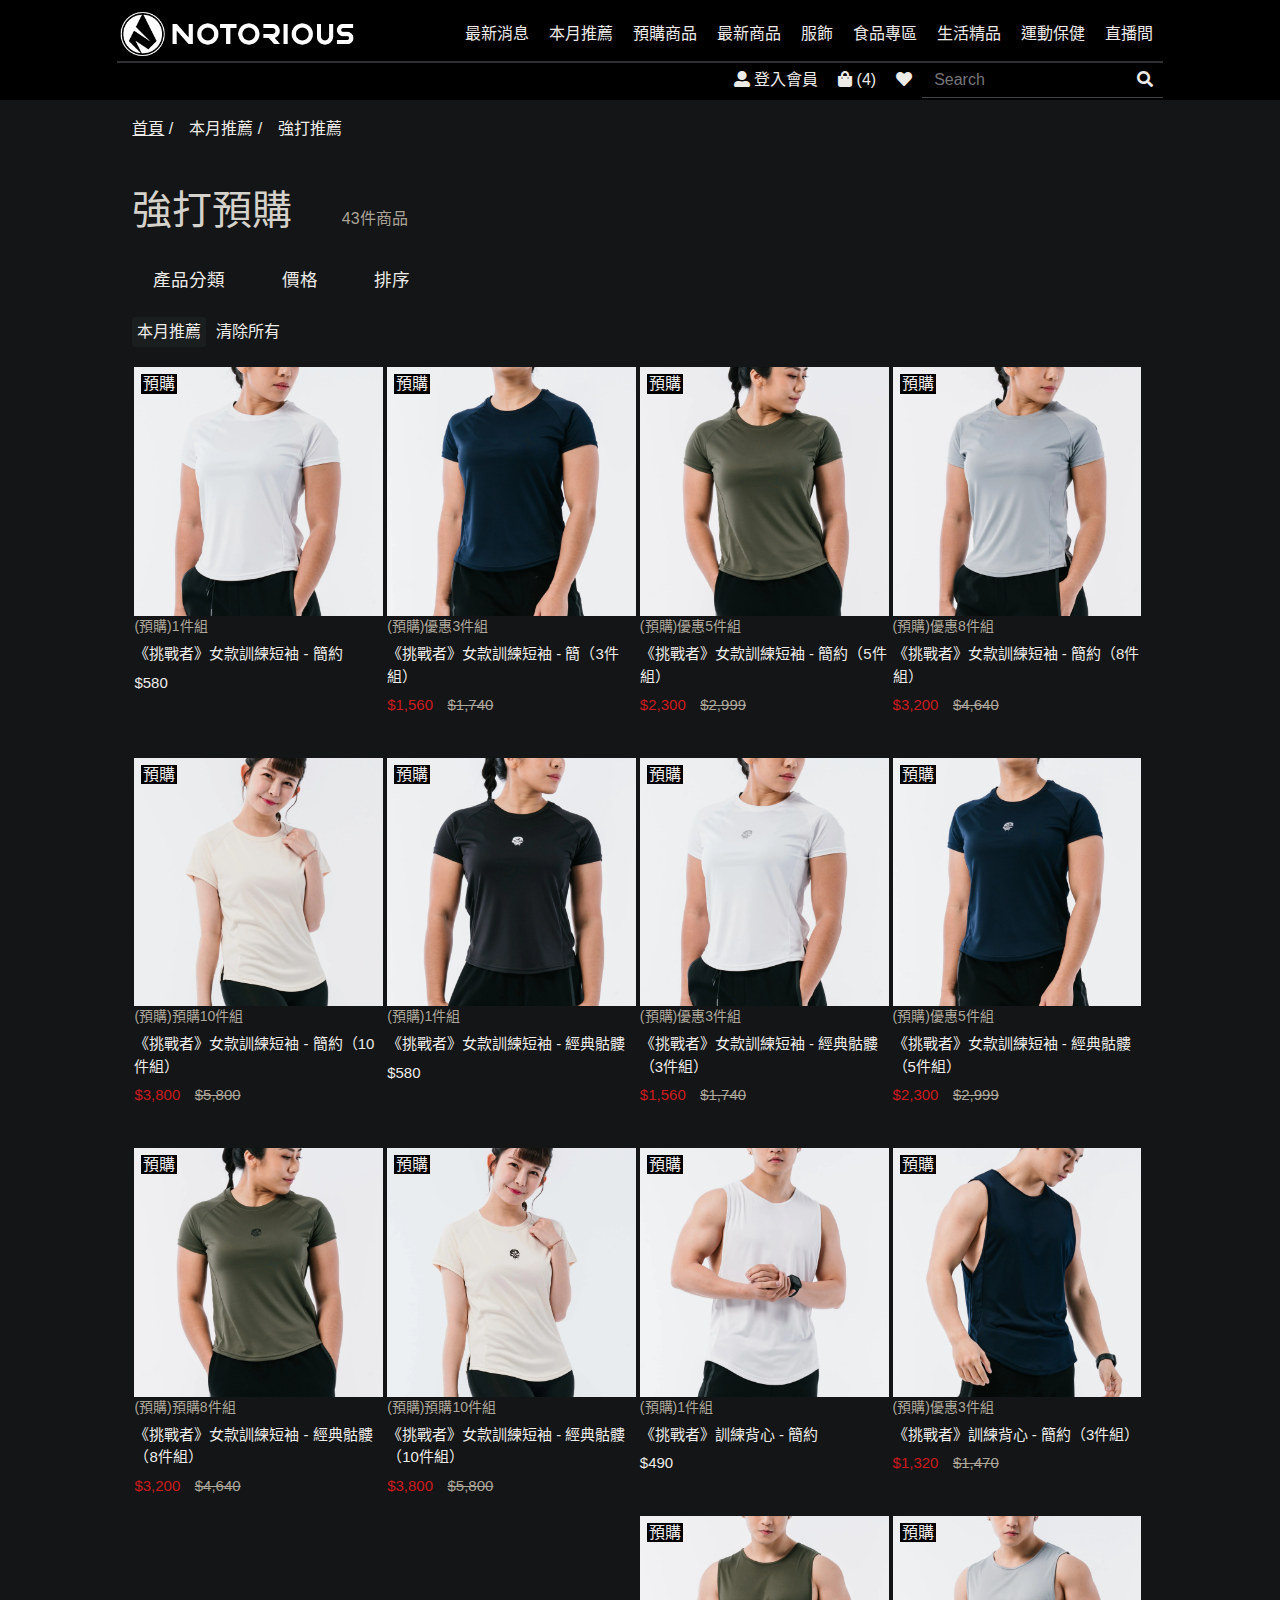
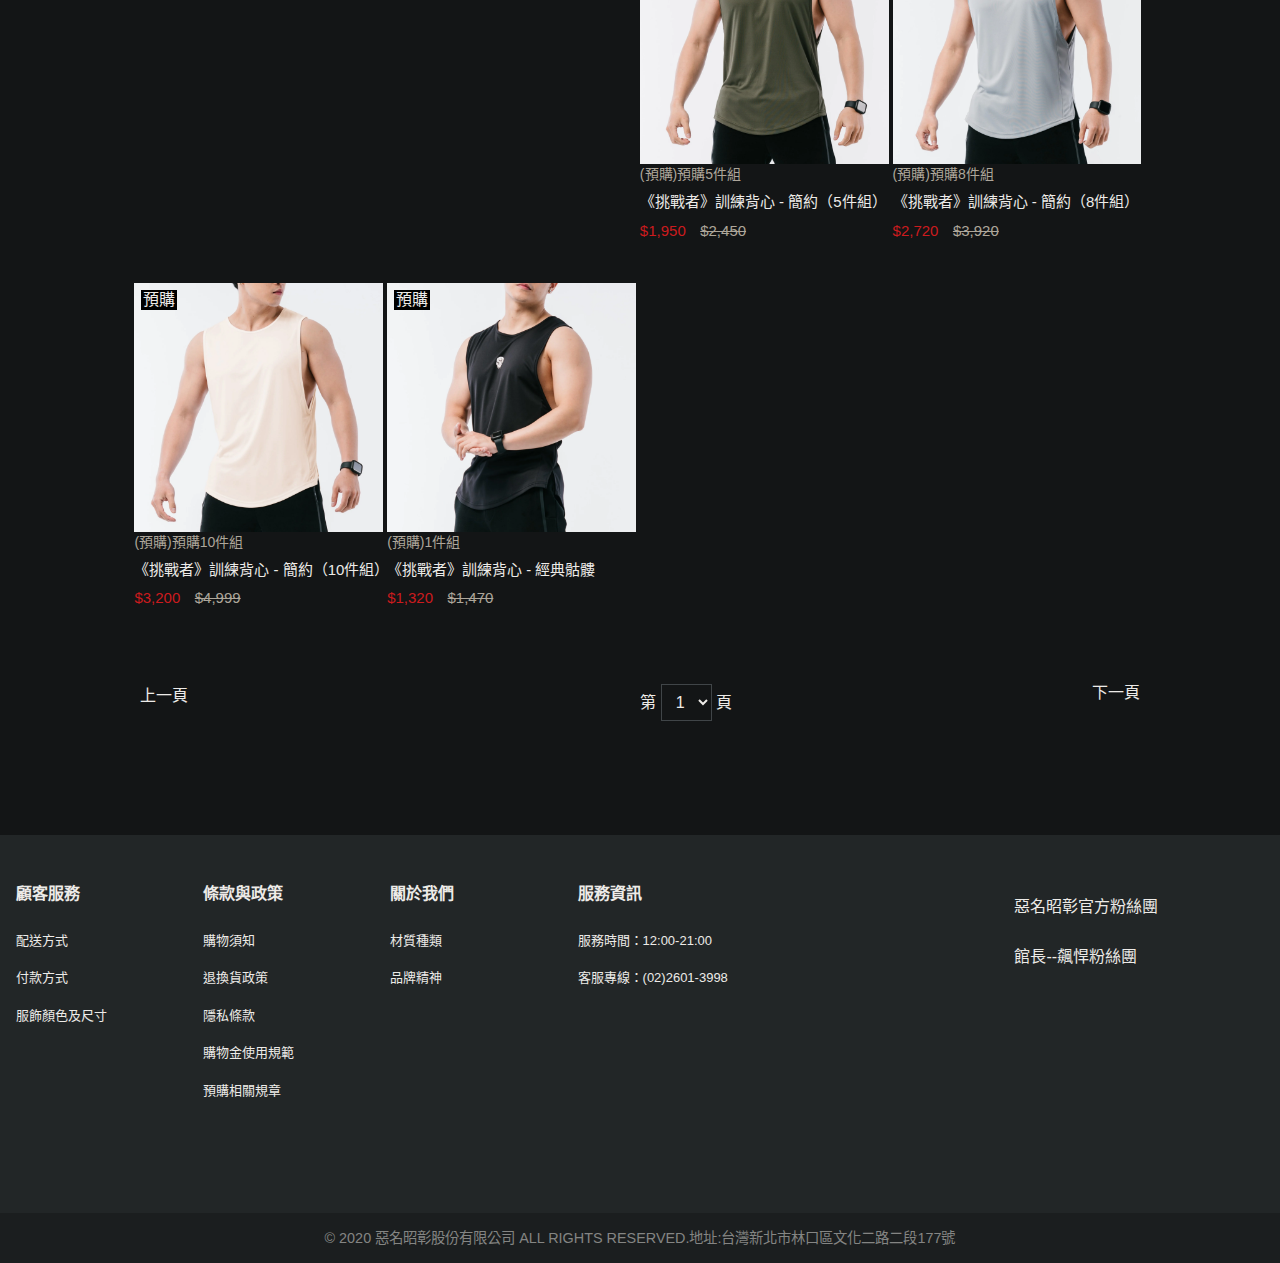
<file: recommend1.html>
<!DOCTYPE html>
<html lang="zh-TW">
<head>
    <meta charset="UTF-8">
    <meta name="viewport" content="width=device-width, initial-scale=1.0">
    <title>recommand1</title>    
    <link rel="stylesheet" href="./vendor/normalize_css/normalize.css">
    <link rel="stylesheet" href="./vendor/fontawesome-free-5.13.0-web/css/fontawesome.css">
	<link rel="stylesheet" href="./vendor/fontawesome-free-5.13.0-web/css/brands.css">
    <link rel="stylesheet" href="./vendor/fontawesome-free-5.13.0-web/css/solid.css">
    <link rel="stylesheet" href="./vendor/fontawesome-free-5.13.0-web/css/">
    <link rel="stylesheet" href="./css/normalize.css">
    <link rel="stylesheet" href="./css/style.css">
</head>
<body>
    <div class="wrapper">
        <div class="header">
            <div class="navbar">
                <div id="recom-popup-menu" class="recom-popup-menu">
                    <div class="container4">
                        <ul id="menu" class="popup">
                            <div class="row">
                                <div class="col-lg-2pd">
                                    <ul>
                                        <li class="popup-title">
                                            <a href="recommend1.html" class="popup-title">強打預購</a>
                                        </li>
                                        <li class="popup-item">
                                            <a href="recommend2" class="popup-link">鬼滅之刃</a>
                                        </li>
                                        <li class="popup-item">
                                            <a href="recommend3" class="popup-link">女款短袖</a>
                                        </li>
                                        <li class="popup-item">
                                            <a href="recommend4" class="popup-link">男款背心</a>
                                        </li>
                                        <li class="popup-item">
                                            <a href="recommend5" class="popup-link">男款短袖</a>
                                        </li>
                                        <li class="popup-item">
                                            <a href="recommend6" class="popup-link">男款長袖</a>
                                        </li>
                                    </ul>
                                </div>
                                <div class="col-lg-2pd">
                                    <ul>
                                        <li class="popup-title">
                                            <a href="recommend7" class="popup-title">特惠活動</a>
                                        </li>
                                        <li class="popup-item">
                                            <a href="recommend8" class="popup-link">年後鏟肉計畫</a>
                                        </li>
                                    </ul>
                                </div>
                                <div class="col-lg-2pd">
                                    <ul>
                                        <li class="popup-title">
                                            <a href="recommend9" class="popup-title">吃貨看過來</a>
                                        </li>
                                        <li class="popup-item">
                                            <a href="recommend10" class="popup-link">嚴選海鮮3000免運</a>
                                        </li>
                                        <li class="popup-item">
                                            <a href="recommend12" class="popup-link">休閒零食</a>
                                        </li>
                                        <li class="popup-item">
                                            <a href="recommend11" class="popup-link">大份量冷凍調理包買千免運</a>
                                        </li>
                                        <li class="popup-item">
                                            <a href="recommend12" class="popup-link">麵麵俱到</a>
                                        </li>
                                    </ul>
                                </div>
                            </div>
                        </ul>
                    </div>
                </div>
                <div id="pre-popup-menu" class="pre-popup-menu">
                    <div class="container4">
                        <ul id="menu" class="popup">
                            <div class="row">
                                <div class="col-lg-2pd">
                                    <ul>
                                        <li class="popup-title">
                                            <a href="#pre1" class="popup-title">Notorious 服飾預購</a>
                                        </li>
                                        <li class="popup-item">
                                            <a href="#pre2" class="popup-link">鬼滅之刃</a>
                                        </li>
                                        <li class="popup-item">
                                            <a href="#pre3" class="popup-link">女款短袖</a>
                                        </li>
                                        <li class="popup-item">
                                            <a href="#pre4" class="popup-link">男款背心</a>
                                        </li>
                                        <li class="popup-item">
                                            <a href="#pre5" class="popup-link">男款短袖</a>
                                        </li>
                                        <li class="popup-item">
                                            <a href="#pre6" class="popup-link">男款長袖</a>
                                        </li>
                                    </ul>
                                </div>
                            </div>
                        </ul>
                    </div>
                </div>
                <div id="com-popup-menu" class="com-popup-menu">
                    <div class="container4">
                        <ul id="menu" class="popup">
                            <div class="row">
                                <div class="col-lg-2pd">
                                    <ul>
                                        <li class="popup-title">
                                            <a href="#com1" class="popup-title">現貨商品</a>
                                        </li>
                                        <li class="popup-item">
                                            <a href="#com2" class="popup-link">3月新品</a>
                                        </li>
                                        <li class="popup-item">
                                            <a href="#com3" class="popup-link">2月新品</a>
                                        </li>
                                        <li class="popup-item">
                                            <a href="#com4" class="popup-link">1月新品</a>
                                        </li>
                                        <li class="popup-item">
                                            <a href="#com5" class="popup-link">12月新品</a>
                                        </li>
                                        <li class="popup-item">
                                            <a href="#com6" class="popup-link">11月新品</a>
                                        </li>
                                    </ul>
                                </div>
                                <div class="col-lg-2pd">
                                    <ul>
                                        <li class="popup-title">
                                            <a href="#com7" class="popup-title">本月推薦</a>7
                                        </li>
                                        <li class="popup-item">
                                            <a href="#com8" class="popup-link">鬼滅之刃</a>
                                        </li>
                                        <li class="popup-item">
                                            <a href="#com9" class="popup-link">熱銷商品補貨到</a>
                                        </li>
                                        <li class="popup-item">
                                            <a href="#com10" class="popup-link">新上市精品這裡找!</a>
                                        </li>
                                    </ul>
                                </div>
                            </div>
                        </ul>
                    </div>
                </div>
                <div id="apparel-popup-menu" class="apparel-popup-menu">
                    <div class="container4">
                        <ul id="menu" class="popup">
                            <div class="row">
                                <div class="col-lg-2pd">
                                    <ul>
                                        <li class="popup-title">
                                            <a href="#cloths" class="popup-title">上衣</a>
                                        </li>
                                        <li class="popup-item">
                                            <a href="#clothe1" class="popup-link">背心</a>
                                        </li>
                                        <li class="popup-item">
                                            <a href="#cloths2" class="popup-link">短袖</a>
                                        </li>
                                        <li class="popup-item">
                                            <a href="#cloths3" class="popup-link">七分袖</a>
                                        </li>
                                        <li class="popup-item">
                                            <a href="#cloths4" class="popup-link">長袖</a>
                                        </li>
                                        <li class="popup-item">
                                            <a href="#cloths5" class="popup-link">外套</a>
                                        </li>
                                        <li class="popup-item">
                                            <a href="#cloths6" class="popup-link">毛衣</a>
                                        </li>
                                    </ul>
                                </div>
                                <div class="col-lg-2pd">
                                    <ul>
                                        <li class="popup-title">
                                            <a href="#pants1" class="popup-title">褲子</a>
                                        </li>
                                        <li class="popup-item">
                                            <a href="#pants2" class="popup-link">短褲</a>
                                        </li>
                                        <li class="popup-item">
                                            <a href="#pants3" class="popup-link">長褲</a>
                                        </li>
                                        <li class="popup-item">
                                            <a href="#pants4" class="popup-link">緊身褲</a>
                                        </li>
                                        <li class="popup-item">
                                            <a href="#pants5" class="popup-link">牛仔褲</a>
                                        </li>
                                    </ul>
                                </div>
                                <div class="col-lg-2pd">
                                    <ul>
                                        <li class="popup-title">
                                            <a href="#sock1" class="popup-title">襪子</a>
                                        </li>
                                        <li class="popup-item">
                                            <a href="#sock2" class="popup-link">22-28cm船型薄襪</a>
                                        </li>
                                        <li class="popup-item">
                                            <a href="#sock2" class="popup-link">22-28cm船型休閒襪</a>
                                        </li>
                                        <li class="popup-item">
                                            <a href="#sock3" class="popup-link">22-28cm船型氣墊襪</a>
                                        </li>
                                        <li class="popup-item">
                                            <a href="#sock4" class="popup-link">22-26cm船型氣墊襪</a>
                                        </li>
                                        <li class="popup-item">
                                            <a href="#sock5" class="popup-link">22-28cm1/2氣墊襪</a>
                                        </li>
                                        <li class="popup-item">
                                            <a href="#sock6" class="popup-link">22-28cm1/4氣墊襪</a>
                                        </li>
                                        <li class="popup-item">
                                            <a href="#sock7" class="popup-link">22-28cm中筒氣墊襪</a>
                                        </li>
                                        <li class="popup-item">
                                            <a href="#sock8" class="popup-link">22-28c隱形襪</a>
                                        </li>
                                        <li class="popup-item">
                                            <a href="#sock9" class="popup-link">22-26cm隱形襪</a>
                                        </li>
                                        <li class="popup-item">
                                            <a href="#sock10" class="popup-link">22-28cm五指襪</a>
                                        </li>
                                        <li class="popup-item">
                                            <a href="#sock11" class="popup-link">22-28cm保暖襪</a>
                                        </li>
                                        <li class="popup-item">
                                            <a href="#sock12" class="popup-link">25-32cm加大款</a>
                                        </li>
                                        <li class="popup-item">
                                            <a href="#sock13" class="popup-link">24-30cm紳士襪</a>
                                        </li>
                                        <li class="popup-item">
                                            <a href="#sock14" class="popup-link">17-21cm大童襪</a>
                                        </li>
                                        <li class="popup-item">
                                            <a href="#sock15" class="popup-link">13-17cm小童襪</a>
                                        </li>
                                    </ul>
                                </div>
                                <div class="col-lg-2pd">
                                    <ul>
                                        <li class="popup-title">
                                            <a href="#fitt1" class="popup-title">配件</a>
                                        </li>
                                        <li class="popup-item">
                                            <a href="#fitt2" class="popup-link">香水</a>
                                        </li>
                                        <li class="popup-item">
                                            <a href="#fitt3" class="popup-link">帽子</a>
                                        </li>
                                        <li class="popup-item">
                                            <a href="#fitt4" class="popup-link">墨鏡</a>
                                        </li>
                                        <li class="popup-item">
                                            <a href="#fitt5" class="popup-link">背包</a>
                                        </li>
                                        <li class="popup-item">
                                            <a href="#fitt6" class="popup-link">拖鞋</a>
                                        </li>
                                        <li class="popup-item">
                                            <a href="#fitt7" class="popup-link">毛巾</a>
                                        </li>
                                        <li class="popup-item">
                                            <a href="#fitt8" class="popup-link">內褲</a>
                                        </li>
                                    </ul>
                                </div>
                                <div class="col-lg-2pd">
                                    <ul>
                                        <li class="popup-title">
                                            <a href="#meta1" class="popup-title">材質</a>
                                        </li>
                                        <li class="popup-item">
                                            <a href="#meta2" class="popup-link">天絲莫代爾</a>
                                        </li>
                                        <li class="popup-item">
                                            <a href="#meta3" class="popup-link">UnlimitedCotton</a>
                                        </li>
                                        <li class="popup-item">
                                            <a href="#meta4" class="popup-link">Drive-Train</a>
                                        </li>
                                        <li class="popup-item">
                                            <a href="#meta5" class="popup-link">TaxSilver</a>
                                        </li>
                                        <li class="popup-item">
                                            <a href="#meta6" class="popup-link">CottonEVO</a>
                                        </li>
                                        <li class="popup-item">
                                            <a href="#meta7" class="popup-link">TaxZinc</a>
                                        </li>
                                        <li class="popup-item">
                                            <a href="#meta8" class="popup-link">IcedLite</a>
                                        </li>
                                        <li class="popup-item">
                                            <a href="#meta9" class="popup-link">Cordura</a>
                                        </li>
                                    </ul>
                                </div>
                                <div class="col-lg-2pd">
                                    <ul>
                                        <li class="popup-title">
                                            <a href="#apparel" class="popup-title">商品換貨運費</a>
                                        </li>
                                    </ul>
                                </div>
                            </div>
                        </ul>
                    </div>
                </div>
                <div id="foods-popup-menu" class="foods-popup-menu">
                    <div class="container4">
                        <ul id="menu" class="popup">
                            <div class="row">
                                <div class="col-lg-2pd">
                                    <ul>
                                        <li class="popup-title">
                                            <a href="#freez1" class="popup-title">冷凍專區</a>
                                        </li>
                                        <li class="popup-item">
                                            <a href="#freez2" class="popup-link">冰淇淋</a>
                                        </li>
                                        <li class="popup-item">
                                            <a href="#freez3" class="popup-link">冷凍調理包</a>
                                        </li>
                                        <li class="popup-item">
                                            <a href="#freez4" class="popup-link">浦燒鰻</a>
                                        </li>
                                        <li class="popup-item">
                                            <a href="#freez5" class="popup-link">冷凍海鮮</a>
                                        </li>
                                    </ul>
                                </div>
                                <div class="col-lg-2pd">
                                    <ul>
                                        <li class="popup-title">
                                            <a href="#homo1" class="popup-title">常溫食品</a>
                                        </li>
                                        <li class="popup-item">
                                            <a href="#homo2" class="popup-link">麻辣鴨血</a>
                                        </li>
                                        <li class="popup-item">
                                            <a href="#homo3" class="popup-link">豬肉條</a>
                                        </li>
                                        <li class="popup-item">
                                            <a href="#homo4" class="popup-link">爆米花</a>
                                        </li>
                                        <li class="popup-item">
                                            <a href="#homo5" class="popup-link">True麵</a>
                                        </li>
                                        <li class="popup-item">
                                            <a href="#homo6" class="popup-link">花生牛奶</a>
                                        </li>
                                        <li class="popup-item">
                                            <a href="#homo7" class="popup-link">手撕魷魚條</a>
                                        </li>
                                    </ul>
                                </div>
                                <div class="col-lg-2pd">
                                    <ul>
                                        <li class="popup-title">
                                            <a href="#honey1" class="popup-title">蜂蜜工坊</a>
                                        </li>
                                        <li class="popup-item">
                                            <a href="#honey2" class="popup-link">大花咸豐草蜜</a>
                                        </li>
                                        <li class="popup-item">
                                            <a href="#honey3" class="popup-link">蜂膠</a>
                                        </li>
                                        <li class="popup-item">
                                            <a href="#honey4" class="popup-link">綜合堅果</a>
                                        </li>
                                        <li class="popup-item">
                                            <a href="#honey5" class="popup-link">蜂蜜檸檬機能飲</a>
                                        </li>
                                    </ul>
                                </div>
                                <div class="col-lg-2pd">
                                    <ul>
                                        <li class="popup-title">
                                            <a href="#water1" class="popup-title">水</a>
                                        </li>
                                        <li class="popup-item">
                                            <a href="#water2" class="popup-link">海洋深層水</a>
                                        </li>
                                    </ul>
                                </div>
                                <div class="col-lg-2pd">
                                    <ul>
                                        <li class="popup-title">
                                            <a href="#foods" class="popup-title">食品外島商品運費</a>
                                        </li>
                                    </ul>
                                </div>
                            </div>
                        </ul>
                    </div>
                </div>
                <div id="life-popup-menu" class="life-popup-menu">
                    <div class="container4">
                        <ul id="menu" class="popup">
                            <div class="row">
                                <div class="col-lg-2pd">
                                    <ul>
                                        <li class="popup-title">
                                            <a href="#muen1" class="popup-title">沐恩</a>
                                        </li>
                                        <li class="popup-item">
                                            <a href="#muen2" class="popup-link">衛浴組</a>
                                        </li>
                                        <li class="popup-item">
                                            <a href="#muen3" class="popup-link">環保隨身杯</a>
                                        </li>
                                        <li class="popup-item">
                                            <a href="#muen4" class="popup-link">壓克力寵物餐桌</a>
                                        </li>
                                        <li class="popup-item">
                                            <a href="#muen5" class="popup-link">整理收納</a>
                                        </li>
                                    </ul>
                                </div>
                                <div class="col-lg-2pd">
                                    <ul>
                                        <li class="popup-title">
                                            <a href="#clean1" class="popup-title">清潔整理</a>
                                        </li>
                                        <li class="popup-item">
                                            <a href="#clean2" class="popup-link">臉部保養</a>
                                        </li>
                                        <li class="popup-item">
                                            <a href="#clean3" class="popup-link">洗髮精/沐浴乳</a>
                                        </li>
                                    </ul>
                                </div>
                                <div class="col-lg-2pd">
                                    <ul>
                                        <li class="popup-title">
                                            <a href="#pro1" class="popup-title">防護淨化</a>
                                        </li>
                                        <li class="popup-item">
                                            <a href="#pro2" class="popup-link">三層收取式衛生紙</a>
                                        </li>
                                        <li class="popup-item">
                                            <a href="#pro3" class="popup-link">免沖洗潔手</a>
                                        </li>
                                        <li class="popup-item">
                                            <a href="#pro4" class="popup-link">肥皂</a>
                                        </li>
                                        <li class="popup-item">
                                            <a href="#pro5" class="popup-link">安全帽清潔慕斯</a>
                                        </li>
                                    </ul>
                                </div>
                                <div class="col-lg-2pd">
                                    <ul>
                                        <li class="popup-title">
                                            <a href="#home1" class="popup-title">居家生活</a>
                                        </li>
                                        <li class="popup-item">
                                            <a href="#home2" class="popup-link">吸塵器</a>
                                        </li>
                                        <li class="popup-item">
                                            <a href="#home3" class="popup-link">烤箱</a>
                                        </li>
                                        <li class="popup-item">
                                            <a href="#home4" class="popup-link">空氣清淨機</a>
                                        </li>
                                        <li class="popup-item">
                                            <a href="#home5" class="popup-link">多功能烹調盒</a>
                                        </li>
                                    </ul>
                                </div>
                                <div class="col-lg-2pd">
                                    <ul>
                                        <li class="popup-title">
                                            <a href="#life" class="popup-title">生活精品外島商品運費</a>
                                        </li>
                                    </ul>
                                </div>
                            </div>
                        </ul>
                    </div>
                </div>
                <div id="move-popup-menu" class="move-popup-menu">
                    <div class="container4">
                        <ul id="menu" class="popup">
                            <div class="row">
                                <div class="col-lg-2pd">
                                    <ul>
                                        <li class="popup-title">
                                            <a href="#prot1" class="popup-title">蛋白補給</a>
                                        </li>
                                        <li class="popup-item">
                                            <a href="#prot2" class="popup-link">濃縮乳清蛋白</a>
                                        </li>
                                        <li class="popup-item">
                                            <a href="#prot3" class="popup-link">分離乳清蛋白</a>
                                        </li>
                                        <li class="popup-item">
                                            <a href="#prot4" class="popup-link">分離大豆蛋白</a>
                                        </li>
                                        <li class="popup-item">
                                            <a href="#prot5" class="popup-link">能量乳清蛋白</a>
                                        </li>
                                    </ul>
                                </div>
                                <div class="col-lg-2pd">
                                    <ul>
                                        <li class="popup-title">
                                            <a href="#pns1" class="popup-title">專業營養補給</a>
                                        </li>
                                        <li class="popup-item">
                                            <a href="#pns2" class="popup-link">訓練補給</a>
                                        </li>
                                        <li class="popup-item">
                                            <a href="#pns3" class="popup-link">能量點心/沐浴乳</a>
                                        </li>
                                    </ul>
                                </div>
                                <div class="col-lg-2pd">
                                    <ul>
                                        <li class="popup-title">
                                            <a href="#fanshion1" class="popup-title">時尚運動</a>
                                        </li>
                                        <li class="popup-item">
                                            <a href="#fashion2" class="popup-link">運動水壺</a>
                                        </li>
                                    </ul>
                                </div>
                            </div>
                        </ul>
                    </div>
                </div>
                <div class="container">
                    <a href="index.html" class="brand">
                        <h1>notorious</h1>
                    </a>
                    <div class="menu-icon">
                        <a href="index.html" class="brand2">
                            <h1>notorious</h1>
                        </a>
                        <div class="nav-icon">
                            <a href="#!" class="icon-btn">
                                <i class="fas fa-bars"></i>
                            </a>
                        </div>
                        <div class="nav-icon">
                            <a href="#!" class="icon-btn">
                                <i class="fas fa-user"></i>
                            </a>
                        </div>
                        <div class="nav-icon">
                            <a href="#!" class="icon-btn">
                                <i class="fas fa-shopping-bag"></i>
                            </a>
                        </div>
                        <div class="nav-icon">
                            <a href="#!" class="icon-btn">
                                <i class="fas fa-search"></i>
                            </a>
                        </div>
                    </div>
                    <div class="menu">
                        <ul class="nav">
                            <li class="nav-item">
                                <a href="news_page1.html" class="nav-link">最新消息</a>
                            </li>
                            <li class="nav-item">
                                <a href="#recom-popup-menu" class="nav-link">本月推薦</a>
                            </li>
                            <li class="nav-item">
                                <a href="#pre-popup-menu" class="nav-link">預購商品</a>
                            </li>
                            <li class="nav-item">
                                <a href="#com-popup-menu" class="nav-link">最新商品</a>
                            </li>
                            <li class="nav-item">
                                <a href="#apparel-popup-menu" class="nav-link">服飾</a>
                            </li>
                            <li class="nav-item">
                                <a href="#foods-popup-menu" class="nav-link">食品專區</a>
                            </li>
                            <li class="nav-item">
                                <a href="#life-popup-menu" class="nav-link">生活精品</a>
                            </li>
                            <li class="nav-item">
                                <a href="#move-popup-menu" class="nav-link">運動保健</a>
                            </li>
                            <li class="nav-item">
                                <a href="#!" class="nav-link">直播間</a>
                            </li>
                        </ul>
                        <div class="menu2">
                            <ul class="nav2">
                                <li class="nav-item">
                                    <a href="#!" class="nav-link icon-btn">
                                        <i class="fas fa-user-alt"></i>
                                        登入會員
                                    </a>
                                </li>
                                <li class="nav-item">
                                    <a href="#!" class="nav-link icon-btn">
                                        <i class="fas fa-shopping-bag"></i>
                                        (4)
                                    </a>
                                </li>
                                <li class="nav-item">
                                    <a href="#!" class="nav-link icon-btn">
                                        <i class="fas fa-heart"></i>
                                    </a>
                                </li>
                                <li class="nav-item">
                                    <a href="#!" class="search icon-btn">
                                        <input class="menu-search" type="text" placeholder="Search">
                                        <i class="fas fa-search"></i>
                                    </a>
                                </li>
                            </ul>
                        </div>
                    </div>
                </div>
            </div>
        </div>
        <div class="navigation">
            <div class="container3">
                <div class="navi-item">
                    <a href="index.html "class="navi-title">首頁</a>
                    <a href="recommend1" class="navi-title">/&emsp;本月推薦</a>
                    <div class="navi-title">/&emsp;強打推薦</div>
                </div>
                <div class="navi2">
                    <h1 class="sec-title">強打預購</h1>
                    <p class="sec-title2">43件商品</p>
                </div>
                <div class="navi3">
                    <div class="class">產品分類</div>
                    <div class="class">價格</div>
                    <div class="class">排序</div>
                </div>
                <div class="navi4">
                    <div class="clear">本月推薦</div>
                    <a href="recommend0.html" class="clear2">清除所有</a>
                </div>
            </div>
            <div class="clothes">
                <div class="container3">
                    <div class="row">
                        <div class="clothe1 col-lg-3 col-sm-4 col-lsm-12">
                            <div class="image-container">
                                <a href="#!" class="image" style="background-image: url(./images/clothes1-1.jpg);">
                                <div class="preo">預購</div>
                                </a>
                            </div>
                            <div class="hide-clothes">
                                <div class="row">
                                    <div class="clothe2 col-lg-3">
                                        <div class="image-container">
                                            <a href="#!" class="image" style="background-image: url('./images/clothes1-1.jpg');"></a>
                                        </div>
                                    </div>
                                    <div class="clothe2 col-lg-3">
                                        <div class="image-container">
                                            <a href="#!" class="image" style="background-image: url('./images/clothes1-2.jpg');"></a>
                                        </div>
                                    </div>
                                    <div class="clothe2 col-lg-3">
                                        <div class="image-container">
                                            <a href="#!" class="image" style="background-image: url('./images/clothes1-3.jpg');"></a>
                                        </div>
                                    </div>
                                    <div class="clothe2 col-lg-3">
                                        <div class="image-container">
                                            <a href="#!" class="image" style="background-image: url('./images/clothes1-4.jpg');"></a>
                                        </div>
                                    </div>
                                </div>
                            </div>
                            <div class="preview">
                                <div class="title">(預購)1件組</div>
                                <div class="sub">
                                    <a href="#!" class="sub-title">《挑戰者》女款訓練短袖 - 簡約</a>
                                </div>
                                <div class="price">$580</div>
                                <div class="space">123</div>
                            </div>
                        </div>
                        <div class="clothe1 col-lg-3 col-sm-4 col-lsm-12">
                            <div class="image-container">
                                <a href="#!" class="image" style="background-image: url(./images/clothes1-2.jpg);">
                                <div class="preo">預購</div>
                                </a>
                            </div>
                            <div class="hide-clothes">
                                <div class="row">
                                    <div class="clothe2 col-lg-3">
                                        <div class="image-container">
                                            <a href="#!" class="image" style="background-image: url('./images/clothes1-1.jpg');"></a>
                                        </div>
                                    </div>
                                    <div class="clothe2 col-lg-3">
                                        <div class="image-container">
                                            <a href="#!" class="image" style="background-image: url('./images/clothes1-2.jpg');"></a>
                                        </div>
                                    </div>
                                    <div class="clothe2 col-lg-3">
                                        <div class="image-container">
                                            <a href="#!" class="image" style="background-image: url('./images/clothes1-3.jpg');"></a>
                                        </div>
                                    </div>
                                    <div class="clothe2 col-lg-3">
                                        <div class="image-container">
                                            <a href="#!" class="image" style="background-image: url('./images/clothes1-4.jpg');"></a>
                                        </div>
                                    </div>
                                </div>
                            </div>
                            <div class="preview">
                                <div class="title">(預購)優惠3件組</div>
                                <div class="sub">
                                    <a href="#!" class="sub-title">《挑戰者》女款訓練短袖 - 簡（3件組）</a>
                                </div>
                                <div class="price2">$1,560</div>
                                <div class="price3">$1,740</div>
                                <div class="space">123</div>
                            </div>
                        </div>
                        <div class="clothe1 col-lg-3 col-sm-4 col-lsm-12">
                            <div class="image-container">
                                <a href="#!" class="image" style="background-image: url(./images/clothes1-3.jpg);">
                                <div class="preo">預購</div>
                                </a>
                            </div>
                            <div class="hide-clothes">
                                <div class="row">
                                    <div class="clothe2 col-lg-3">
                                        <div class="image-container">
                                            <a href="#!" class="image" style="background-image: url('./images/clothes1-1.jpg');"></a>
                                        </div>
                                    </div>
                                    <div class="clothe2 col-lg-3">
                                        <div class="image-container">
                                            <a href="#!" class="image" style="background-image: url('./images/clothes1-2.jpg');"></a>
                                        </div>
                                    </div>
                                    <div class="clothe2 col-lg-3">
                                        <div class="image-container">
                                            <a href="#!" class="image" style="background-image: url('./images/clothes1-3.jpg');"></a>
                                        </div>
                                    </div>
                                    <div class="clothe2 col-lg-3">
                                        <div class="image-container">
                                            <a href="#!" class="image" style="background-image: url('./images/clothes1-4.jpg');"></a>
                                        </div>
                                    </div>
                                </div>
                            </div>
                            <div class="preview">
                                <div class="title">(預購)優惠5件組</div>
                                <div class="sub">
                                    <a href="#!" class="sub-title">《挑戰者》女款訓練短袖 - 簡約（5件組）</a>
                                </div>
                                <div class="price2">$2,300</div>
                                <div class="price3">$2,999</div>
                                <div class="space">123</div>
                            </div>
                        </div>
                        <div class="clothe1 col-lg-3 col-sm-4 col-lsm-12">
                            <div class="image-container">
                                <a href="#!" class="image" style="background-image: url(./images/clothes1-4.jpg);">
                                <div class="preo">預購</div>
                                </a>
                            </div>
                            <div class="hide-clothes">
                                <div class="row">
                                    <div class="clothe2 col-lg-3">
                                        <div class="image-container">
                                            <a href="#!" class="image" style="background-image: url('./images/clothes1-1.jpg');"></a>
                                        </div>
                                    </div>
                                    <div class="clothe2 col-lg-3">
                                        <div class="image-container">
                                            <a href="#!" class="image" style="background-image: url('./images/clothes1-2.jpg');"></a>
                                        </div>
                                    </div>
                                    <div class="clothe2 col-lg-3">
                                        <div class="image-container">
                                            <a href="#!" class="image" style="background-image: url('./images/clothes1-3.jpg');"></a>
                                        </div>
                                    </div>
                                    <div class="clothe2 col-lg-3">
                                        <div class="image-container">
                                            <a href="#!" class="image" style="background-image: url('./images/clothes1-4.jpg');"></a>
                                        </div>
                                    </div>
                                </div>
                            </div>
                            <div class="preview">
                                <div class="title">(預購)優惠8件組</div>
                                <div class="sub">
                                    <a href="#!" class="sub-title">《挑戰者》女款訓練短袖 - 簡約（8件組）</a>
                                </div>
                                <div class="price2">$3,200</div>
                                <div class="price3">$4,640</div>
                                <div class="space">123</div>
                            </div>
                        </div>
                        <div class="clothe1 col-lg-3 col-sm-4 col-lsm-12">
                            <div class="image-container">
                                <a href="#!" class="image" style="background-image: url(./images/clothes1-5.jpg);">
                                <div class="preo">預購</div>
                                </a>
                            </div>
                            <div class="hide-clothes">
                                <div class="row">
                                    <div class="clothe2 col-lg-3">
                                        <div class="image-container">
                                            <a href="#!" class="image" style="background-image: url('./images/clothes1-1.jpg');"></a>
                                        </div>
                                    </div>
                                    <div class="clothe2 col-lg-3">
                                        <div class="image-container">
                                            <a href="#!" class="image" style="background-image: url('./images/clothes1-2.jpg');"></a>
                                        </div>
                                    </div>
                                    <div class="clothe2 col-lg-3">
                                        <div class="image-container">
                                            <a href="#!" class="image" style="background-image: url('./images/clothes1-3.jpg');"></a>
                                        </div>
                                    </div>
                                    <div class="clothe2 col-lg-3">
                                        <div class="image-container">
                                            <a href="#!" class="image" style="background-image: url('./images/clothes1-4.jpg');"></a>
                                        </div>
                                    </div>
                                </div>
                            </div>
                            <div class="preview">
                                <div class="title">(預購)預購10件組</div>
                                <div class="sub">
                                    <a href="#!" class="sub-title">《挑戰者》女款訓練短袖 - 簡約（10件組）</a>
                                </div>
                                <div class="price2">$3,800</div>
                                <div class="price3">$5,800</div>
                                <div class="space">123</div>
                            </div>
                        </div>
                        <div class="clothe1 col-lg-3 col-sm-4 col-lsm-12">
                            <div class="image-container">
                                <a href="#!" class="image" style="background-image: url(./images/clothes2-1.jpg);">
                                <div class="preo">預購</div>
                                </a>
                            </div>
                            <div class="hide-clothes">
                                <div class="row">
                                    <div class="clothe2 col-lg-3">
                                        <div class="image-container">
                                            <a href="#!" class="image" style="background-image: url('./images/clothes2-1.jpg');"></a>
                                        </div>
                                    </div>
                                    <div class="clothe2 col-lg-3">
                                        <div class="image-container">
                                            <a href="#!" class="image" style="background-image: url('./images/clothes2-2.jpg');"></a>
                                        </div>
                                    </div>
                                    <div class="clothe2 col-lg-3">
                                        <div class="image-container">
                                            <a href="#!" class="image" style="background-image: url('./images/clothes2-3.jpg');"></a>
                                        </div>
                                    </div>
                                    <div class="clothe2 col-lg-3">
                                        <div class="image-container">
                                            <a href="#!" class="image" style="background-image: url('./images/clothes2-4.jpg');"></a>
                                        </div>
                                    </div>
                                </div>
                            </div>
                            <div class="preview">
                                <div class="title">(預購)1件組</div>
                                <div class="sub">
                                    <a href="#!" class="sub-title">《挑戰者》女款訓練短袖 - 經典骷髏</a>
                                </div>
                                <div class="price">$580</div>
                                <div class="space">123</div>
                            </div>
                        </div>
                        <div class="clothe1 col-lg-3 col-sm-4 col-lsm-12">
                            <div class="image-container">
                                <a href="#!" class="image" style="background-image: url(./images/clothes2-2.jpg);">
                                <div class="preo">預購</div>
                                </a>
                            </div>
                            <div class="hide-clothes">
                                <div class="row">
                                    <div class="clothe2 col-lg-3">
                                        <div class="image-container">
                                            <a href="#!" class="image" style="background-image: url('./images/clothes2-1.jpg');"></a>
                                        </div>
                                    </div>
                                    <div class="clothe2 col-lg-3">
                                        <div class="image-container">
                                            <a href="#!" class="image" style="background-image: url('./images/clothes2-2.jpg');"></a>
                                        </div>
                                    </div>
                                    <div class="clothe2 col-lg-3">
                                        <div class="image-container">
                                            <a href="#!" class="image" style="background-image: url('./images/clothes2-3.jpg');"></a>
                                        </div>
                                    </div>
                                    <div class="clothe2 col-lg-3">
                                        <div class="image-container">
                                            <a href="#!" class="image" style="background-image: url('./images/clothes2-4.jpg');"></a>
                                        </div>
                                    </div>
                                </div>
                            </div>
                            <div class="preview">
                                <div class="title">(預購)優惠3件組</div>
                                <div class="sub">
                                    <a href="#!" class="sub-title">《挑戰者》女款訓練短袖 - 經典骷髏（3件組）</a>
                                </div>
                                <div class="price2">$1,560</div>
                                <div class="price3">$1,740</div>
                                <div class="space">123</div>
                            </div>
                        </div>
                        <div class="clothe1 col-lg-3 col-sm-4 col-lsm-12">
                            <div class="image-container">
                                <a href="#!" class="image" style="background-image: url(./images/clothes2-3.jpg);">
                                <div class="preo">預購</div>
                                </a>
                            </div>
                            <div class="hide-clothes">
                                <div class="row">
                                    <div class="clothe2 col-lg-3">
                                        <div class="image-container">
                                            <a href="#!" class="image" style="background-image: url('./images/clothes2-1.jpg');"></a>
                                        </div>
                                    </div>
                                    <div class="clothe2 col-lg-3">
                                        <div class="image-container">
                                            <a href="#!" class="image" style="background-image: url('./images/clothes2-2.jpg');"></a>
                                        </div>
                                    </div>
                                    <div class="clothe2 col-lg-3">
                                        <div class="image-container">
                                            <a href="#!" class="image" style="background-image: url('./images/clothes2-3.jpg');"></a>
                                        </div>
                                    </div>
                                    <div class="clothe2 col-lg-3">
                                        <div class="image-container">
                                            <a href="#!" class="image" style="background-image: url('./images/clothes2-4.jpg');"></a>
                                        </div>
                                    </div>
                                </div>
                            </div>
                            <div class="preview">
                                <div class="title">(預購)優惠5件組</div>
                                <div class="sub">
                                    <a href="#!" class="sub-title">《挑戰者》女款訓練短袖 - 經典骷髏（5件組）</a>
                                </div>
                                <div class="price2">$2,300</div>
                                <div class="price3">$2,999</div>
                                <div class="space">123</div>
                            </div>
                        </div>
                        <div class="clothe1 col-lg-3 col-sm-4 col-lsm-12">
                            <div class="image-container">
                                <a href="#!" class="image" style="background-image: url(./images/clothes2-4.jpg);">
                                <div class="preo">預購</div>
                                </a>
                            </div>
                            <div class="hide-clothes">
                                <div class="row">
                                    <div class="clothe2 col-lg-3">
                                        <div class="image-container">
                                            <a href="#!" class="image" style="background-image: url('./images/clothes2-1.jpg');"></a>
                                        </div>
                                    </div>
                                    <div class="clothe2 col-lg-3">
                                        <div class="image-container">
                                            <a href="#!" class="image" style="background-image: url('./images/clothes2-2.jpg');"></a>
                                        </div>
                                    </div>
                                    <div class="clothe2 col-lg-3">
                                        <div class="image-container">
                                            <a href="#!" class="image" style="background-image: url('./images/clothes2-3.jpg');"></a>
                                        </div>
                                    </div>
                                    <div class="clothe2 col-lg-3">
                                        <div class="image-container">
                                            <a href="#!" class="image" style="background-image: url('./images/clothes2-4.jpg');"></a>
                                        </div>
                                    </div>
                                </div>
                            </div>
                            <div class="preview">
                                <div class="title">(預購)預購8件組</div>
                                <div class="sub">
                                    <a href="#!" class="sub-title">《挑戰者》女款訓練短袖 - 經典骷髏（8件組）</a>
                                </div>
                                <div class="price2">$3,200</div>
                                <div class="price3">$4,640</div>
                                <div class="space">123</div>
                            </div>
                        </div>
                        <div class="clothe1 col-lg-3 col-sm-4 col-lsm-12">
                            <div class="image-container">
                                <a href="#!" class="image" style="background-image: url(./images/clothes2-5.jpg);">
                                <div class="preo">預購</div>
                                </a>
                            </div>
                            <div class="hide-clothes">
                                <div class="row">
                                    <div class="clothe2 col-lg-3">
                                        <div class="image-container">
                                            <a href="#!" class="image" style="background-image: url('./images/clothes2-1.jpg');"></a>
                                        </div>
                                    </div>
                                    <div class="clothe2 col-lg-3">
                                        <div class="image-container">
                                            <a href="#!" class="image" style="background-image: url('./images/clothes2-2.jpg');"></a>
                                        </div>
                                    </div>
                                    <div class="clothe2 col-lg-3">
                                        <div class="image-container">
                                            <a href="#!" class="image" style="background-image: url('./images/clothes2-3.jpg');"></a>
                                        </div>
                                    </div>
                                    <div class="clothe2 col-lg-3">
                                        <div class="image-container">
                                            <a href="#!" class="image" style="background-image: url('./images/clothes2-4.jpg');"></a>
                                        </div>
                                    </div>
                                </div>
                            </div>
                            <div class="preview">
                                <div class="title">(預購)預購10件組</div>
                                <div class="sub">
                                    <a href="#!" class="sub-title">《挑戰者》女款訓練短袖 - 經典骷髏（10件組）</a>
                                </div>
                                <div class="price2">$3,800</div>
                                <div class="price3">$5,800</div>
                                <div class="space">123</div>
                            </div>
                        </div>
                        <div class="clothe1 col-lg-3 col-sm-4 col-lsm-12">
                            <div class="image-container">
                                <a href="#!" class="image" style="background-image: url(./images/clothes3-1.jpg);">
                                <div class="preo">預購</div>
                                </a>
                            </div>
                            <div class="hide-clothes">
                                <div class="row">
                                    <div class="clothe2 col-lg-3">
                                        <div class="image-container">
                                            <a href="#!" class="image" style="background-image: url('./images/clothes3-1.jpg');"></a>
                                        </div>
                                    </div>
                                    <div class="clothe2 col-lg-3">
                                        <div class="image-container">
                                            <a href="#!" class="image" style="background-image: url('./images/clothes3-2.jpg');"></a>
                                        </div>
                                    </div>
                                    <div class="clothe2 col-lg-3">
                                        <div class="image-container">
                                            <a href="#!" class="image" style="background-image: url('./images/clothes3-3.jpg');"></a>
                                        </div>
                                    </div>
                                    <div class="clothe2 col-lg-3">
                                        <div class="image-container">
                                            <a href="#!" class="image" style="background-image: url('./images/clothes3-4.jpg');"></a>
                                        </div>
                                    </div>
                                </div>
                            </div>
                            <div class="preview">
                                <div class="title">(預購)1件組</div>
                                <div class="sub">
                                    <a href="#!" class="sub-title">《挑戰者》訓練背心 - 簡約</a>
                                </div>
                                <div class="price">$490</div>
                                <div class="space">123</div>
                            </div>
                        </div>
                        <div class="clothe1 col-lg-3 col-sm-4 col-lsm-12">
                            <div class="image-container">
                                <a href="#!" class="image" style="background-image: url(./images/clothes3-2.jpg);">
                                <div class="preo">預購</div>
                                </a>
                            </div>
                            <div class="hide-clothes">
                                <div class="row">
                                    <div class="clothe2 col-lg-3">
                                        <div class="image-container">
                                            <a href="#!" class="image" style="background-image: url('./images/clothes3-1.jpg');"></a>
                                        </div>
                                    </div>
                                    <div class="clothe2 col-lg-3">
                                        <div class="image-container">
                                            <a href="#!" class="image" style="background-image: url('./images/clothes3-2.jpg');"></a>
                                        </div>
                                    </div>
                                    <div class="clothe2 col-lg-3">
                                        <div class="image-container">
                                            <a href="#!" class="image" style="background-image: url('./images/clothes3-3.jpg');"></a>
                                        </div>
                                    </div>
                                    <div class="clothe2 col-lg-3">
                                        <div class="image-container">
                                            <a href="#!" class="image" style="background-image: url('./images/clothes3-4.jpg');"></a>
                                        </div>
                                    </div>
                                </div>
                            </div>
                            <div class="preview">
                                <div class="title">(預購)優惠3件組</div>
                                <div class="sub">
                                    <a href="#!" class="sub-title">《挑戰者》訓練背心 - 簡約（3件組）</a>
                                </div>
                                <div class="price2">$1,320</div>
                                <div class="price3">$1,470</div>
                                <div class="space">123</div>
                            </div>
                        </div>
                        <div class="clothe1 col-lg-3 col-sm-4 col-lsm-12">
                            <div class="image-container">
                                <a href="#!" class="image" style="background-image: url(./images/clothes3-3.jpg);">
                                <div class="preo">預購</div>
                                </a>
                            </div>
                            <div class="hide-clothes">
                                <div class="row">
                                    <div class="clothe2 col-lg-3">
                                        <div class="image-container">
                                            <a href="#!" class="image" style="background-image: url('./images/clothes3-1.jpg');"></a>
                                        </div>
                                    </div>
                                    <div class="clothe2 col-lg-3">
                                        <div class="image-container">
                                            <a href="#!" class="image" style="background-image: url('./images/clothes3-2.jpg');"></a>
                                        </div>
                                    </div>
                                    <div class="clothe2 col-lg-3">
                                        <div class="image-container">
                                            <a href="#!" class="image" style="background-image: url('./images/clothes3-3.jpg');"></a>
                                        </div>
                                    </div>
                                    <div class="clothe2 col-lg-3">
                                        <div class="image-container">
                                            <a href="#!" class="image" style="background-image: url('./images/clothes3-4.jpg');"></a>
                                        </div>
                                    </div>
                                </div>
                            </div>
                            <div class="preview">
                                <div class="title">(預購)預購5件組</div>
                                <div class="sub">
                                    <a href="#!" class="sub-title">《挑戰者》訓練背心 - 簡約（5件組）</a>
                                </div>
                                <div class="price2">$1,950</div>
                                <div class="price3">$2,450</div>
                                <div class="space">123</div>
                            </div>
                        </div>
                        <div class="clothe1 col-lg-3 col-sm-4 col-lsm-12">
                            <div class="image-container">
                                <a href="#!" class="image" style="background-image: url(./images/clothes3-4.jpg);">
                                <div class="preo">預購</div>
                                </a>
                            </div>
                            <div class="hide-clothes">
                                <div class="row">
                                    <div class="clothe2 col-lg-3">
                                        <div class="image-container">
                                            <a href="#!" class="image" style="background-image: url('./images/clothes3-1.jpg');"></a>
                                        </div>
                                    </div>
                                    <div class="clothe2 col-lg-3">
                                        <div class="image-container">
                                            <a href="#!" class="image" style="background-image: url('./images/clothes3-2.jpg');"></a>
                                        </div>
                                    </div>
                                    <div class="clothe2 col-lg-3">
                                        <div class="image-container">
                                            <a href="#!" class="image" style="background-image: url('./images/clothes3-3.jpg');"></a>
                                        </div>
                                    </div>
                                    <div class="clothe2 col-lg-3">
                                        <div class="image-container">
                                            <a href="#!" class="image" style="background-image: url('./images/clothes3-4.jpg');"></a>
                                        </div>
                                    </div>
                                </div>
                            </div>
                            <div class="preview">
                                <div class="title">(預購)預購8件組</div>
                                <div class="sub">
                                    <a href="#!" class="sub-title">《挑戰者》訓練背心 - 簡約（8件組）</a>
                                </div>
                                <div class="price2">$2,720</div>
                                <div class="price3">$3,920</div>
                                <div class="space">123</div>
                            </div>
                        </div>
                        <div class="clothe1 col-lg-3 col-sm-4 col-lsm-12">
                            <div class="image-container">
                                <a href="#!" class="image" style="background-image: url(./images/clothes3-5.jpg);">
                                <div class="preo">預購</div>
                                </a>
                            </div>
                            <div class="hide-clothes">
                                <div class="row">
                                    <div class="clothe2 col-lg-3">
                                        <div class="image-container">
                                            <a href="#!" class="image" style="background-image: url('./images/clothes3-1.jpg');"></a>
                                        </div>
                                    </div>
                                    <div class="clothe2 col-lg-3">
                                        <div class="image-container">
                                            <a href="#!" class="image" style="background-image: url('./images/clothes3-2.jpg');"></a>
                                        </div>
                                    </div>
                                    <div class="clothe2 col-lg-3">
                                        <div class="image-container">
                                            <a href="#!" class="image" style="background-image: url('./images/clothes3-3.jpg');"></a>
                                        </div>
                                    </div>
                                    <div class="clothe2 col-lg-3">
                                        <div class="image-container">
                                            <a href="#!" class="image" style="background-image: url('./images/clothes3-4.jpg');"></a>
                                        </div>
                                    </div>
                                </div>
                            </div>
                            <div class="preview">
                                <div class="title">(預購)預購10件組</div>
                                <div class="sub">
                                    <a href="#!" class="sub-title">《挑戰者》訓練背心 - 簡約（10件組）</a>
                                </div>
                                <div class="price2">$3,200</div>
                                <div class="price3">$4,999</div>
                                <div class="space">123</div>
                            </div>
                        </div>
                        <div class="clothe1 col-lg-3 col-sm-4 col-lsm-12">
                            <div class="image-container">
                                <a href="#!" class="image" style="background-image: url(./images/clothes4-1.jpg);">
                                <div class="preo">預購</div>
                                </a>
                            </div>
                            <div class="hide-clothes">
                                <div class="row">
                                    <div class="clothe2 col-lg-3">
                                        <div class="image-container">
                                            <a href="#!" class="image" style="background-image: url('./images/clothes4-1.jpg');"></a>
                                        </div>
                                    </div>
                                    <div class="clothe2 col-lg-3">
                                        <div class="image-container">
                                            <a href="#!" class="image" style="background-image: url('./images/clothes4-2.jpg');"></a>
                                        </div>
                                    </div>
                                    <div class="clothe2 col-lg-3">
                                        <div class="image-container">
                                            <a href="#!" class="image" style="background-image: url('./images/clothes4-3.jpg');"></a>
                                        </div>
                                    </div>
                                    <div class="clothe2 col-lg-3">
                                        <div class="image-container">
                                            <a href="#!" class="image" style="background-image: url('./images/clothes4-4.jpg');"></a>
                                        </div>
                                    </div>
                                </div>
                            </div>
                            <div class="preview">
                                <div class="title">(預購)1件組</div>
                                <div class="sub">
                                    <a href="#!" class="sub-title">《挑戰者》訓練背心 - 經典骷髏</a>
                                </div>
                                <div class="price2">$1,320</div>
                                <div class="price3">$1,470</div>
                                <div class="space">123</div>
                            </div>
                        </div>
                    </div>
                </div>
                <div class="container3">
                    <ul class="page">
                        <li>
                            <a href="#!"class="pre_page">上一頁</a>
                        </li>
                        <li class="select_page">
                            第
                            <select class="select__page">
                                <option value="1" selected="selected">1</option>
                                <option value="2">2</option>
                                <option value="3">3</option>
                                <option value="4">4</option>
                                <option value="5">5</option>
                                <option value="6">6</option>
        
                            </select>
                            頁
                        </li>
                        <li class="next_page">
                            <a href="#!"class="next__page">下一頁</a>
                        </li>
                    </ul>
                </div>
            </div>
        </div>
        <footer class="footer">
            <div class="hero hero-three">
                <div class="container2">
                    <div class="row">
                        <div class="col-lg-2">
                            <div class="footer-title">顧客服務</div>
                            <ul>
                                <li class="footer-item">
                                    <a href="#!" class="footer-link">配送方式</a>
                                </li>
                                <li class="footer-item">
                                    <a href="#!" class="footer-link">付款方式</a>
                                </li>
                                <li class="footer-item">
                                    <a href="#!" class="footer-link">服飾顏色及尺寸</a>
                                </li>
                            </ul>
                        </div>
                        <div class="col-lg-2">
                            <div class="footer-title">條款與政策</div>
                            <ul>
                                <li class="footer-item">
                                    <a href="#!" class="footer-link">購物須知</a>
                                </li>
                                <li class="footer-item">
                                    <a href="#!" class="footer-link">退換貨政策</a>
                                </li>
                                <li class="footer-item">
                                    <a href="#!" class="footer-link">隱私條款</a>
                                </li>
                                <li class="footer-item">
                                    <a href="#!" class="footer-link">購物金使用規範</a>
                                </li>
                                <li class="footer-item">
                                    <a href="#!" class="footer-link">預購相關規章</a>
                                </li>
                            </ul>
                        </div>
                        <div class="col-lg-2">
                            <div class="footer-title">關於我們</div>
                            <ul>
                                <li class="footer-item">
                                    <a href="#!" class="footer-link">材質種類</a>
                                </li>
                                <li class="footer-item">
                                    <a href="#!" class="footer-link">品牌精神</a>
                                </li>
                            </ul>
                        </div>
                        <div class="col-lg-2">
                            <div class="footer-title">服務資訊</div>
                            <ul>
                                <li class="footer-item">
                                    <a href="#!" class="footer-link">服務時間：12:00-21:00</a>
                                </li>
                                <li class="footer-item">
                                    <a href="#!" class="footer-link">客服專線：(02)2601-3998</a>
                                </li>
                            </ul>
                        </div>
                        <div class="fans col-lg-2">
                            <ul>
                                <li>
                                    <div class="fans-item">惡名昭彰官方粉絲團</div>
                                </li>
                                <li>
                                    <div class="fans-item">館長--飆悍粉絲團</div>
                                </li>
                            </ul>
                        </div>
                    </div>
                </div>
                <p class="copyright2">© 2020 惡名昭彰股份有限公司 ALL RIGHTS RESERVED.地址:台灣新北市林口區文化二路二段177號
                </p>
            </div>
        </footer>
    </div>
</body>
</html>
</file>
<file: css/style.css>
@charset "utf-8";
/*
 * Page name
 * Copyright 2020
 * Author
 * Licensed
 */
/* -------------------------- *\
    Content
\* -------------------------- */
 /**
 * Content ............ You are reading it!
 * Globel ............ Set common styles
 * Layout ............ Set grid styles
 * Component ............ Set component styles
 */
/* -------------------------- *\
	Globel
\* -------------------------- */
*{
    box-sizing: border-box;
    position: relative;
}
html,body{
    font-family: '微軟正黑體', 'arial';
    background-color: #131516;
}
h1,h2,h3,h4,h5,h6{
    margin: 0;
}
ul{
    margin: 0;
    padding: 0;
    list-style: none;
}
a{
    text-decoration: none;
    color: #333;
}
p,div,a{
    font-family: Arial, Helvetica, Verdana, "microsoft jhenghei", sans-serif;
}
.container{
    max-width: 84%;
    width: 84%;

    margin: 0 auto;
    padding-left: 15px;
    padding-right: 15px;
}
.container2{
    width: 100%;

    margin: 0 auto;
    padding-left: 16px;
    padding-right: 16px;
    padding-top: 47px;
    padding-bottom: 40px;
}
@media screen and (max-width: 1200px){
    .container2{
        padding: 35px 25px;
    }
}
.container3{
    max-width: 84%;
    width: 84%;

    margin: 0 auto;
    padding-left: 30px;
    padding-right: 30px;
}
@media screen and (max-width: 1200px){
    .container{
        max-width: 100%;
        width: 100%;

        margin: 0 auto;
        padding-left: 15px;
        padding-right: 15px;
    }
    .container3{
        max-width: 100%;
        width: 100%;

        padding-left: 15px;
        padding-right: 15px;
    }
}
@media screen and (max-width: 990px){
    .container{
        max-width: 720px;
        width: 720px;
    }
    .container3{
        max-width: 720px;
        width: 720px;
    }
}
@media screen and (max-width: 767px){
    .container{
        max-width: 80%;
        width: 80%;
    }
    .container3{
        max-width: 80%;
        width: 80%;
    }
}
/* grid system */

.row{
}
.row:after{
    content: '';
    display: block;
    clear: both;
}
.col-lg-6,.col-lg-4,.col-lg-3,.col-lg-12,.col-lg-2,.col-lg-55,
.col-lg-3-plr,.col-lg-2pd,.col-md-6,.col-md-4,.col-md-3,.col-md-12,
.col-sm-6,.col-sm-4,.col-sm-3,.col-sm-12,
.col-lsm-6
{
	/* border: 1px solid red; */
    float: left;
}
.col-lg-3-plr{
    width: 25%;
    padding-left: 16px;
    padding-right: 16px;
}
.col-lg-3{
	width: 24.5%;
}
.col-lg-4{
	width: 33.3333333%;
}
.col-lg-55{
    width: 17.5%;
}
.col-lg-6{
	width: 50%;
}
.col-lg-12{
	width: 100%;
}
.col-lg-2{
    width: 15%;
}
.col-lg-2pd{
    padding-right: 17px;
    padding-left: 17px;
    margin-bottom: 16px;
    width: 16%;
}
@media screen and (max-width: 1280px){
	.col-md-3{
		width: 25%;
	}
	.col-md-4{
		width: 33.3333333%;
	}
	.col-md-6{
		width: 50%;
	}
	.col-md-12{
		width: 100%;
	}
}
@media screen and (max-width: 990px){
	.col-sm-3{
		width: 25%;
	}
	.col-sm-4{
		width: 32.7%;
	}
	.col-sm-6{
		width: 50%;
	}
	.col-sm-12{
		width: 100%;
	}
}
@media screen and (max-width: 770px){
	.col-lsm-6{
        width: 50%;
    }
    .col-lsm-12{
        width: 100%;
    }
}

.navbar{
    width: 100%;
    height: 100px;
    background-color: #000000;
    position: fixed;
    z-index: 500;
    left: 0;
    top: 0;
    padding-top: 10px;
}
@media screen and (max-width: 767px){
     .navbar{
         height: 45px;
     }
     .navbar .brand{
         display: none;
         opacity: 1;
         visibility: visible;
     }
}
@media screen and (min-width: 767px){
    .navbar .brand2{
        display: none;
    }
}

.navbar .brand{
    float: left;
    width: 240px;
    height: 48px;

    background-image: url("../images/notorious.jpg");
    background-repeat: no-repeat;
    background-size: contain;
    background-position: center;

    white-space: nowrap;
    text-indent: 100%;
    overflow: hidden;
}
.navbar .brand2{
    float: left;
    width: 160px;
    height: 32px;
        
    background-image: url("../images/notorious.jpg");
    background-repeat: no-repeat;
    background-size: contain;
    background-position: center;

    white-space: nowrap;
    text-indent: 100%;
    overflow: hidden;
}
.navbar .menu .nav{
    float: right;
}
.navbar .menu2 .nav2{
    float: right;
}
.navbar .nav .nav-item{
    float: left;
}
.navbar .nav2 .nav-item{
    float: left;
}
.navbar .nav .nav-link{
    display: block;
    font-size: 16px;
    line-height: 24px;
    padding: 12px 10px;
    color: #edebe8;

    transition: all 0.35s;
}
.navbar .nav .nav-link:hover{
    text-decoration: underline;
    background-color: #131516;
}
.navbar .nav2 .nav-link{
    display: block;
    font-size: 16px;
    line-height: 24px;
    padding: 5px 10px;
    color: #edebe8;
}

.main{
    padding-top: 100px;
}
@media screen and (max-width: 767px){
    .main{
        padding-top: 50px;
    }
}
.owl-theme .owl-dots{
	display: flex;
	justify-content: center;
}
.owl-theme .owl-nav{
    display: none;
}
.owl-theme .owl-dots{
    transform: translate(0%,-160%);
    z-index: 5;
}
.owl-theme .owl-dots button.owl-dot span{
    background-color: rgba(0, 0, 0, 0);
    border: 2px solid #3B4143;
    outline: none;
}
.owl-theme .owl-dots button.owl-dot.active span{
    background-color: #313538;
}

.menu2{
    display: block;
    clear: both;
    position: absolute;
    text-align: right;
    width: 100%;
    height: 54px;
    margin-top: 51px;
    border-top: 2px solid #2C3032;
}
.menu2 .nav-item .icon-btn{
    margin-top: 0px;
    padding: 5px 10px;
}
.menu2 .nav-item .nav-link{
    transition: all 0.35s;
}
.menu2 .nav-item .nav-link:hover{
    text-decoration: underline;
    background-color: #131516;
}
.search{
    display: block;
    font-size: 16px;
    line-height: 24px;
    margin-top: 8px;
    padding-bottom: 2px;
    color: #edebe8;
    border-bottom: 1px solid #404548;
}
.nav-icon{
    float: right;
}
.icon-btn{
    float: left;
    vertical-align: top;
    font-size: 16px;
    line-height: 24px;
    color: #edebe8;
    padding: 4px 45px;
    text-align: center;
    margin-top: 8px;
}

@media screen and (max-width: 990px){
    .menu{
        display: none;
    }
}
@media screen and (min-width: 990px){
    .nav-icon{
        display: none;
    }
}
@media screen and (max-width: 767px){
    .icon-btn{
        padding: 4px 12px;
        margin-top: 0px;
    }
}
.menu-icon{
    display: block;
}
.menu-search{
    width: 200px;
}
input{
    background-color: #000000;
    border: none;
}

.hero.hero-one{
    background-color: #000000;
}
.hero.hero-two{
    background-color: #131516;
}
.hero.hero-three{
    background-color: #222627;
}
.news-preview{
    padding: 30px;
}
.news-title{
    font-style: 20px;
    line-height: 30px;
    color: #edebe8;
}
.news .title{
    margin-bottom: 10px;
}
.news-para{
    font-style: 16px;
    line-height: 24px;
    color: #edebe8;
}
.news-para .preview{
    margin-bottom: 10px;
}
.image-container{
    width: 100%;
}
.image-container:before{
    content: '';
    display: block;
    width: 100%;
    padding-top: 100%;
}
.image-container2{
    width: 100%;
}
.image-container2:before{
    content: '';
    display: block;
    width: 100%;
    padding-top: 41.5%;
}
.image-container3{
    width: 100%;
}
.image-container3:before{
    content: '';
    display: block;
    width: 100%;
    padding-top: 50%;
}

.image{
    position: absolute;
    left: 0;
    right: 0;
    top: 0;
    bottom: 0;

    background-size: cover;
    background-repeat: no-repeat;
    background-position: center;
}
.image2{
    position: absolute;
    left: 0;
    right: 0;
    top: 0;
    bottom: 0;

    background-size: cover;
    background-repeat: no-repeat;
    background-position: center;
}

.about{    
    margin-top: 20px;
    margin-left: 20px;
}
.about .pad20{
    padding: 0px 20px 20px 0px;
}
.hots .hots-title{
    font-size: 20px;
    line-height: 24px;
    color: #CCC6BF;
    margin: 30px 0px 0px;
    padding: 20px 0px;
    text-align: center;
    background-color: #131516;
}

.tshirt{
    padding-bottom: 30px;
}
.tshirt .pad25{
    padding: 25px 25px 0px 25px;
}
.tshirt .tshirt-title{
    font-size: 14px;
    line-height: 21px;
    text-align: left;
    color: #bdb7ad;
    padding: 5px 10px 0px 10px;
}
.tshirt .tshirt-name{
    font-size: 16px;
    line-height: 20px;
    text-align: left;
    color: #edebe8;
    padding: 0px 10px 0px 10px;
}
.tshirt .money{
    font-size: 16px;
    line-height: 20px;
    text-align: left;
    color: #edebe8;
    padding: 0px 10px 0px 10px;
}
.tshirt2 .pad25{
    padding: 25px 25px 25px 25px;
    
}
.tshirt2-title{
    font-size: 18px;
    line-height: 50px;
    text-align: center;
    color: #edebe8;
}
.tshirt02:hover{
    text-decoration: underline;
}
.carousel-cell{
    width: 18%;
}
@media screen and (max-width: 1025px){
    .carousel-cell{
        width: 44%;
    }
}
@media screen and (max-width: 767px){
    .carousel-cell{
        width: 88%;
    }
    .tshirt2 .pad25{
        padding: 15px;
    }
}

.ptbr20{
    padding: 20px 10px 20px 0px;
}
.ptbl20{
    padding: 20px 0px 20px 10px;
}
@media screen and (max-width: 767px){
    .ptbr20{
        padding: 10px 0px 10px 0px;
    }
    .ptbl20{
        padding: 10px 0px 10px 0px;
    }
}


.footer .footer-title{
    font-size: 16px;
    line-height: 24px;
    font-weight: bolder;
    text-align: left;
    margin-bottom: 20px;
    color: #edebe8;
}
.footer .footer-item{
    font-size: 13px;
    line-height: 19.5px;
    padding: 5px 0px 5px 0px;
    margin-bottom: 8px;
    text-align: left;

    transition: all 0.35s;
}
@media screen and (max-width: 990px){
    .footer .footer-title{
        text-align: center;
    }
    .footer .footer-item{
        text-align: center;
    }
}
.footer .footer-link{
    color: #edebe8;
}
.footer .footer-link:hover{
    text-decoration: underline;
}
.footer-con{
    max-width: 80%;
    width: 80%;
    margin: 0 auto;
}
.footer-con:after{    
    content: '';
    display: block;
    clear: both;
}
@media screen and (max-width: 1200px){
    .footer-con{
        max-width: 100%;
        width: 100%;
    }
}
@media screen and (max-width: 990px){
    .footer-con{        
        max-width: 65%;
        width: 65%;
    }
}

.fans{
    position: absolute;
    text-align: justify;
    margin-left: 80%;
}
.fans .fans-item{
    font-size: 16px;
    line-height: 30px;
    text-align: left;
    color: #edebe8;
    padding: 10px 0px 10px 0px;
}
.copyright{
    background-color: #000000;
    font-size: 14px;
    line-height: 50px;
    padding-top: 5px;
    padding-bottom: 5px;
    text-align: center;
    color: #848583;
}
.fans2{
    text-align: justify;

}
.fans2 .fans-item{
    font-size: 16px;
    line-height: 30px;
    text-align: center;
    color: #edebe8;
    padding: 5px 0px;
}
@media screen and (max-width: 990px){
    .qwer{
        display: none;
    }
}
@media screen and (min-width: 990px){
    .fans2{
        display: none;
    }
}
/* news */

.image-container4{
    max-width: 25%;
    width: 25%;
}
.image-container4:before{
    content: '';
    display: block;
    width: 100%;
    padding-top: 50%;
}
.image4{
    position: absolute;
    left: 0;
    right: 0;
    top: 0;
    bottom: 0;

    background-size: contain;
    background-repeat: no-repeat;
    background-position: center;
}

.navigation{
    padding-top: 50px;
    margin-top: 5px;
}
@media screen and (min-width: 900px){
    .navigation{
        padding-top: 100px;
    }
}
@media screen and (max-width: 767px){
    .navigation .navi-item{
        display: none;
    }
}
.navi-item{
    padding: 12px 0px 12px 0px;
    margin-bottom: 18px;
}
.navi-title{
    display: inline-block;
    font-size: 16px;
    line-height: 24px;
    text-align: left;
    color: #edebe8;
}
.navi-title:first-child{
    text-decoration: underline;
}
.navi-title:hover{
    text-decoration: underline;
}
.navi-title:hover:last-child{
    text-decoration: none;
}

.day-search{
    font-size: 16px;
    line-height: 24px;
    text-align: start;
    border-bottom: 1px solid #404548;
}
.search-day{
    width: 100%;
    padding-top: 12px;
    padding-bottom: 12px;
    background-color: #131516;
    border: none;
}

.enter{
    font-size: 13px;
    line-height: 20px;
    text-align: center;
    color: #edebe8;
    padding: 13px 34px;
    background-color: #000000;
    border: none;
}


.information{
    margin: 20px 0px;
    padding: 8px;
    border: 1px solid #404548;
}
.information:hover{
    border: 1px solid #8D8272;
}

.notorious3{
    float: left;
}
.information .preview{
    display: block;
    padding-bottom: 50px;
    height: 190px;
    padding-left: 500px;
}
.information .preview .title{
    font-size: 28px;
    line-height: 35px;
    text-align: left;
    color: #edebe8;
}
.information .preview .title:hover{
    text-decoration: underline;
}
.information .preview .day{
    font-size: 20px;
    line-height: 24px;
    text-align: left;
    color: #d5d1cb;
    padding-top: 8px;
    padding-bottom: 8px;
}
.information .preview .para{
    font-size: 16px;
    line-height: 24px;
    text-align: left;
    color: #d5d1cb;
    padding-bottom: 18px;
}

.page{
    padding-top: 3%;
    padding-bottom: 3%;
}
.page .pre_page{
    font-size: 16px;
    line-height: 24px;
    text-align: center;
    color: #edebe8;
    padding: 3px 8px;
    background-color: #131516;
    border: none;
    float: left;
}
.page .pre_page:hover{
    text-decoration: underline;
    background-color: #000000;
}
.page .select_page{
    font-size: 16px;
    line-height: 24px;
    text-align: center;
    color: #edebe8;
    padding: 3px 8px;
    vertical-align: top;
    position: relative;
    left: 42.5%;
}
.page .select__page{
    color: #edebe8;
    background-color: #131516;
    border: 1px solid #404548;
    padding: 8px 10px;
}
.page .next_page{
    float: right;
}
.page .next__page:hover{
    text-decoration: underline;
    background-color: #000000;
}
.page .next__page{
    font-size: 16px;
    line-height: 24px;
    text-align: center;
    color: #edebe8;
    padding: 6px 8px;
    background-color: #131516;
    border: none;
}
.page li{
    display: inline-block;
}

.copyright2{
    background-color: #1B1E1F;
    font-size: 14.4px;
    line-height: 50px;
    margin-top: 60px;
    margin-bottom: -14px;
    text-align: center;
    color: #848583;
}

/* menu */

.container4{
    max-width: 77%;
    margin: 0 auto;
    padding-top: 3%;
    padding-bottom: 3%;
}

#recom-popup-menu:target{
    opacity: 1;
    visibility: visible;
}
.recom-popup-menu{ 
    width: 100%;
    height: auto;
    background-color: #131516;
    position: fixed;
    z-index: 20;
    margin-top: 50px;
    box-shadow: 0px 0px 25px 5px #000000;
    border: 1px solid #252524;
    
    opacity: 0;
    visibility: hidden;
}
.popup-title{
    font-size: 16px;
    line-height: 24px;
    font-weight: bolder;
    text-align: left;
    margin-bottom: 40px;
    color: #edebe8;
}
.popup-title:hover{
    text-decoration: underline;
}
.popup-item{
    font-size: 13px;
    line-height: 24px;
    text-align: left;
    margin-bottom: 1px;
    display: block;
}
.popup-item:hover{
    text-decoration: underline;
}
.popup-link{
    color: #edebe8;
}

#pre-popup-menu:target{
    opacity: 1;
    visibility: visible;
}
.pre-popup-menu{ 
    width: 100%;
    height: auto;
    background-color: #131516;
    position: fixed;
    z-index: 20;
    margin-top: 50px;
    box-shadow: 0px 0px 25px 5px #000000;
    border: 1px solid #252524;
    
    opacity: 0;
    visibility: hidden;
}
#com-popup-menu:target{
    opacity: 1;
    visibility: visible;
}
.com-popup-menu{ 
    width: 100%;
    height: auto;
    background-color: #131516;
    position: fixed;
    z-index: 20;
    margin-top: 50px;
    
    opacity: 0;
    visibility: hidden;
}

#apparel-popup-menu:target{
    opacity: 1;
    visibility: visible;
}
.apparel-popup-menu{ 
    width: 100%;
    height: auto;
    background-color: #131516;
    position: fixed;
    z-index: 20;
    margin-top: 50px;
    
    opacity: 0;
    visibility: hidden;
}

#foods-popup-menu:target{
    opacity: 1;
    visibility: visible;
}
.foods-popup-menu{ 
    width: 100%;
    height: auto;
    background-color: #131516;
    position: fixed;
    z-index: 20;
    margin-top: 50px;
    
    opacity: 0;
    visibility: hidden;
}

#life-popup-menu:target{
    opacity: 1;
    visibility: visible;
}
.life-popup-menu{ 
    width: 100%;
    height: auto;
    background-color: #131516;
    position: fixed;
    z-index: 20;
    margin-top: 50px;
    
    opacity: 0;
    visibility: hidden;
}

#move-popup-menu:target{
    opacity: 1;
    visibility: visible;
}
.move-popup-menu{ 
    width: 100%;
    height: auto;
    background-color: #131516;
    position: fixed;
    z-index: 20;
    margin-top: 50px;
    
    opacity: 0;
    visibility: hidden;
}

/* recommend1 */

.navi2{
    padding: 15px 0px;
}
.sec-title{
    font-size: 40px;
    line-height: 48px;
    text-align: left;
    padding-right: 45px;
    margin-bottom: 8px;
    color: #d5d1cb;
    font-weight: lighter;
    display: inline-block;
}
.sec-title2{
    color: #aaa296;
    display: inline-block;
}
.navi3{
    margin-bottom: 16px;
}
.class{
    font-size: 17.6px;
    line-height: 40px;
    text-align: left;
    color: #edebe8;
    padding: 0px 20px;
    margin-right: 10px;
    display: inline-block;
    border: 1px solid #131516;
}
.class:hover{
    border: 1px solid #8D8272;
    text-decoration: underline;
}
.navi4{
    padding-bottom: 20px;
}
.clear{
    display: inline-block;
    font-size: 16px;
    line-height: 24px;
    text-align: center;
    color: #edebe8;
    padding: 3px 5px;
    background-color: #1B1E1F;
    border-radius: 3px;
}
.clear2{
    display: inline-block;
    font-size: 16px;
    line-height: 24px;
    text-align: left;
    color: #edebe8;
    padding: 3px 5px;
}
.clear2:hover{
    text-decoration: underline;
}
.preview{
}
.clothes{
    margin-bottom: 80px;
}
.clothes .preview .title{
    font-size: 14px;
    line-height: 21px;
    text-align: left;
    color: #ada69a;
}
.clothes .sub{
    padding: 6px 0px;
}
.clothes .preview .sub-title{
    font-size: 15px;
    line-height: 22.5px;
    text-align: left;
    color: #edebe8;
    margin: 6px 0px;
}
.clothes .preview .sub-title:hover{
    text-decoration: underline;
}
.clothes .preview .price{
    font-size: 15px;
    line-height: 22.5px;
    text-align: left;
    color: #edebe8;
    margin-bottom: 10px;
}
.clothes .preview .price2{
    display: inline-block;
    font-size: 15px;
    line-height: 22.5px;
    text-align: left;
    color: #CC1B1E;
    margin-bottom: 10px;
}
.clothes .preview .price3{
    display: inline-block;
    font-size: 15px;
    line-height: 22.5px;
    text-align: left;
    color: #ADA69A;
    margin-bottom: 10px;
    text-decoration: line-through;
    padding-left: 10px;
}
.clothes .preview .space{
    font-size: 14px;
    line-height: 21px;
    text-align: left;
    color: #ada69a;
    margin-bottom: 10px;
    visibility: hidden;
}
.preo{
    display: inline-block;
    font-size: 16px;
    line-height: 17.6px;
    text-align: left;
    color: #edebe8;
    background-color: #000000;
    padding: 1px 2px;
    margin: 7px 7px;
}
.hide-clothes{
    padding: 10px 16px;
    position: absolute;
    z-index: -9;
    opacity: 0;
    left: 0;
    top: 0;
    overflow: hidden;
    width: 100%;
}
.clothe1:hover .hide-clothes{
    position: relative;
    z-index: 1;
    opacity: 1;
    left: auto;
    top: auto;
    width: 100%;
}
.clothe1{
    margin: 0px 2px;
}
.clothe2{
    padding: 0px 4px;
}
.clothe1:hover{
    border: 1px solid #8D8272;
}
</file>
<file: vendor/fontawesome-free-5.13.0-web/css/brands.css>
/*!
 * Font Awesome Free 5.13.0 by @fontawesome - https://fontawesome.com
 * License - https://fontawesome.com/license/free (Icons: CC BY 4.0, Fonts: SIL OFL 1.1, Code: MIT License)
 */
@font-face {
  font-family: 'Font Awesome 5 Brands';
  font-style: normal;
  font-weight: 400;
  font-display: block;
  src: url("../webfonts/fa-brands-400.eot");
  src: url("../webfonts/fa-brands-400.eot?#iefix") format("embedded-opentype"), url("../webfonts/fa-brands-400.woff2") format("woff2"), url("../webfonts/fa-brands-400.woff") format("woff"), url("../webfonts/fa-brands-400.ttf") format("truetype"), url("../webfonts/fa-brands-400.svg#fontawesome") format("svg"); }

.fab {
  font-family: 'Font Awesome 5 Brands';
  font-weight: 400; }
</file>
<file: vendor/fontawesome-free-5.13.0-web/css/solid.css>
/*!
 * Font Awesome Free 5.13.0 by @fontawesome - https://fontawesome.com
 * License - https://fontawesome.com/license/free (Icons: CC BY 4.0, Fonts: SIL OFL 1.1, Code: MIT License)
 */
@font-face {
  font-family: 'Font Awesome 5 Free';
  font-style: normal;
  font-weight: 900;
  font-display: block;
  src: url("../webfonts/fa-solid-900.eot");
  src: url("../webfonts/fa-solid-900.eot?#iefix") format("embedded-opentype"), url("../webfonts/fa-solid-900.woff2") format("woff2"), url("../webfonts/fa-solid-900.woff") format("woff"), url("../webfonts/fa-solid-900.ttf") format("truetype"), url("../webfonts/fa-solid-900.svg#fontawesome") format("svg"); }

.fa,
.fas {
  font-family: 'Font Awesome 5 Free';
  font-weight: 900; }
</file>
